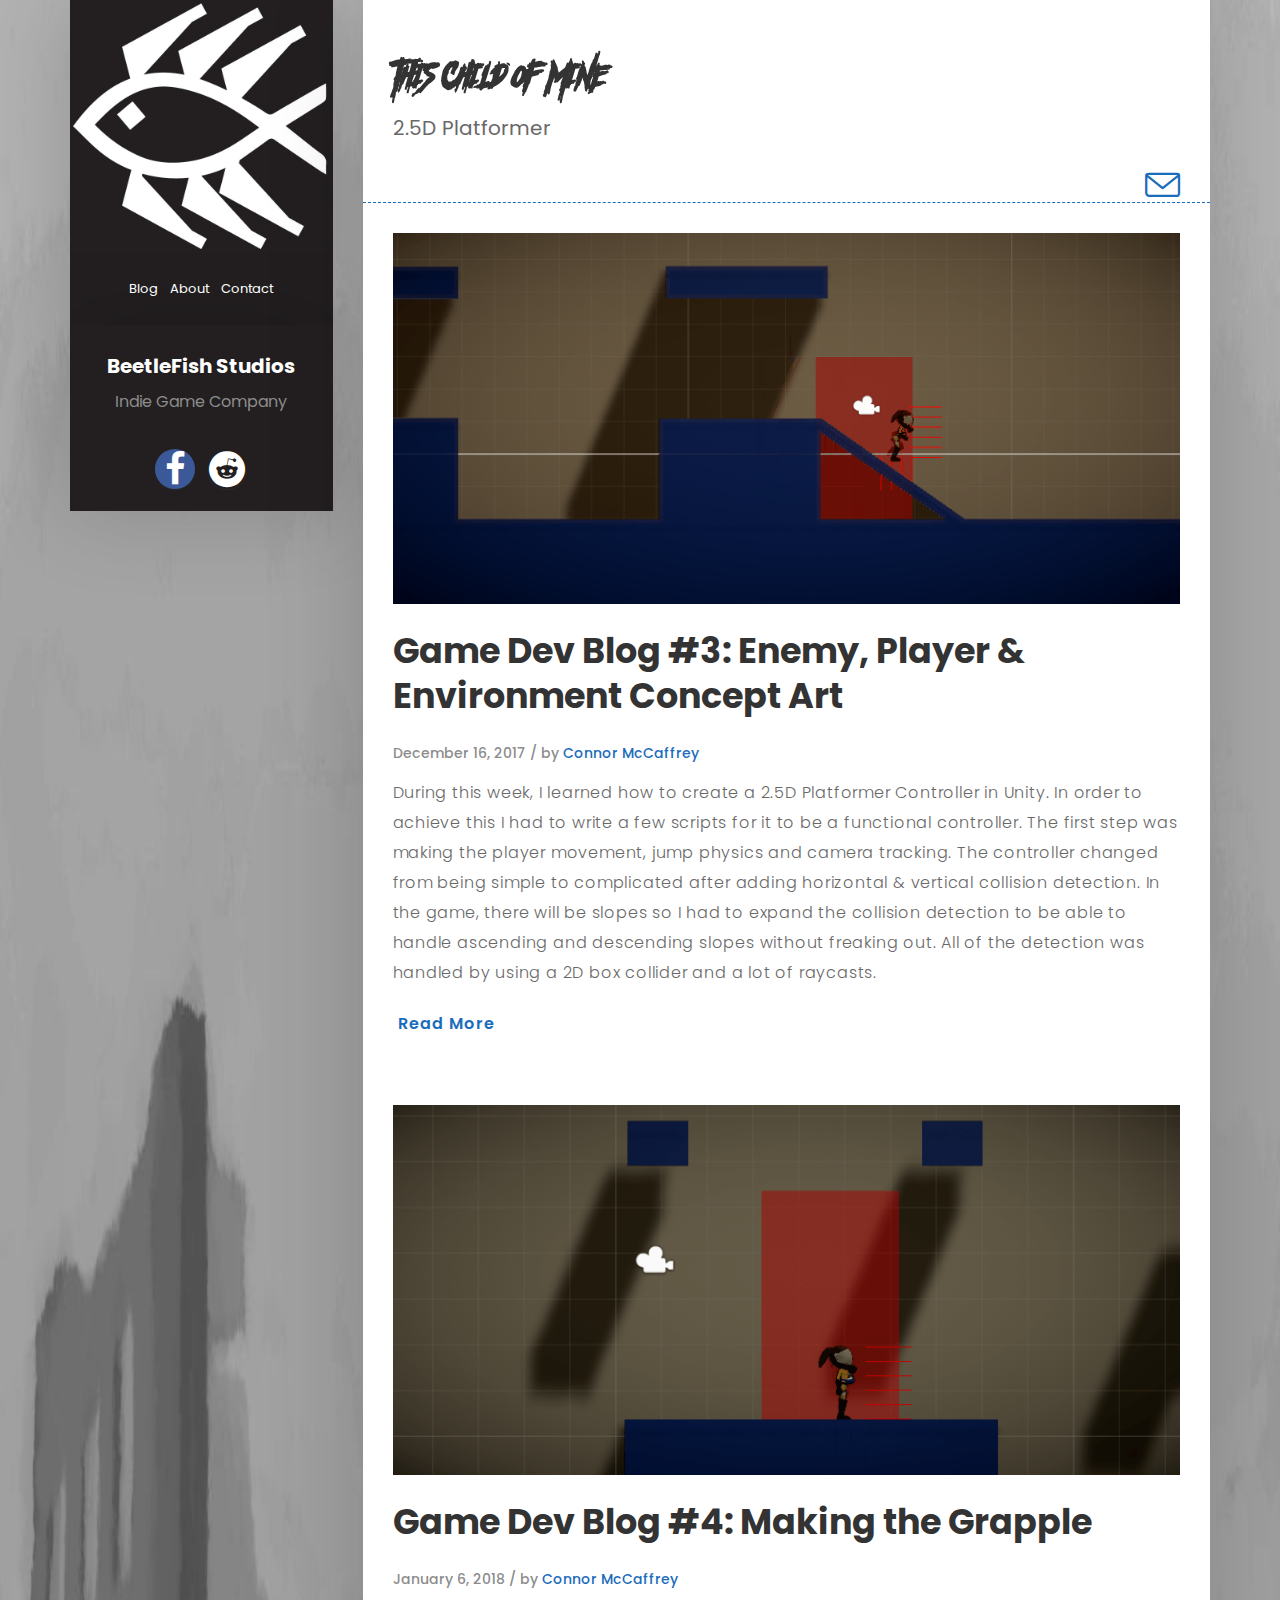
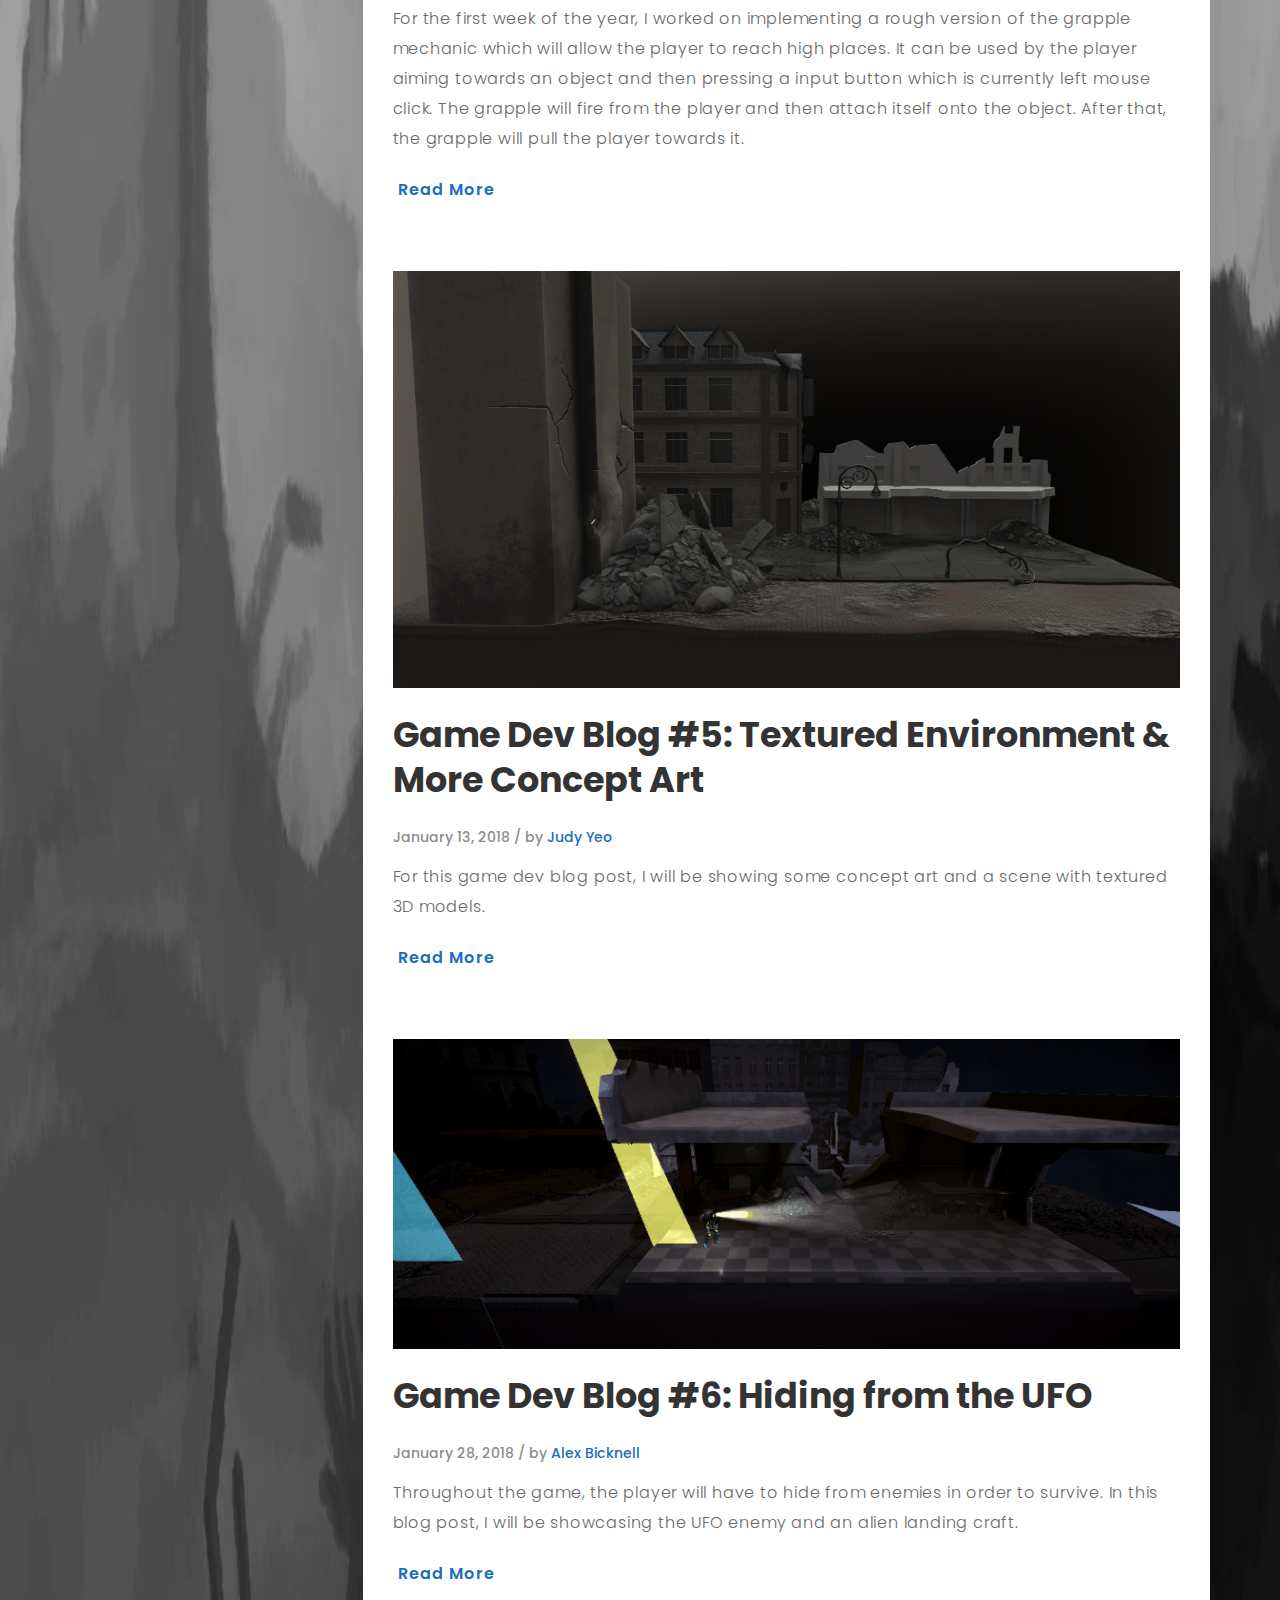
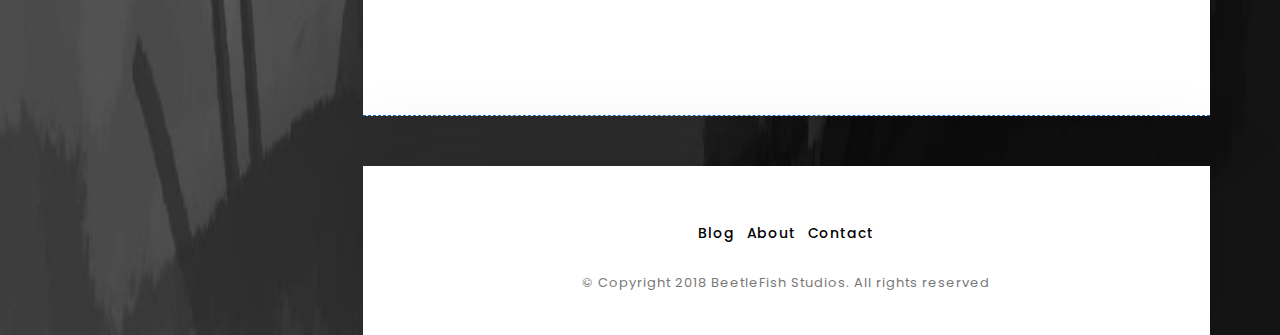
<file: index.html>
﻿<!DOCTYPE html>
<html lang="en" style= "background-color: black;">

  <head>
    
    <!-- Meta Tag -->
    <meta charset="UTF-8">
    <meta name="viewport" content="width=device-width, initial-scale=1.0">
    <meta http-equiv="X-UA-Compatible" content="IE=edge">
    
    <!-- SEO -->
    <meta name="description" content="150 words">
    <meta name="author" content="uipasta">
    <meta name="url" content="http://www.yourdomainname.com">
    <meta name="copyright" content="company name">
    <meta name="robots" content="index,follow">
    
    
    <title>BeetleFish Studios</title>
    
    <!-- Favicon -->
    <link rel="shortcut icon" href="images/favicon/favicon.ico">
    <link rel="apple-touch-icon" sizes="144x144" type="image/x-icon" href="images/favicon/apple-touch-icon.png">
    
    <!-- All CSS Plugins -->
    <link rel="stylesheet" type="text/css" href="css/plugin.css">
    
    <!-- Main CSS Stylesheet -->
    <link rel="stylesheet" type="text/css" href="css/style.css">
    
    <!-- Google Web Fonts  -->
    <link rel="stylesheet" href="https://fonts.googleapis.com/css?family=Poppins:400,300,500,600,700">
    
    
    <!-- HTML5 shiv and Respond.js support IE8 or Older for HTML5 elements and media queries -->
    <!--[if lt IE 9]>
	   <script src="https://oss.maxcdn.com/html5shiv/3.7.3/html5shiv.min.js"></script>
	   <script src="https://oss.maxcdn.com/respond/1.4.2/respond.min.js"></script>
    <![endif]-->
    

  </head>

 <body>

	
     
	 <!-- Preloader Start -->
   <!-- <div class="preloader">
	   <div class="rounder"></div>
      </div>
      <!-- Preloader End -->
      
      
    
    
    <div id="main">
        <div class="container">
            <div class="row">                           
                 <!-- About Me (Left Sidebar) Start -->
                 <div class="col-md-3">
                   <div class="about-fixed">
                    
                    <div class="my-pic">
                        <img src="images/pictures/logo white.jpg" alt="">
                         <div id="menu" class="">
                           <ul class="menu-link">
                               <li><a href="index.html">Blog</a></li>
                               <li><a href="about.html">About</a></li>
                               <li><a href="contact.html">Contact</a></li>
                            </ul>
                         </div>
                        </div>
                                                               
                      <div class="my-detail">
                    	
                        <div class="white-spacing">
                            <h1>BeetleFish Studios</h1>
                            <span>Indie Game Company</span>
                        </div> 
                       
                       <ul class="social-icon">
                         <li><a href="https://www.facebook.com/BeetleFishStudios/" target="_blank" class="facebook"><i class="fa fa-facebook"></i></a></li>
                         <li><a href="https://www.reddit.com/user/beetlefishstudios" target="_blank" class="reddit"><i class="fa fa-reddit"></i></a></li>
                        </ul>

                    </div>
                  </div>
                </div>
                <!-- About Me (Left Sidebar) End -->
                
                
                
                
                 
                 <!-- Blog Post (Right Sidebar) Start -->
                 <div class="col-md-9">
                    <div class="col-md-12 page-body">
                    	<div class="row">
                    		
                            
                            <div class="sub-title">
                           		<h2>This Child of Mine</h2>
								<p style="font-size: 20px; color: #696868;">2.5D Platformer</p>
                                <a href="contact.html"><i class="icon-envelope"></i></a>
                             </div>
							 							                                                       
                            <div class="col-md-12 content-page">
                            	                                                                                                                                                                                                                    
				            <!-- Blog Post Start -->
								<div class="col-md-12 blog-post">
                                	<div class="post-image">
                                    	<img src="images/blog-banners/blog-banner-3.gif" alt="">                                       
                                    </div> 
                                    <div class="post-title">
                                      <a href="blog_post_3.html"><h1>Game Dev Blog #3: Enemy, Player & Environment Concept Art</h1></a>
                                    </div>  
                                    <div class="post-info">
                                    	<span>December 16, 2017 / by <a href="about.html" target="_blank">Connor McCaffrey</a></span>
                                    </div>  
									
                                    <p>During this week, I learned how to create a 2.5D Platformer Controller in Unity. In order to achieve this I had to write a few scripts for it to be a functional controller. The first step was making the player movement, jump physics and camera tracking. The controller changed from being simple to complicated after adding horizontal & vertical collision detection. In the game, there will be slopes so I had to expand the collision detection to be able to handle ascending and descending slopes without freaking out. All of the detection was handled by using a 2D box collider and a lot of raycasts.</p>        
									
                                    <a href="blog_post_3.html" class="button button-style button-anim fa fa-long-arrow-right"><span>Read More</span></a>
                                </div>
                                <!-- Blog Post End -->
								
							<!-- Blog Post Start -->
								<div class="col-md-12 blog-post">
                                	<div class="post-image">
                                    	<img src="images/blog-banners/blog-banner-4.gif" alt="">                                       
                                    </div> 
                                    <div class="post-title">
                                      <a href="blog_post_4.html"><h1>Game Dev Blog #4: Making the Grapple</h1></a>
                                    </div>  
                                    <div class="post-info">
                                    	<span>January 6, 2018 / by <a href="about.html" target="_blank">Connor McCaffrey</a></span>
                                    </div>  
                                    <p>For the first week of the year, I worked on implementing a rough version of the grapple mechanic which will allow the player to reach high places. It can be used by the player aiming towards an object and then pressing a input button which is currently left mouse click. The grapple will fire from the player and then attach itself onto the object. After that, the grapple will pull the player towards it.</p>                          			
                                    <a href="blog_post_4.html" class="button button-style button-anim fa fa-long-arrow-right"><span>Read More</span></a>
                                </div>
                                
								<!-- Blog Post End -->
								
							<!-- Blog Post Start -->
								<div class="col-md-12 blog-post">
                                	<div class="post-image">
                                    	<img src="images/blog-banners/blog-banner-5.png" alt="">                                       
                                    </div> 
                                    <div class="post-title">
                                      <a href="blog_post_5.html"><h1>Game Dev Blog #5: Textured Environment & More Concept Art</h1></a>
                                    </div>  
                                    <div class="post-info">
                                    	<span>January 13, 2018 / by <a href="about.html" target="_blank">Judy Yeo</a></span>
                                    </div>  
                                    <p>For this game dev blog post, I will be showing some concept art and a scene with textured 3D models.</p>                          			
                                    <a href="blog_post_5.html" class="button button-style button-anim fa fa-long-arrow-right"><span>Read More</span></a>
                                </div>
								
                                <!-- Blog Post End -->
								
								<!-- Blog Post Start -->
								<div class="col-md-12 blog-post">
                                	<div class="post-image">
                                    	<img src="images/blog-banners/blog-banner-6.gif" alt="">                                       
                                    </div> 
                                    <div class="post-title">
                                      <a href="blog_post_6.html"><h1>Game Dev Blog #6: Hiding from the UFO</h1></a>
                                    </div>  
                                    <div class="post-info">
                                    	<span>January 28, 2018 / by <a href="about.html" target="_blank">Alex Bicknell</a></span>
                                    </div>  
                                    <p>Throughout the game, the player will have to hide from enemies in order to survive. In this blog post, I will be showcasing the UFO enemy and an alien landing craft.</p>                          			
                                    <a href="blog_post_6.html" class="button button-style button-anim fa fa-long-arrow-right"><span>Read More</span></a>
                                </div>
								
									<!-- Blog Post End -->
								
							</div>
						</div> 
					</div>
                     
						<!-- Footer Start -->
                       <div class="col-md-12 page-body margin-top-50 footer">
                          <footer>
                          <ul class="menu-link2">
                               <li><a href="index.html">Blog</a></li>
                               <li><a href="about.html">About</a></li>
                               <li><a href="contact.html">Contact</a></li>
                            </ul>
                            
                          <p>© Copyright 2018 BeetleFish Studios. All rights reserved</p>
				                           
                         </footer>
                       </div>
                                        
                  <!-- Blog Post (Right Sidebar) End -->
                
            </div>
         </div>
      </div>           
    
    <!-- All Javascript Plugins  -->
    <script type="text/javascript" src="js/jquery.min.js"></script>
    <script type="text/javascript" src="js/plugin.js"></script>
    
    <!-- Main Javascript File  -->
    <script type="text/javascript" src="js/scripts.js"></script>

    
   </body>
 </html>
</file>
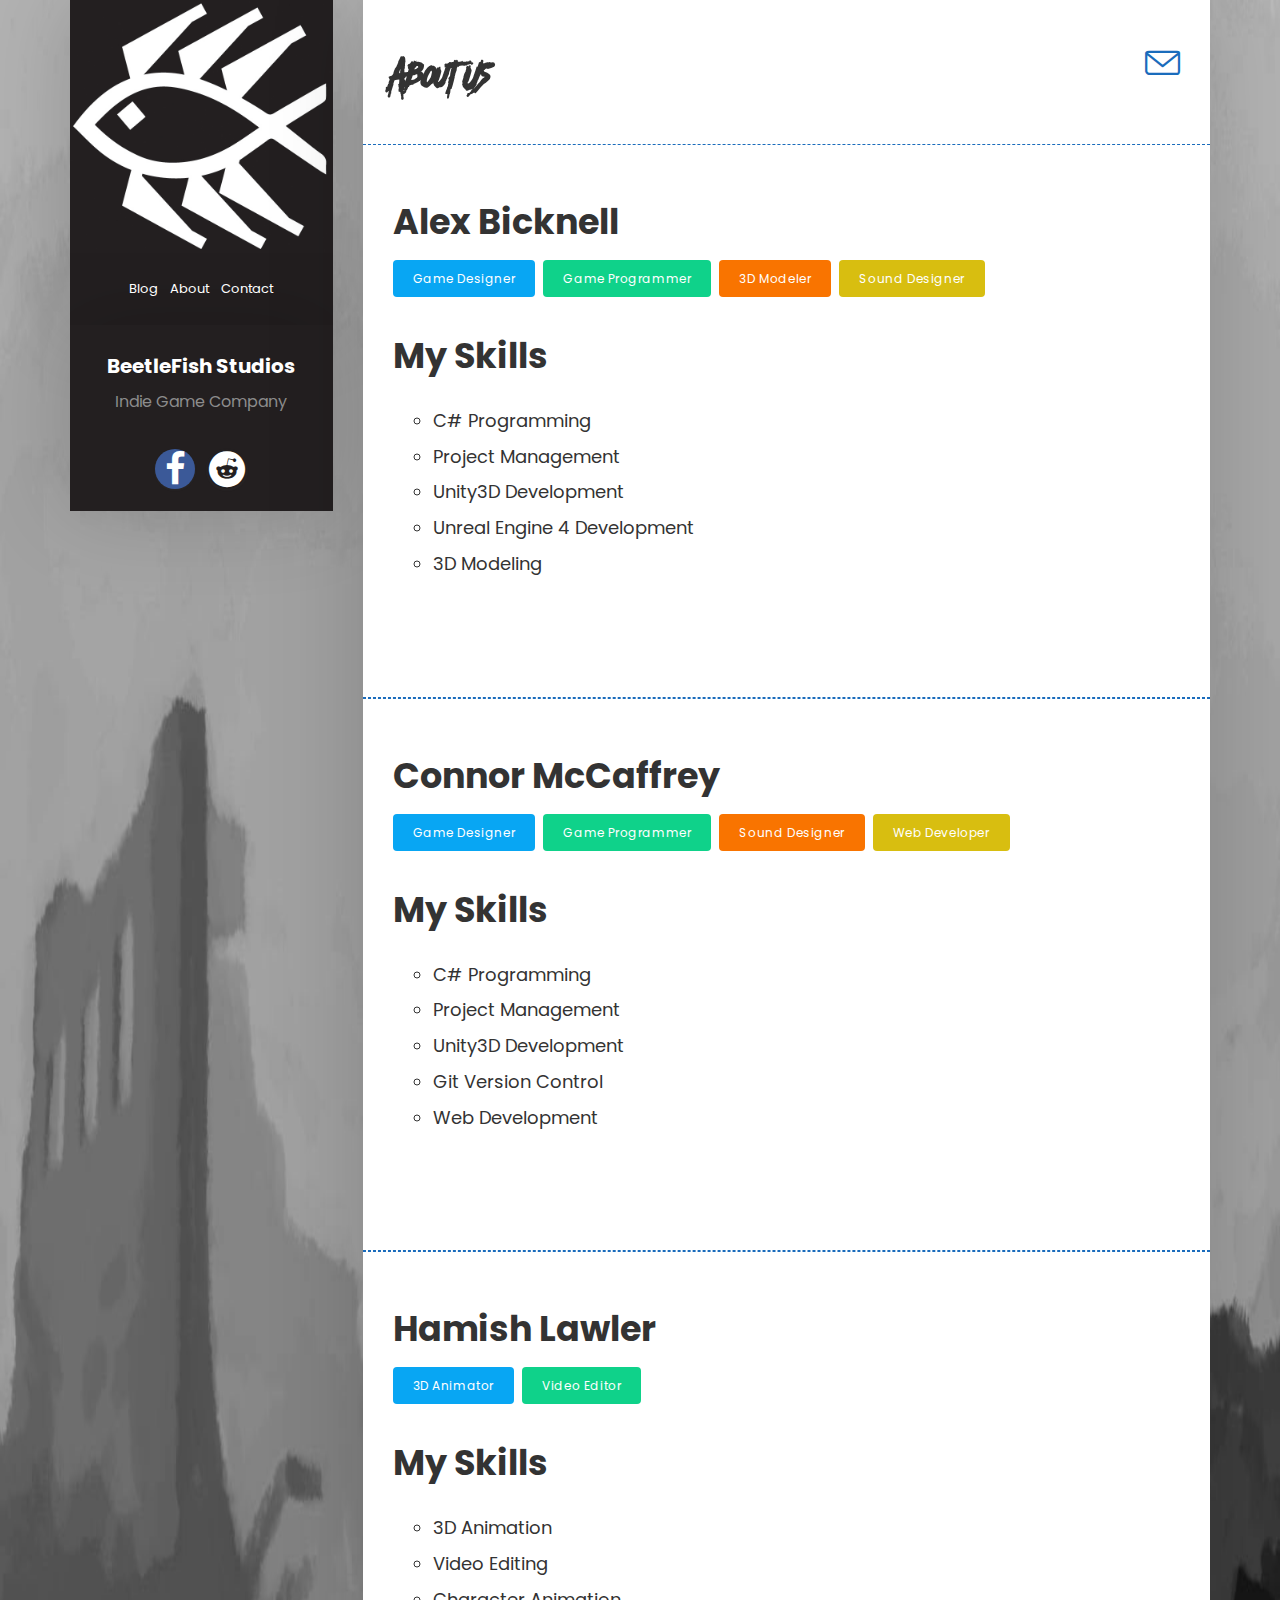
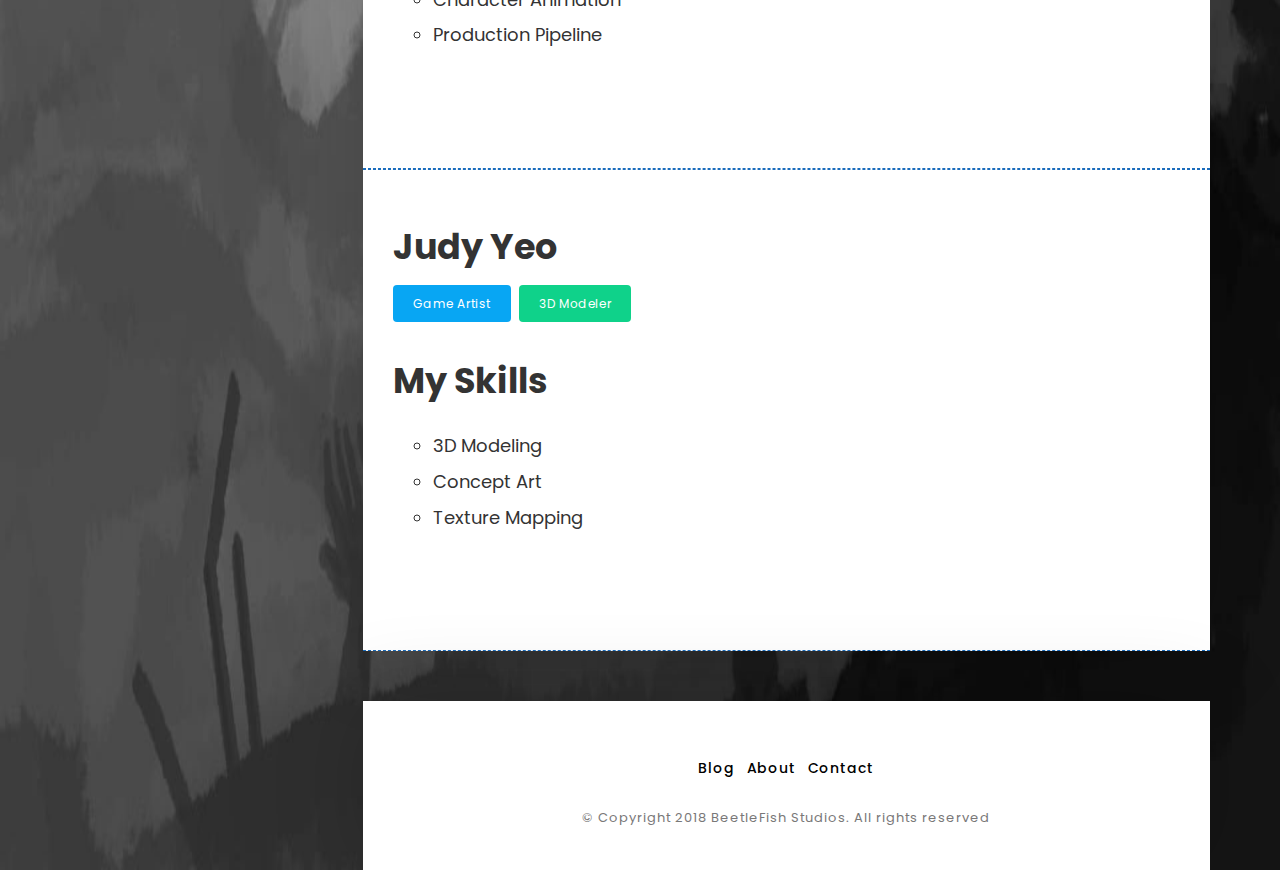
<file: about.html>
﻿<!DOCTYPE html>
<html lang="en">

  <head>
    
    <!-- Meta Tag -->
    <meta charset="UTF-8">
    <meta name="viewport" content="width=device-width, initial-scale=1.0">
    <meta http-equiv="X-UA-Compatible" content="IE=edge">
    
    <!-- SEO -->
    <meta name="description" content="150 words">
    <meta name="author" content="uipasta">
    <meta name="url" content="http://www.yourdomainname.com">
    <meta name="copyright" content="company name">
    <meta name="robots" content="index,follow">
    
    
    <title>BeetleFish Studios</title>
    
    <!-- Favicon -->
    <link rel="shortcut icon" href="images/favicon/favicon.ico">
    <link rel="apple-touch-icon" sizes="144x144" type="image/x-icon" href="images/favicon/apple-touch-icon.png">
    
    <!-- All CSS Plugins -->
    <link rel="stylesheet" type="text/css" href="css/plugin.css">
    
    <!-- Main CSS Stylesheet -->
    <link rel="stylesheet" type="text/css" href="css/style.css">
    
    <!-- Google Web Fonts  -->
    <link rel="stylesheet" href="https://fonts.googleapis.com/css?family=Poppins:400,300,500,600,700">
    
    
    <!-- HTML5 shiv and Respond.js support IE8 or Older for HTML5 elements and media queries -->
    <!--[if lt IE 9]>
	   <script src="https://oss.maxcdn.com/html5shiv/3.7.3/html5shiv.min.js"></script>
	   <script src="https://oss.maxcdn.com/respond/1.4.2/respond.min.js"></script>
    <![endif]-->
    

  </head>

 <body>

	
     
	 <!-- Preloader Start -->
   <!--  <div class="preloader">
	   <div class="rounder"></div>
      </div>
      <!-- Preloader End -->
      
      
    
    
    <div id="main">
        <div class="container">
            <div class="row">
            	
               
                 
                 <!-- About Me (Left Sidebar) Start -->
                 <div class="col-md-3">
                   <div class="about-fixed">
                    
                    <div class="my-pic">
                        <img src="images/pictures/logo white.jpg" alt="">
                         <div id="menu" class="">
                           <ul class="menu-link">
                               <li><a href="index.html">Blog</a></li>
                               <li><a href="about.html">About</a></li>
                               <li><a href="contact.html">Contact</a></li>
                            </ul>
                         </div>
                        </div>
                      
                      
                      
                      <div class="my-detail">
                    	
                        <div class="white-spacing">
                            <h1>BeetleFish Studios</h1>
                            <span>Indie Game Company</span>
                        </div> 
                       
                       <ul class="social-icon">
                         <li><a href="https://www.facebook.com/BeetleFishStudios/" target="_blank" class="facebook"><i class="fa fa-facebook"></i></a></li>
                         <li><a href="https://www.reddit.com/user/beetlefishstudios" target="_blank" class="reddit"><i class="fa fa-reddit"></i></a></li>
                        </ul>

                    </div>
                  </div>
                </div>
                <!-- About Me (Left Sidebar) End -->
                
                
                
                
                 
                 <!-- About Me (Right Sidebar) Start -->
                 <div class="col-md-9">
                    <div class="col-md-12 page-body">
                    	<div class="row">
                    		
                            
                            <div class="sub-title">
                           		<h2>About Us</h2>
                                <a href="contact.html"><i class="icon-envelope"></i></a>
                             </div>
                            
                            
                            <div class="col-md-12 content-page">
                              <div class="col-md-12 blog-post">
                            	
                                
                                <!-- My Intro Start -->
                                <div class="post-title margin-bottom-30">
                                    <h1>Alex Bicknell<span class="main-color"></span></h1>
                                    
                                    <ul class="knowledge">
							          <li class="bg-color-6">Game Designer</li>
                                      <li class="bg-color-4">Game Programmer</li>
                                      <li class="bg-color-5">3D Modeler</li>
                                      <li class="bg-color-3">Sound Designer</li>
                                    </ul>
                                     
                                   </div>
                                   <!-- My Intro End -->                                                                 
                                                                   
                                  <!-- My Service Start -->
                                  <div class="post-title">
                                    <h1>My <span class="main-color">Skills</span></h1> 
                                   </div>
                                   
                                  <div class="list list-style-2 margin-top-30">
                                    <ul>
                                      <li>C# Programming</li>
                                      <li>Project Management</li>
                                      <li>Unity3D Development</li>
									  <li>Unreal Engine 4 Development</li>
								      <li>3D Modeling</li>
                                     </ul>
                                   </div>
                                   <!-- My Service End --> 
                                  
                                </div>                                                              
                             </div>
							 
							<div class="col-md-12 content-page">
                              <div class="col-md-12 blog-post">
                            	
                                
                                <!-- My Intro Start -->
                                <div class="post-title margin-bottom-30">
                                    <h1>Connor McCaffrey<span class="main-color"></span></h1>
                                    
                                    <ul class="knowledge">
							          <li class="bg-color-6">Game Designer</li>
                                      <li class="bg-color-4">Game Programmer</li>
                                      <li class="bg-color-5">Sound Designer</li>
                                      <li class="bg-color-3">Web Developer</li>
                                    </ul>
                                     
                                   </div>
                                   <!-- My Intro End -->                                                                 
                                                                   
                                  <!-- My Service Start -->
                                  <div class="post-title">
                                    <h1>My <span class="main-color">Skills</span></h1> 
                                   </div>
                                   
                                  <div class="list list-style-2 margin-top-30">
                                    <ul>
                                      <li>C# Programming</li>
                                      <li>Project Management</li>
                                      <li>Unity3D Development</li>
								      <li>Git Version Control</li>
                                      <li>Web Development</li>
                                     </ul>
                                   </div>
                                   <!-- My Service End --> 
                                  
                                </div>  
                                
                                 <!-- <div class="col-md-12 text-center">
                                    <a href="contact.html" data-toggle="tooltip" data-placement="top" title="Check out my portfolio!" class="load-more-button">Portfolio</a>
                                   </div>   -->                                
                             </div>
							
							<div class="col-md-12 content-page">
                              <div class="col-md-12 blog-post">
                            	
                                
                                <!-- My Intro Start -->
                                <div class="post-title margin-bottom-30">
                                    <h1>Hamish Lawler<span class="main-color"></span></h1>
                                    
                                    <ul class="knowledge">
							          <li class="bg-color-6">3D Animator</li>
                                      <li class="bg-color-4">Video Editor</li>
                                    </ul>
                                     
                                   </div>
                                   <!-- My Intro End -->                                                                 
                                                                   
                                  <!-- My Service Start -->
                                  <div class="post-title">
                                    <h1>My <span class="main-color">Skills</span></h1> 
                                   </div>
                                   
                                  <div class="list list-style-2 margin-top-30">
                                    <ul>
                                      <li>3D Animation</li>
                                      <li>Video Editing</li>
                                      <li>Character Animation</li>
								      <li>Production Pipeline</li>
                                     </ul>
                                   </div>
                                   <!-- My Service End --> 
                                  
                                </div>  
                                
                                 <!-- <div class="col-md-12 text-center">
                                    <a href="contact.html" data-toggle="tooltip" data-placement="top" title="Check out my portfolio!" class="load-more-button">Portfolio</a>
                                   </div>   -->                                 
                             </div>
							 
							 
							 <div class="col-md-12 content-page">
                              <div class="col-md-12 blog-post">
                            	
                                
                                <!-- My Intro Start -->
                                <div class="post-title margin-bottom-30">
                                    <h1>Judy Yeo<span class="main-color"></span></h1>
                                    
                                    <ul class="knowledge">
							          <li class="bg-color-6">Game Artist</li>
									  <li class="bg-color-4">3D Modeler</li>
                                    </ul>
                                     
                                   </div>
                                   <!-- My Intro End -->                                                                 
                                                                   
                                  <!-- My Service Start -->
                                  <div class="post-title">
                                    <h1>My <span class="main-color">Skills</span></h1> 
                                   </div>
                                   
                                  <div class="list list-style-2 margin-top-30">
                                    <ul>
									  <li>3D Modeling</li>
                                      <li>Concept Art</li>
                                      <li>Texture Mapping</li>
                                     </ul>
                                   </div>
                                   <!-- My Service End --> 
                                  
                                </div>  
                                
                                 <!-- <div class="col-md-12 text-center">
                                    <a href="contact.html" data-toggle="tooltip" data-placement="top" title="Check out my portfolio!" class="load-more-button">Portfolio</a>
                                   </div>   -->                            
                             </div>
                              
                         </div>           
                    </div>
                                      
						<!-- Footer Start -->
                       <div class="col-md-12 page-body margin-top-50 footer">
                          <footer>
                          <ul class="menu-link2">
                               <li><a href="index.html">Blog</a></li>
                               <li><a href="about.html">About</a></li>
                               <li><a href="contact.html">Contact</a></li>
                            </ul>
                            
                          <p>© Copyright 2018 BeetleFish Studios. All rights reserved</p>
				                           
                         </footer>
                       </div>
                       <!-- Footer End -->
                  <!-- About Me (Right Sidebar) End -->
                
            </div>
         </div>
      </div>  
	</div>
    
    <!-- All Javascript Plugins  -->
    <script type="text/javascript" src="js/jquery.min.js"></script>
    <script type="text/javascript" src="js/plugin.js"></script>
    
    <!-- Main Javascript File  -->
    <script type="text/javascript" src="js/scripts.js"></script>

    
   </body>
 </html>
</file>
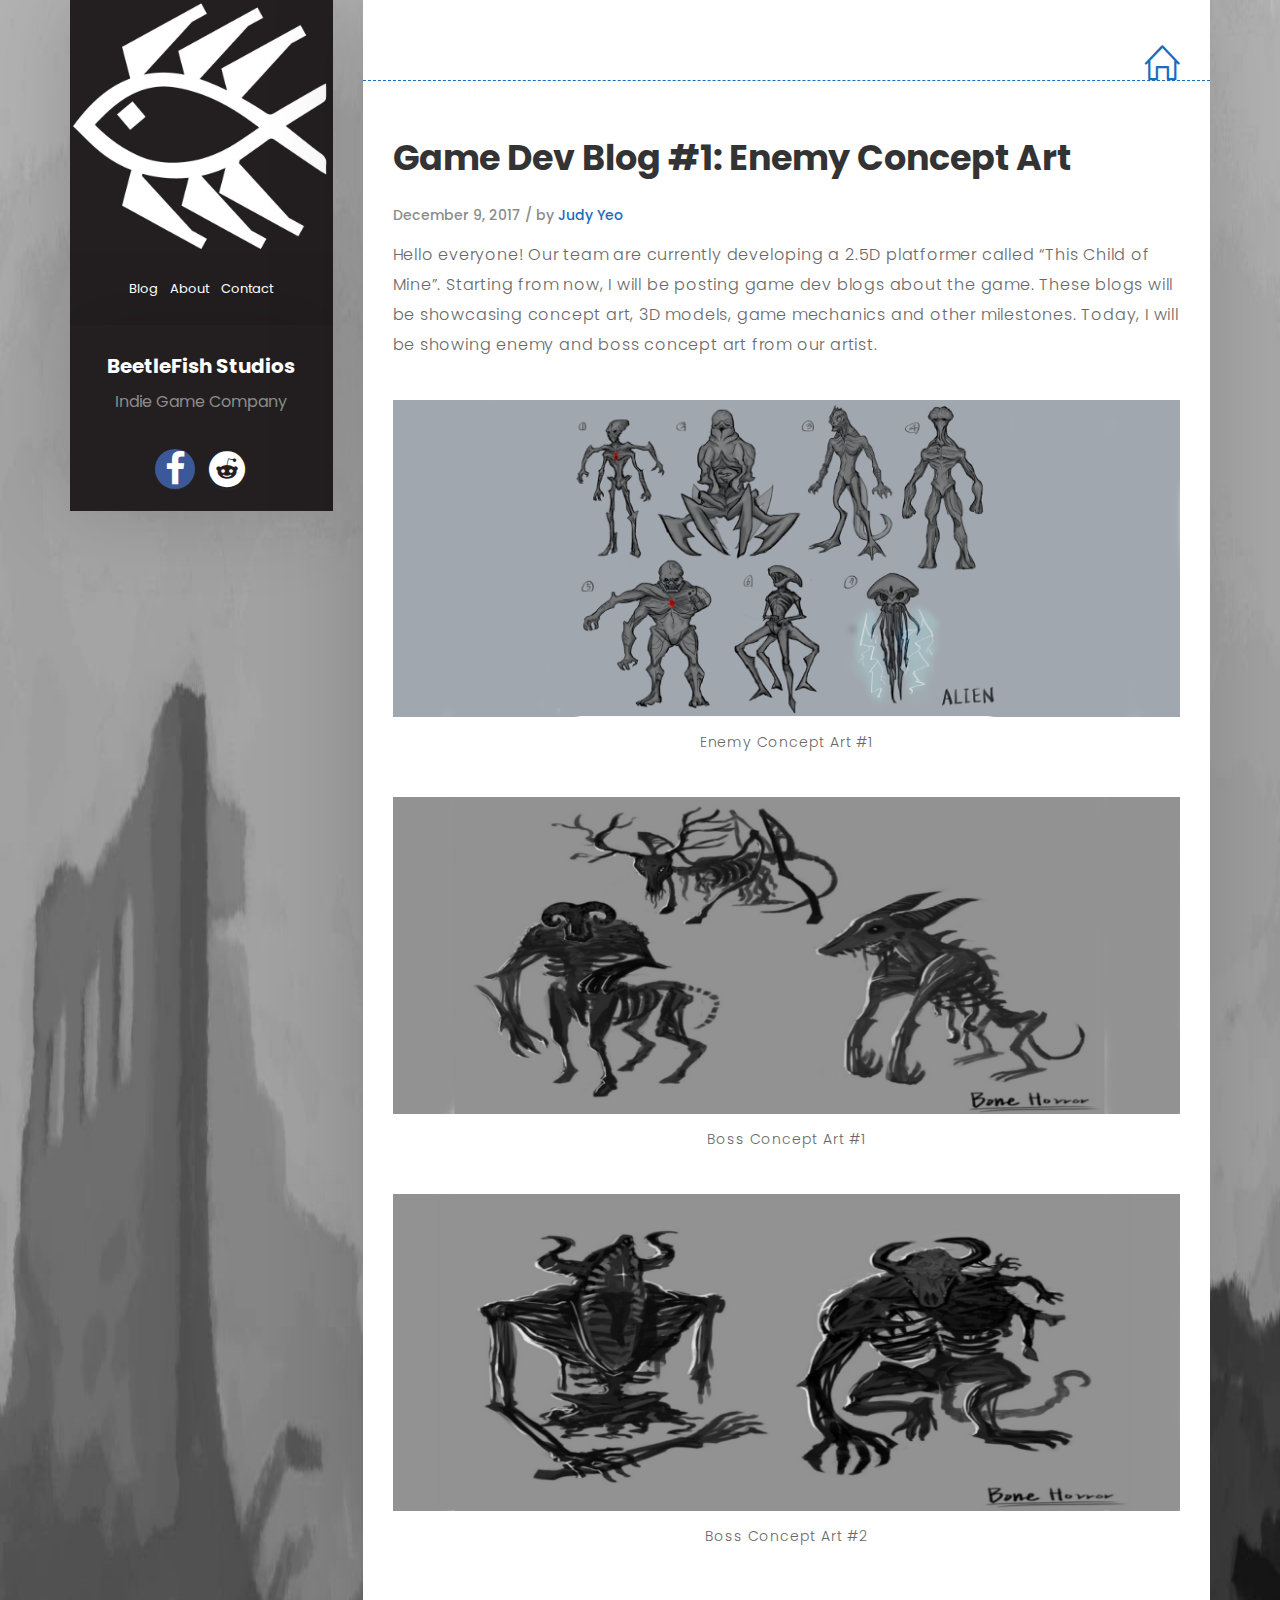
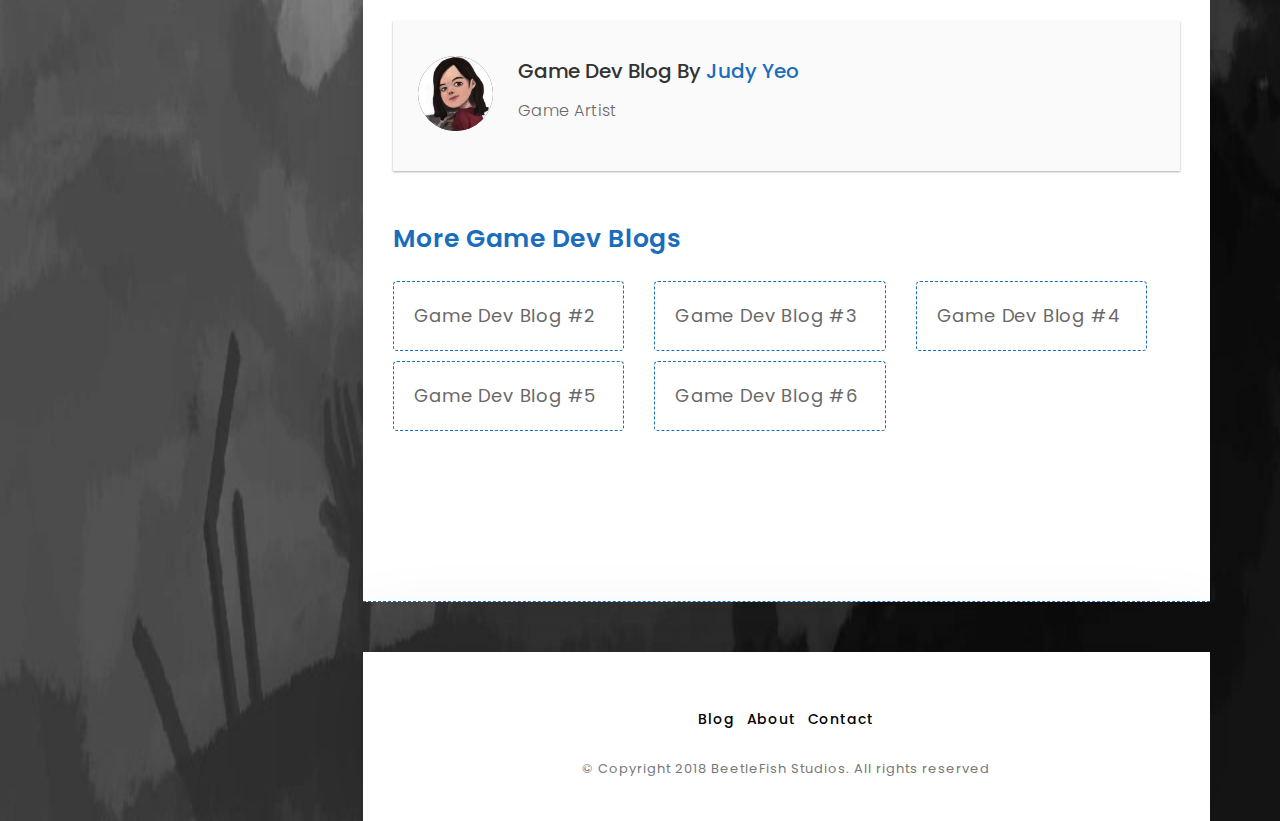
<file: blog_post_1.html>
﻿<!DOCTYPE html>
<html lang="en">

  <head>
    
    <!-- Meta Tag -->
    <meta charset="UTF-8">
    <meta name="viewport" content="width=device-width, initial-scale=1.0">
    <meta http-equiv="X-UA-Compatible" content="IE=edge">
    
    <!-- SEO -->
    <meta name="description" content="150 words">
    <meta name="author" content="uipasta">
    <meta name="url" content="http://www.yourdomainname.com">
    <meta name="copyright" content="company name">
    <meta name="robots" content="index,follow">
    
    
    <title>BeetleFish Studios</title>
    
    <!-- Favicon -->
    <link rel="shortcut icon" href="images/favicon/favicon.ico">
    <link rel="apple-touch-icon" sizes="144x144" type="image/x-icon" href="images/favicon/apple-touch-icon.png">
    
    <!-- All CSS Plugins -->
    <link rel="stylesheet" type="text/css" href="css/plugin.css">
    
    <!-- Main CSS Stylesheet -->
    <link rel="stylesheet" type="text/css" href="css/style.css">
    
    <!-- Google Web Fonts  -->
    <link rel="stylesheet" href="https://fonts.googleapis.com/css?family=Poppins:400,300,500,600,700">
    
    <!-- Syntax Highlighter  -->
    <link rel="stylesheet" type="text/css" href="css/syntax/shCore.css">
    <link rel="stylesheet" type="text/css" href="css/syntax/shThemeDefault.css">
    
    
    <!-- HTML5 shiv and Respond.js support IE8 or Older for HTML5 elements and media queries -->
    <!--[if lt IE 9]>
	   <script src="https://oss.maxcdn.com/html5shiv/3.7.3/html5shiv.min.js"></script>
	   <script src="https://oss.maxcdn.com/respond/1.4.2/respond.min.js"></script>
    <![endif]-->
    

  </head>

 <body>

	
     
	 <!-- Preloader Start -->
   <!--  <div class="preloader">
	   <div class="rounder"></div>
      </div>
      <!-- Preloader End -->
      
      
    
    
    <div id="main">
        <div class="container">
            <div class="row">
            	
               
                 
                 <!-- About Me (Left Sidebar) Start -->
                 <div class="col-md-3">
                   <div class="about-fixed">
                    
                    <div class="my-pic">
                        <img src="images/pictures/logo white.jpg" alt="">
                         <div id="menu" class="">
                           <ul class="menu-link">
                               <li><a href="index.html">Blog</a></li>
                               <li><a href="about.html">About</a></li>
                               <li><a href="contact.html">Contact</a></li>
                            </ul>
                         </div>
                        </div>
                      
                      
                      
                      <div class="my-detail">
                    	
                        <div class="white-spacing">
                            <h1>BeetleFish Studios</h1>
                            <span>Indie Game Company</span>
                        </div> 
                       
                       <ul class="social-icon">
                         <li><a href="https://www.facebook.com/BeetleFishStudios/" target="_blank" class="facebook"><i class="fa fa-facebook"></i></a></li>
                         <li><a href="https://www.reddit.com/user/beetlefishstudios" target="_blank" class="reddit"><i class="fa fa-reddit"></i></a></li>
                        </ul>

                    </div>
                  </div>
                </div>
                <!-- About Me (Left Sidebar) End -->
                
                
                
                
                 
                 <!-- Blog Post (Right Sidebar) Start -->
                 <div class="col-md-9">
                    <div class="col-md-12 page-body">
                    	<div class="row">
                    		
                            
                            <div class="sub-title">
								<a href="index.html"><i class="icon-home"></i></a>
                             </div>
                            
                            
                            <div class="col-md-12 content-page">
                              <div class="col-md-12 blog-post">
                            	
                                
                                <!-- Post Headline Start -->
                                <div class="post-title">
                                    <h1>Game Dev Blog #1: Enemy Concept Art</h1> 
                                   </div>
                                   <!-- Post Headline End -->
                                    
                                    
                                <!-- Post Detail Start -->
                                <div class="post-info">
                                    <span>December 9, 2017 / by <a href="contact.html" target="_blank">Judy Yeo</a></span>
                                   </div>
                                   <!-- Post Detail End -->
                                                                     
                                    <p>Hello everyone! Our team are currently developing a 2.5D platformer called “This Child of Mine”. Starting from now, I will be posting game dev blogs about the game. These blogs will be showcasing concept art, 3D models, game mechanics and other milestones. Today, I will be showing enemy and boss concept art from our artist.</p>
                                    
                                
                                <!-- Post Image Start -->
                                <div class="post-image margin-top-40 margin-bottom-40">
                                   <img src="images/blogs/blog1/blog_post_1.png" alt="">
                                   <p>Enemy Concept Art #1</p>                                      
                                  </div>
                                  <!-- Post Image End -->
								  
								<!-- Post Image Start -->
                                <div class="post-image margin-top-40 margin-bottom-40">
                                   <img src="images/blogs/blog1/blog_post_2.png" alt="">
                                   <p>Boss Concept Art #1</p>                                      
                                  </div>
                                  <!-- Post Image End -->
								  
								<!-- Post Image Start -->
                                <div class="post-image margin-top-40 margin-bottom-40">
                                   <img src="images/blogs/blog1/blog_post_3.png" alt="">
                                   <p>Boss Concept Art #2</p>                                      
                                  </div>
                                  <!-- Post Image End -->
                                                                                   
                                  <!-- Post Author Bio Box Start -->
                                  <div class="about-author margin-top-70 margin-bottom-50">
                                    
                                    <div class="picture">
                                      <img src="images/authors/author-judy.jpg" class="img-responsive" alt="">
                                     </div>
                                   
                                    <div class="c-padding">
                                       <h3>Game Dev Blog By <a href="index.html" target="_blank" data-toggle="tooltip" data-placement="top">Judy Yeo</a></h3>
                                       <p>Game Artist</p>
                                      </div>
                                    </div>
                                    <!-- Post Author Bio Box End -->
                                                                                                                                            
                                  <!-- More Game Dev Blogs Start -->
                                  <div class="you-may-also-like margin-top-50 margin-bottom-50">
                                    <h3>More Game Dev Blogs</h3>
                                     <div class="row">
                                 
                                    <div class="col-md-4 col-sm-6 col-xs-12">
                                      <a href="blog_post_2.html"><p>Game Dev Blog #2</p></a>
                                     </div>
									 
									<div class="col-md-4 col-sm-6 col-xs-12">
                                      <a href="blog_post_3.html"><p>Game Dev Blog #3</p></a>
                                     </div>
									 
									<div class="col-md-4 col-sm-6 col-xs-12">
                                      <a href="blog_post_4.html"><p>Game Dev Blog #4</p></a>
                                     </div>
									 
									<div class="col-md-4 col-sm-6 col-xs-12">
                                      <a href="blog_post_5.html"><p>Game Dev Blog #5</p></a>
                                     </div>
									 
									<div class="col-md-4 col-sm-6 col-xs-12">
                                      <a href="blog_post_6.html"><p>Game Dev Blog #6</p></a>
                                     </div>
                                    
                                    </div>
                                  </div>
                                  <!-- More Game Dev Blogs End -->
                                    
                                   
             
                                </div>    
                             </div>
                              
                         </div>
                                        
                         </div>
                     
                     
                       
                       <!-- Footer Start -->
                       <div class="col-md-12 page-body margin-top-50 footer">
                          <footer>
                          <ul class="menu-link2">
                               <li><a href="index.html">Blog</a></li>
                               <li><a href="about.html">About</a></li>
                               <li><a href="contact.html">Contact</a></li>
                            </ul>
                            
                          <p>© Copyright 2018 BeetleFish Studios. All rights reserved</p>
						  						 						                         
                         </footer>
                       </div>
                       <!-- Footer End -->
                     
                     
                  </div>
                  <!-- Blog Post (Right Sidebar) End -->
                
            </div>
         </div>
      </div>    
    
    <!-- All Javascript Plugins  -->
    <script type="text/javascript" src="js/jquery.min.js"></script>
    <script type="text/javascript" src="js/plugin.js"></script>
    
    <!-- Main Javascript File  -->
    <script type="text/javascript" src="js/scripts.js"></script>
    
    <!-- Syntax Highlighter Javascript File  -->
    <script type="text/javascript" src="js/syntax/shCore.js"></script>
    <script type="text/javascript" src="js/syntax/shBrushCss.js"></script>
    <script type="text/javascript" src="js/syntax/shBrushJScript.js"></script>
    <script type="text/javascript" src="js/syntax/shBrushPerl.js"></script>
    <script type="text/javascript" src="js/syntax/shBrushPhp.js"></script>
    <script type="text/javascript" src="js/syntax/shBrushPlain.js"></script>
    <script type="text/javascript" src="js/syntax/shBrushPython.js"></script>
    <script type="text/javascript" src="js/syntax/shBrushRuby.js"></script>
    <script type="text/javascript" src="js/syntax/shBrushSql.js"></script>
    <script type="text/javascript" src="js/syntax/shBrushVb.js"></script>
    <script type="text/javascript" src="js/syntax/shBrushXml.js"></script>
    
	<!-- Syntax Highlighter Call Function -->
	<script type="text/javascript">
		SyntaxHighlighter.config.clipboardSwf = 'js/syntax/clipboard.swf';
		SyntaxHighlighter.all();
	</script>

    
   </body>
 </html>
</file>
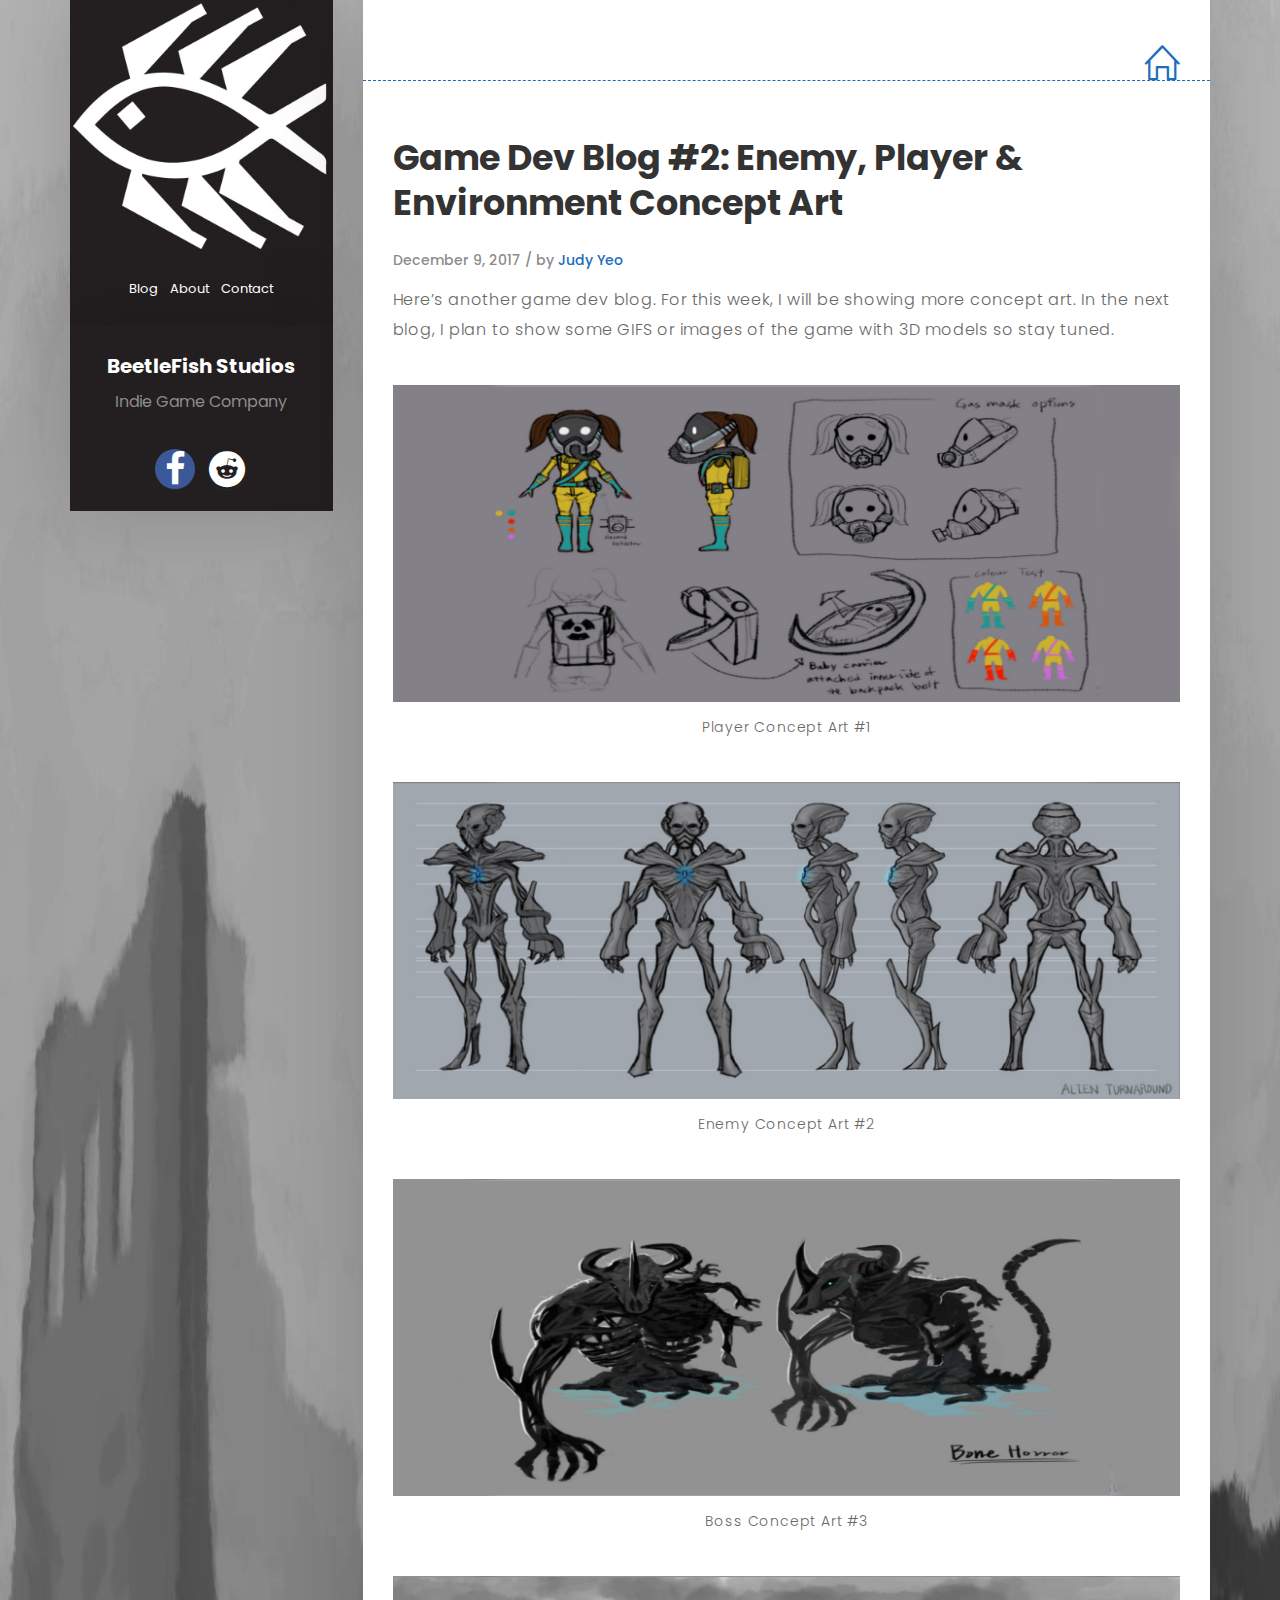
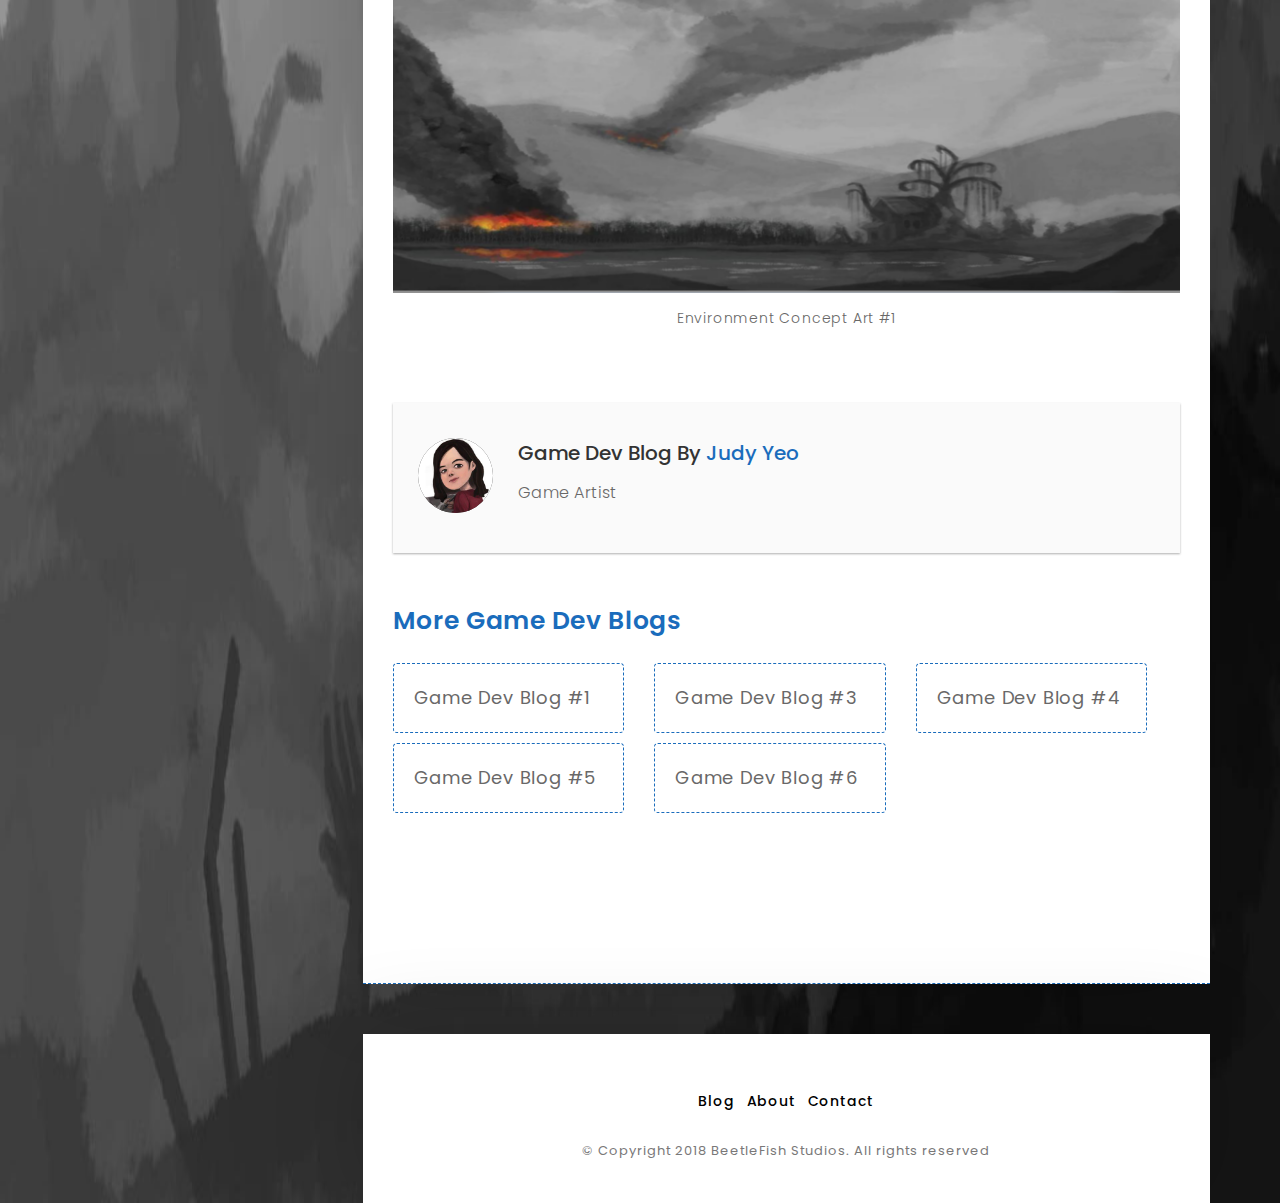
<file: blog_post_2.html>
﻿<!DOCTYPE html>
<html lang="en">

  <head>
    
    <!-- Meta Tag -->
    <meta charset="UTF-8">
    <meta name="viewport" content="width=device-width, initial-scale=1.0">
    <meta http-equiv="X-UA-Compatible" content="IE=edge">
    
    <!-- SEO -->
    <meta name="description" content="150 words">
    <meta name="author" content="uipasta">
    <meta name="url" content="http://www.yourdomainname.com">
    <meta name="copyright" content="company name">
    <meta name="robots" content="index,follow">
    
    
    <title>BeetleFish Studios</title>
    
    <!-- Favicon -->
    <link rel="shortcut icon" href="images/favicon/favicon.ico">
    <link rel="apple-touch-icon" sizes="144x144" type="image/x-icon" href="images/favicon/apple-touch-icon.png">
    
    <!-- All CSS Plugins -->
    <link rel="stylesheet" type="text/css" href="css/plugin.css">
    
    <!-- Main CSS Stylesheet -->
    <link rel="stylesheet" type="text/css" href="css/style.css">
    
    <!-- Google Web Fonts  -->
    <link rel="stylesheet" href="https://fonts.googleapis.com/css?family=Poppins:400,300,500,600,700">
    
    <!-- Syntax Highlighter  -->
    <link rel="stylesheet" type="text/css" href="css/syntax/shCore.css">
    <link rel="stylesheet" type="text/css" href="css/syntax/shThemeDefault.css">
    
    
    <!-- HTML5 shiv and Respond.js support IE8 or Older for HTML5 elements and media queries -->
    <!--[if lt IE 9]>
	   <script src="https://oss.maxcdn.com/html5shiv/3.7.3/html5shiv.min.js"></script>
	   <script src="https://oss.maxcdn.com/respond/1.4.2/respond.min.js"></script>
    <![endif]-->
    

  </head>

 <body>

	
     
	 <!-- Preloader Start -->
   <!--  <div class="preloader">
	   <div class="rounder"></div>
      </div>
      <!-- Preloader End -->
      
      
    
    
    <div id="main">
        <div class="container">
            <div class="row">
            	
               
                 
                 <!-- About Me (Left Sidebar) Start -->
                 <div class="col-md-3">
                   <div class="about-fixed">
                    
                    <div class="my-pic">
                        <img src="images/pictures/logo white.jpg" alt="">
                         <div id="menu" class="">
                           <ul class="menu-link">
                               <li><a href="index.html">Blog</a></li>
                               <li><a href="about.html">About</a></li>
                               <li><a href="contact.html">Contact</a></li>
                            </ul>
                         </div>
                        </div>
                      
                      
                      
                      <div class="my-detail">
                    	
                        <div class="white-spacing">
                            <h1>BeetleFish Studios</h1>
                            <span>Indie Game Company</span>
                        </div> 
                       
                       <ul class="social-icon">
                         <li><a href="https://www.facebook.com/BeetleFishStudios/" target="_blank" class="facebook"><i class="fa fa-facebook"></i></a></li>
                         <li><a href="https://www.reddit.com/user/beetlefishstudios" target="_blank" class="reddit"><i class="fa fa-reddit"></i></a></li>
                        </ul>

                    </div>
                  </div>
                </div>
                <!-- About Me (Left Sidebar) End -->
                
                
                
                
                 
                 <!-- Blog Post (Right Sidebar) Start -->
                 <div class="col-md-9">
                    <div class="col-md-12 page-body">
                    	<div class="row">
                    		
                            
                            <div class="sub-title">
								<a href="index.html"><i class="icon-home"></i></a>
                             </div>
                            
                            
                            <div class="col-md-12 content-page">
                              <div class="col-md-12 blog-post">
                            	
                                
                                <!-- Post Headline Start -->
                                <div class="post-title">
                                    <h1>Game Dev Blog #2: Enemy, Player & Environment Concept Art</h1> 
                                   </div>
                                   <!-- Post Headline End -->
                                    
                                    
                                <!-- Post Detail Start -->
                                <div class="post-info">
                                    <span>December 9, 2017 / by <a href="contact.html" target="_blank">Judy Yeo</a></span>
                                   </div>
                                   <!-- Post Detail End -->
                                                                     
                                    <p>Here’s another game dev blog. For this week, I will be showing more concept art. In the next blog, I plan to show some GIFS or images of the game with 3D models so stay tuned.</p>
                                    
                                
                                <!-- Post Image Start -->
                                <div class="post-image margin-top-40 margin-bottom-40">
                                   <img src="images/blogs/blog2/blog_post_1.png" alt="">
                                   <p>Player Concept Art #1</a></p>                                      
                                  </div>
                                  <!-- Post Image End -->
								  
								<!-- Post Image Start -->
                                <div class="post-image margin-top-40 margin-bottom-40">
                                   <img src="images/blogs/blog2/blog_post_2.png" alt="">
                                   <p>Enemy Concept Art #2</a></p>                                      
                                  </div>
                                  <!-- Post Image End -->
								  
								<!-- Post Image Start -->
                                <div class="post-image margin-top-40 margin-bottom-40">
                                   <img src="images/blogs/blog2/blog_post_3.png" alt="">
                                   <p>Boss Concept Art #3</a></p>                                      
                                  </div>
                                  <!-- Post Image End -->
								  
								<!-- Post Image Start -->
                                <div class="post-image margin-top-40 margin-bottom-40">
                                   <img src="images/blogs/blog2/blog_post_4.png" alt="">
                                   <p>Environment Concept Art #1</a></p>                                      
                                  </div>
                                  <!-- Post Image End -->
								  
                                                                                   
                                  <!-- Post Author Bio Box Start -->
                                  <div class="about-author margin-top-70 margin-bottom-50">
                                    
                                    <div class="picture">
                                      <img src="images/authors/author-judy.jpg" class="img-responsive" alt="">
                                     </div>
                                   
                                    <div class="c-padding">
                                       <h3>Game Dev Blog By <a href="index.html" target="_blank" data-toggle="tooltip" data-placement="top">Judy Yeo</a></h3>
                                       <p>Game Artist</p>
                                      </div>
                                    </div>
                                    <!-- Post Author Bio Box End -->
                                                                                                                                            
                                  <!-- More Game Dev Blogs Start -->
                                  <div class="you-may-also-like margin-top-50 margin-bottom-50">
                                    <h3>More Game Dev Blogs</h3>
                                     <div class="row">
                                 
                                    <div class="col-md-4 col-sm-6 col-xs-12">
                                      <a href="blog_post_1.html"><p>Game Dev Blog #1</p></a>
                                     </div>
									 									 
									<div class="col-md-4 col-sm-6 col-xs-12">
                                      <a href="blog_post_3.html"><p>Game Dev Blog #3</p></a>
                                     </div>
									 
									<div class="col-md-4 col-sm-6 col-xs-12">
                                      <a href="blog_post_4.html"><p>Game Dev Blog #4</p></a>
                                     </div>
									 
									<div class="col-md-4 col-sm-6 col-xs-12">
                                      <a href="blog_post_5.html"><p>Game Dev Blog #5</p></a>
                                     </div>
									 
									<div class="col-md-4 col-sm-6 col-xs-12">
                                      <a href="blog_post_6.html"><p>Game Dev Blog #6</p></a>
                                     </div>
                                    
                                    </div>
                                  </div>
                                  <!-- More Game Dev Blogs End -->
                                    
                                   
             
                                </div>    
                             </div>
                              
                         </div>
                                        
                         </div>
                     
                     
                       
                       <!-- Footer Start -->
                       <div class="col-md-12 page-body margin-top-50 footer">
                          <footer>
                          <ul class="menu-link2">
                               <li><a href="index.html">Blog</a></li>
                               <li><a href="about.html">About</a></li>
                               <li><a href="contact.html">Contact</a></li>
                            </ul>
                            
                          <p>© Copyright 2018 BeetleFish Studios. All rights reserved</p>
						  						 						                         
                         </footer>
                       </div>
                       <!-- Footer End -->
                     
                     
                  </div>
                  <!-- Blog Post (Right Sidebar) End -->
                
            </div>
         </div>
      </div>
    
    
    
    <!-- All Javascript Plugins  -->
    <script type="text/javascript" src="js/jquery.min.js"></script>
    <script type="text/javascript" src="js/plugin.js"></script>
    
    <!-- Main Javascript File  -->
    <script type="text/javascript" src="js/scripts.js"></script>
    
    <!-- Syntax Highlighter Javascript File  -->
    <script type="text/javascript" src="js/syntax/shCore.js"></script>
    <script type="text/javascript" src="js/syntax/shBrushCss.js"></script>
    <script type="text/javascript" src="js/syntax/shBrushJScript.js"></script>
    <script type="text/javascript" src="js/syntax/shBrushPerl.js"></script>
    <script type="text/javascript" src="js/syntax/shBrushPhp.js"></script>
    <script type="text/javascript" src="js/syntax/shBrushPlain.js"></script>
    <script type="text/javascript" src="js/syntax/shBrushPython.js"></script>
    <script type="text/javascript" src="js/syntax/shBrushRuby.js"></script>
    <script type="text/javascript" src="js/syntax/shBrushSql.js"></script>
    <script type="text/javascript" src="js/syntax/shBrushVb.js"></script>
    <script type="text/javascript" src="js/syntax/shBrushXml.js"></script>
    
	<!-- Syntax Highlighter Call Function -->
	<script type="text/javascript">
		SyntaxHighlighter.config.clipboardSwf = 'js/syntax/clipboard.swf';
		SyntaxHighlighter.all();
	</script>

    
   </body>
 </html>
</file>
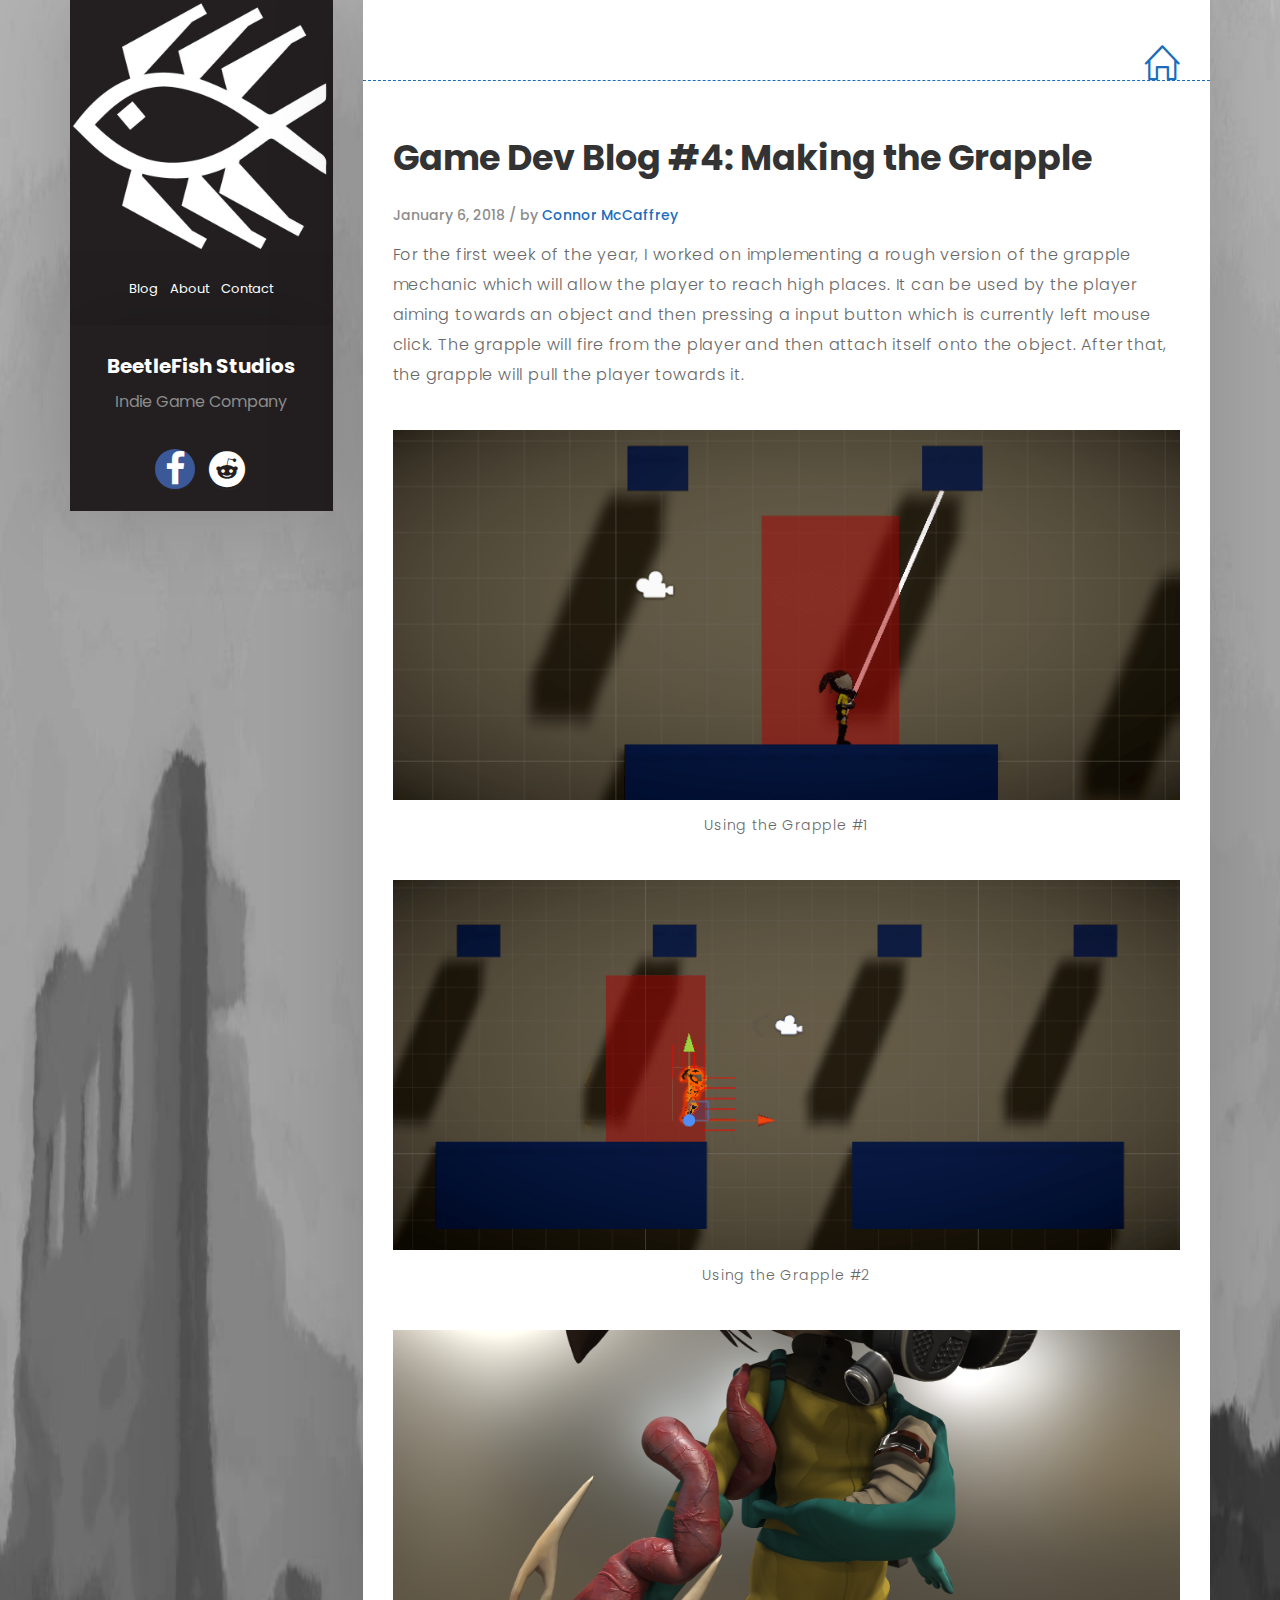
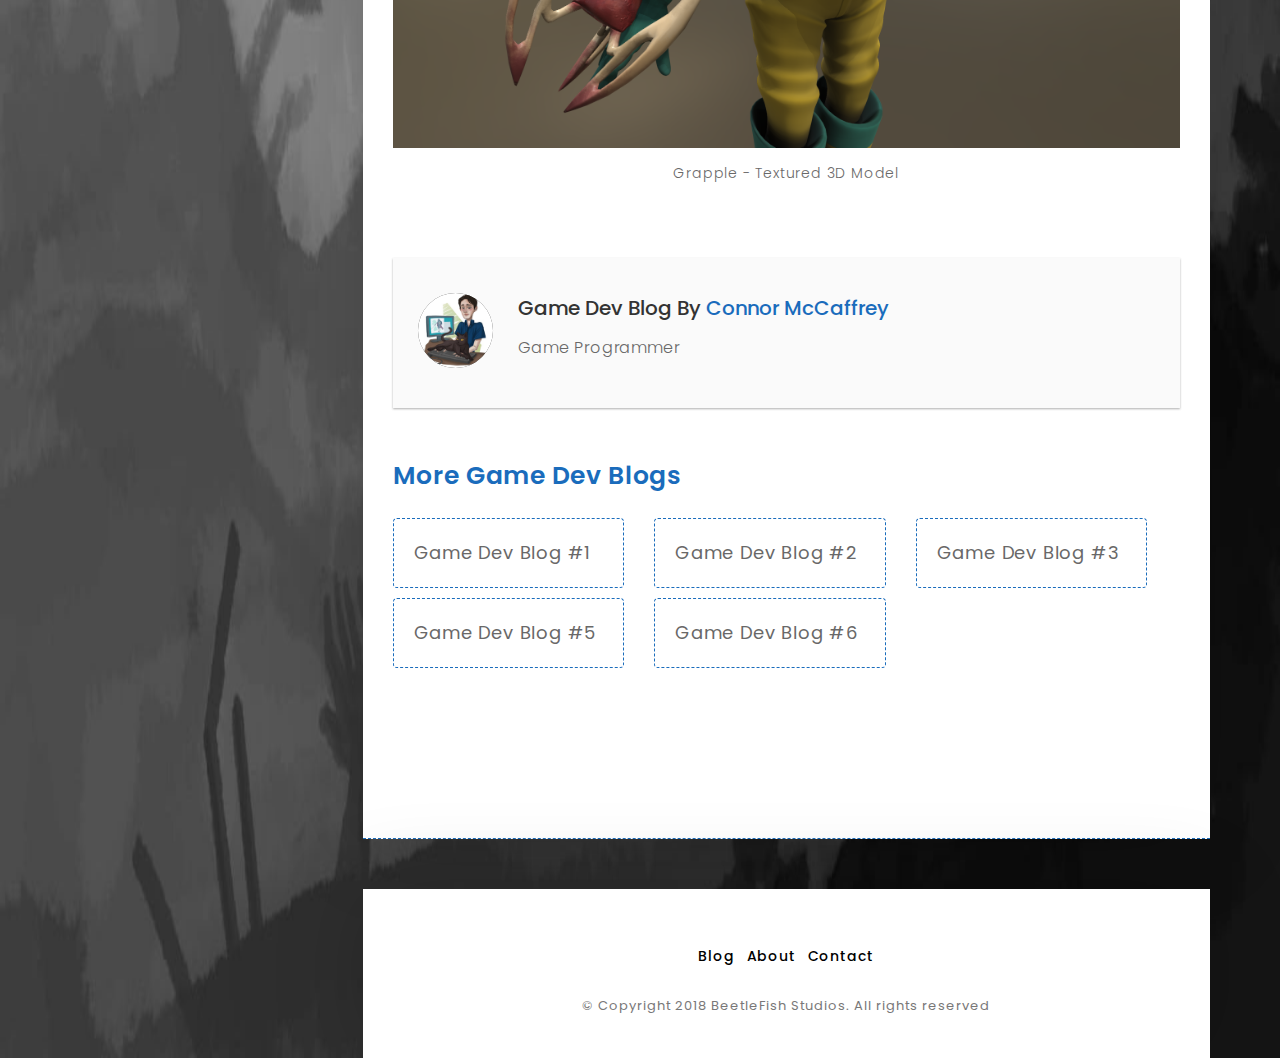
<file: blog_post_4.html>
﻿<!DOCTYPE html>
<html lang="en">

  <head>
    
    <!-- Meta Tag -->
    <meta charset="UTF-8">
    <meta name="viewport" content="width=device-width, initial-scale=1.0">
    <meta http-equiv="X-UA-Compatible" content="IE=edge">
    
    <!-- SEO -->
    <meta name="description" content="150 words">
    <meta name="author" content="uipasta">
    <meta name="url" content="http://www.yourdomainname.com">
    <meta name="copyright" content="company name">
    <meta name="robots" content="index,follow">
    
    
    <title>BeetleFish Studios</title>
    
    <!-- Favicon -->
    <link rel="shortcut icon" href="images/favicon/favicon.ico">
    <link rel="apple-touch-icon" sizes="144x144" type="image/x-icon" href="images/favicon/apple-touch-icon.png">
    
    <!-- All CSS Plugins -->
    <link rel="stylesheet" type="text/css" href="css/plugin.css">
    
    <!-- Main CSS Stylesheet -->
    <link rel="stylesheet" type="text/css" href="css/style.css">
    
    <!-- Google Web Fonts  -->
    <link rel="stylesheet" href="https://fonts.googleapis.com/css?family=Poppins:400,300,500,600,700">
    
    <!-- Syntax Highlighter  -->
    <link rel="stylesheet" type="text/css" href="css/syntax/shCore.css">
    <link rel="stylesheet" type="text/css" href="css/syntax/shThemeDefault.css">
    
    
    <!-- HTML5 shiv and Respond.js support IE8 or Older for HTML5 elements and media queries -->
    <!--[if lt IE 9]>
	   <script src="https://oss.maxcdn.com/html5shiv/3.7.3/html5shiv.min.js"></script>
	   <script src="https://oss.maxcdn.com/respond/1.4.2/respond.min.js"></script>
    <![endif]-->
    

  </head>

 <body>

	
     
	 <!-- Preloader Start -->
   <!--  <div class="preloader">
	   <div class="rounder"></div>
      </div>
      <!-- Preloader End -->
      
      
    
    
    <div id="main">
        <div class="container">
            <div class="row">
            	
               
                 
                 <!-- About Me (Left Sidebar) Start -->
                 <div class="col-md-3">
                   <div class="about-fixed">
                    
                    <div class="my-pic">
                        <img src="images/pictures/logo white.jpg" alt="">
                         <div id="menu" class="">
                           <ul class="menu-link">
                               <li><a href="index.html">Blog</a></li>
                               <li><a href="about.html">About</a></li>
                               <li><a href="contact.html">Contact</a></li>
                            </ul>
                         </div>
                        </div>
                      
                      
                      
                      <div class="my-detail">
                    	
                        <div class="white-spacing">
                            <h1>BeetleFish Studios</h1>
                            <span>Indie Game Company</span>
                        </div> 
                       
                       <ul class="social-icon">
                         <li><a href="https://www.facebook.com/BeetleFishStudios/" target="_blank" class="facebook"><i class="fa fa-facebook"></i></a></li>
                         <li><a href="https://www.reddit.com/user/beetlefishstudios" target="_blank" class="reddit"><i class="fa fa-reddit"></i></a></li>
                        </ul>

                    </div>
                  </div>
                </div>
                <!-- About Me (Left Sidebar) End -->
                
                
                
                
                 
                 <!-- Blog Post (Right Sidebar) Start -->
                 <div class="col-md-9">
                    <div class="col-md-12 page-body">
                    	<div class="row">
                    		
                            
                            <div class="sub-title">
								<a href="index.html"><i class="icon-home"></i></a>
                             </div>
                            
                            
                            <div class="col-md-12 content-page">
                              <div class="col-md-12 blog-post">
                            	
                                
                                <!-- Post Headline Start -->
                                <div class="post-title">
                                    <h1>Game Dev Blog #4: Making the Grapple</h1> 
                                   </div>
                                   <!-- Post Headline End -->
                                    
                                    
                                <!-- Post Detail Start -->
                                <div class="post-info">
                                    <span>January 6, 2018 / by <a href="contact.html" target="_blank">Connor McCaffrey</a></span>
                                   </div>
                                   <!-- Post Detail End -->
                                                                     
                                    <p>For the first week of the year, I worked on implementing a rough version of the grapple mechanic which will allow the player to reach high places. It can be used by the player aiming towards an object and then pressing a input button which is currently left mouse click. The grapple will fire from the player and then attach itself onto the object. After that, the grapple will pull the player towards it.</p>
                                    
                                
                                <!-- Post Image Start -->
                                <div class="post-image margin-top-40 margin-bottom-40">
                                   <img src="images/blogs/blog4/using_grapple_1.gif" alt="">
                                   <p>Using the Grapple #1</a></p>                                      
                                  </div>
                                  <!-- Post Image End -->
								  
								<!-- Post Image Start -->
                                <div class="post-image margin-top-40 margin-bottom-40">
                                   <img src="images/blogs/blog4/using_grapple_2.gif" alt="">
                                   <p>Using the Grapple #2</a></p>                                      
                                  </div>
                                  <!-- Post Image End -->
								  
								<!-- Post Image Start -->
                                <div class="post-image margin-top-40 margin-bottom-40">
                                   <img src="images/blogs/blog4/grapple_3d_model.png" alt="">
                                   <p>Grapple - Textured 3D Model</a></p>                                      
                                  </div>
                                  <!-- Post Image End -->								  								  
                                                                                   
                                  <!-- Post Author Bio Box Start -->
                                  <div class="about-author margin-top-70 margin-bottom-50">
                                    
                                    <div class="picture">
                                      <img src="images/authors/author-connor.jpg" class="img-responsive" alt="">
                                     </div>
                                   
                                    <div class="c-padding">
                                       <h3>Game Dev Blog By <a href="index.html" target="_blank" data-toggle="tooltip" data-placement="top">Connor McCaffrey</a></h3>
                                       <p>Game Programmer</p>
                                      </div>
                                    </div>
                                    <!-- Post Author Bio Box End -->
                                                                                                                                            
                                  <!-- More Game Dev Blogs Start -->
                                  <div class="you-may-also-like margin-top-50 margin-bottom-50">
                                    <h3>More Game Dev Blogs</h3>
                                     <div class="row">
                                 
                                    <div class="col-md-4 col-sm-6 col-xs-12">
                                      <a href="blog_post_1.html"><p>Game Dev Blog #1</p></a>
                                     </div>
									 									 
									<div class="col-md-4 col-sm-6 col-xs-12">
                                      <a href="blog_post_2.html"><p>Game Dev Blog #2</p></a>
                                     </div>									 
									 
									<div class="col-md-4 col-sm-6 col-xs-12">
                                      <a href="blog_post_3.html"><p>Game Dev Blog #3</p></a>
                                     </div>
									 
									<div class="col-md-4 col-sm-6 col-xs-12">
                                      <a href="blog_post_5.html"><p>Game Dev Blog #5</p></a>
                                     </div>
									 
									<div class="col-md-4 col-sm-6 col-xs-12">
                                      <a href="blog_post_6.html"><p>Game Dev Blog #6</p></a>
                                     </div>
                                    
                                    </div>
                                  </div>
                                  <!-- More Game Dev Blogs End -->
                                    
                                   
             
                                </div>    
                             </div>
                              
                         </div>
                                        
                         </div>
                     
                     
                       
                       <!-- Footer Start -->
                       <div class="col-md-12 page-body margin-top-50 footer">
                          <footer>
                          <ul class="menu-link2">
                               <li><a href="index.html">Blog</a></li>
                               <li><a href="about.html">About</a></li>
                               <li><a href="contact.html">Contact</a></li>
                            </ul>
                            
                          <p>© Copyright 2018 BeetleFish Studios. All rights reserved</p>
						  						 						                         
                         </footer>
                       </div>
                       <!-- Footer End -->
                     
                     
                  </div>
                  <!-- Blog Post (Right Sidebar) End -->
                
            </div>
         </div>
      </div>
    
    
    
    <!-- All Javascript Plugins  -->
    <script type="text/javascript" src="js/jquery.min.js"></script>
    <script type="text/javascript" src="js/plugin.js"></script>
    
    <!-- Main Javascript File  -->
    <script type="text/javascript" src="js/scripts.js"></script>
    
    <!-- Syntax Highlighter Javascript File  -->
    <script type="text/javascript" src="js/syntax/shCore.js"></script>
    <script type="text/javascript" src="js/syntax/shBrushCss.js"></script>
    <script type="text/javascript" src="js/syntax/shBrushJScript.js"></script>
    <script type="text/javascript" src="js/syntax/shBrushPerl.js"></script>
    <script type="text/javascript" src="js/syntax/shBrushPhp.js"></script>
    <script type="text/javascript" src="js/syntax/shBrushPlain.js"></script>
    <script type="text/javascript" src="js/syntax/shBrushPython.js"></script>
    <script type="text/javascript" src="js/syntax/shBrushRuby.js"></script>
    <script type="text/javascript" src="js/syntax/shBrushSql.js"></script>
    <script type="text/javascript" src="js/syntax/shBrushVb.js"></script>
    <script type="text/javascript" src="js/syntax/shBrushXml.js"></script>
    
	<!-- Syntax Highlighter Call Function -->
	<script type="text/javascript">
		SyntaxHighlighter.config.clipboardSwf = 'js/syntax/clipboard.swf';
		SyntaxHighlighter.all();
	</script>

    
   </body>
 </html>
</file>
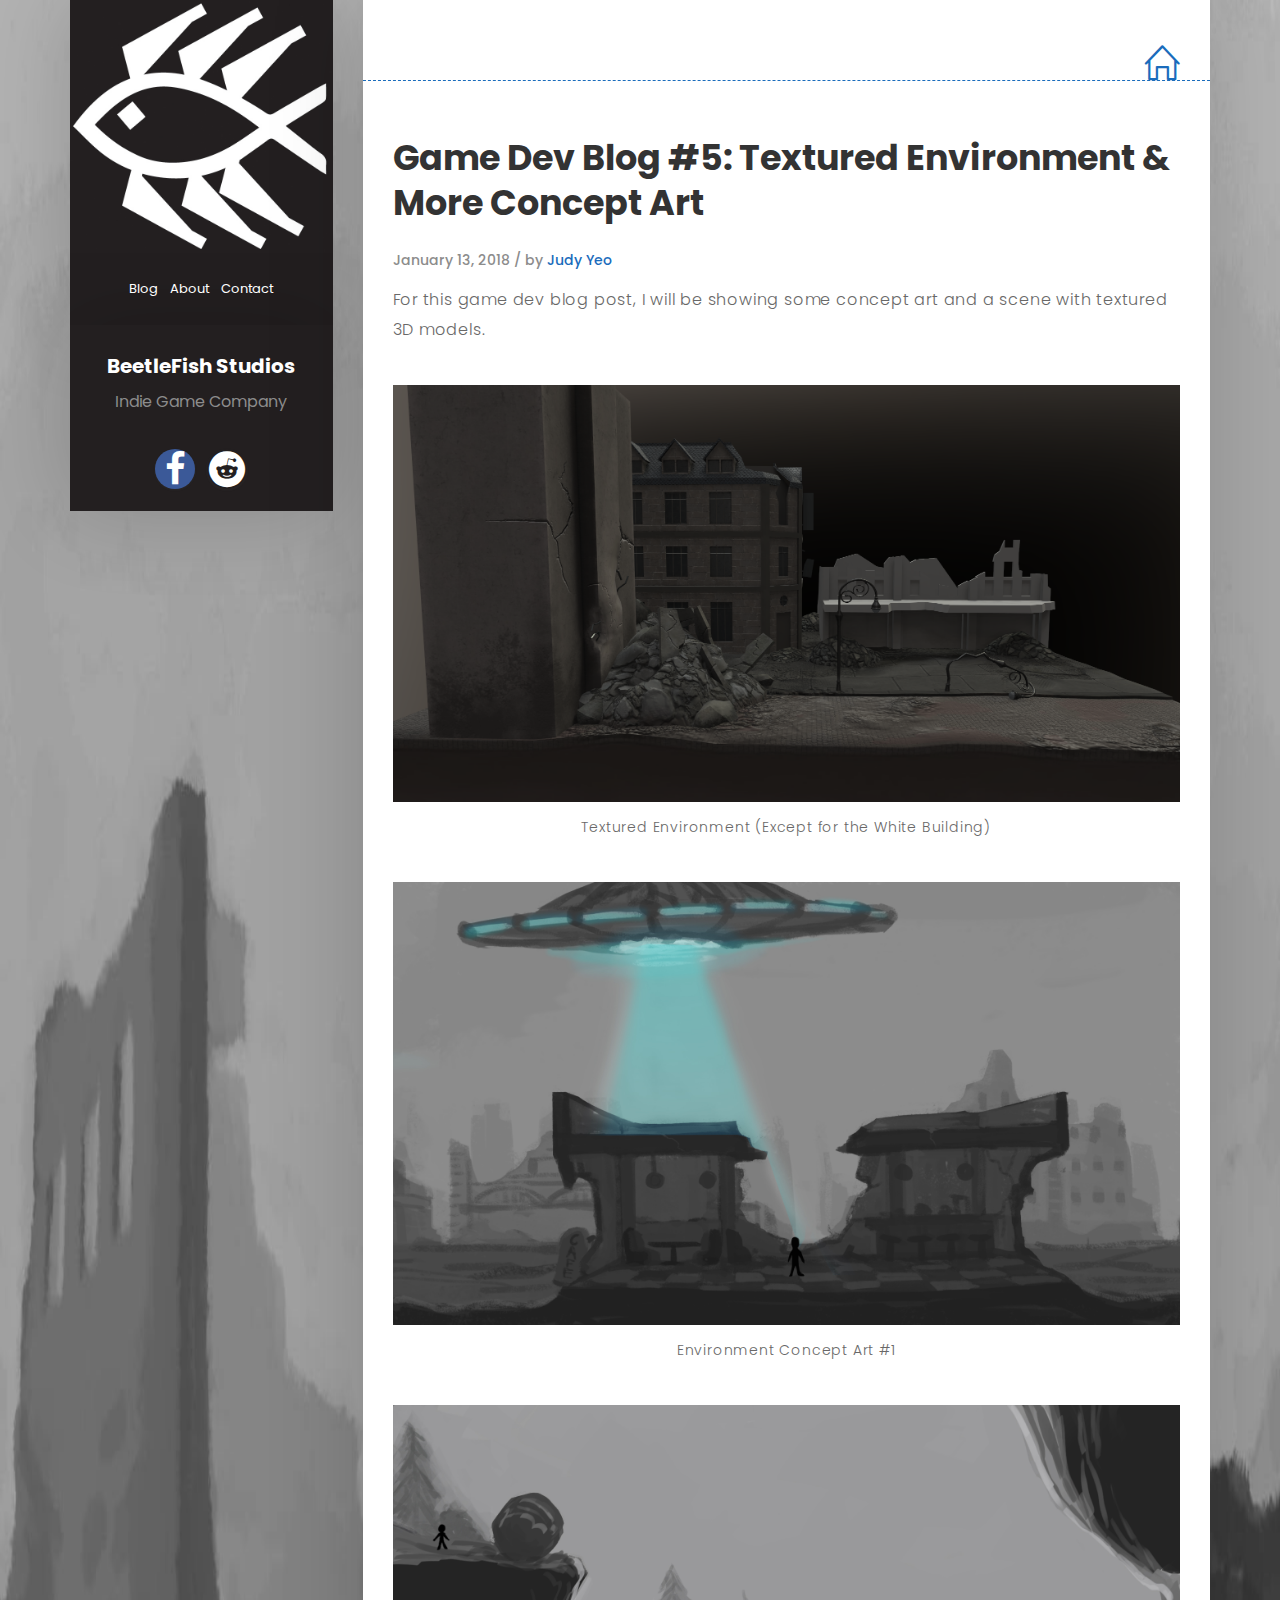
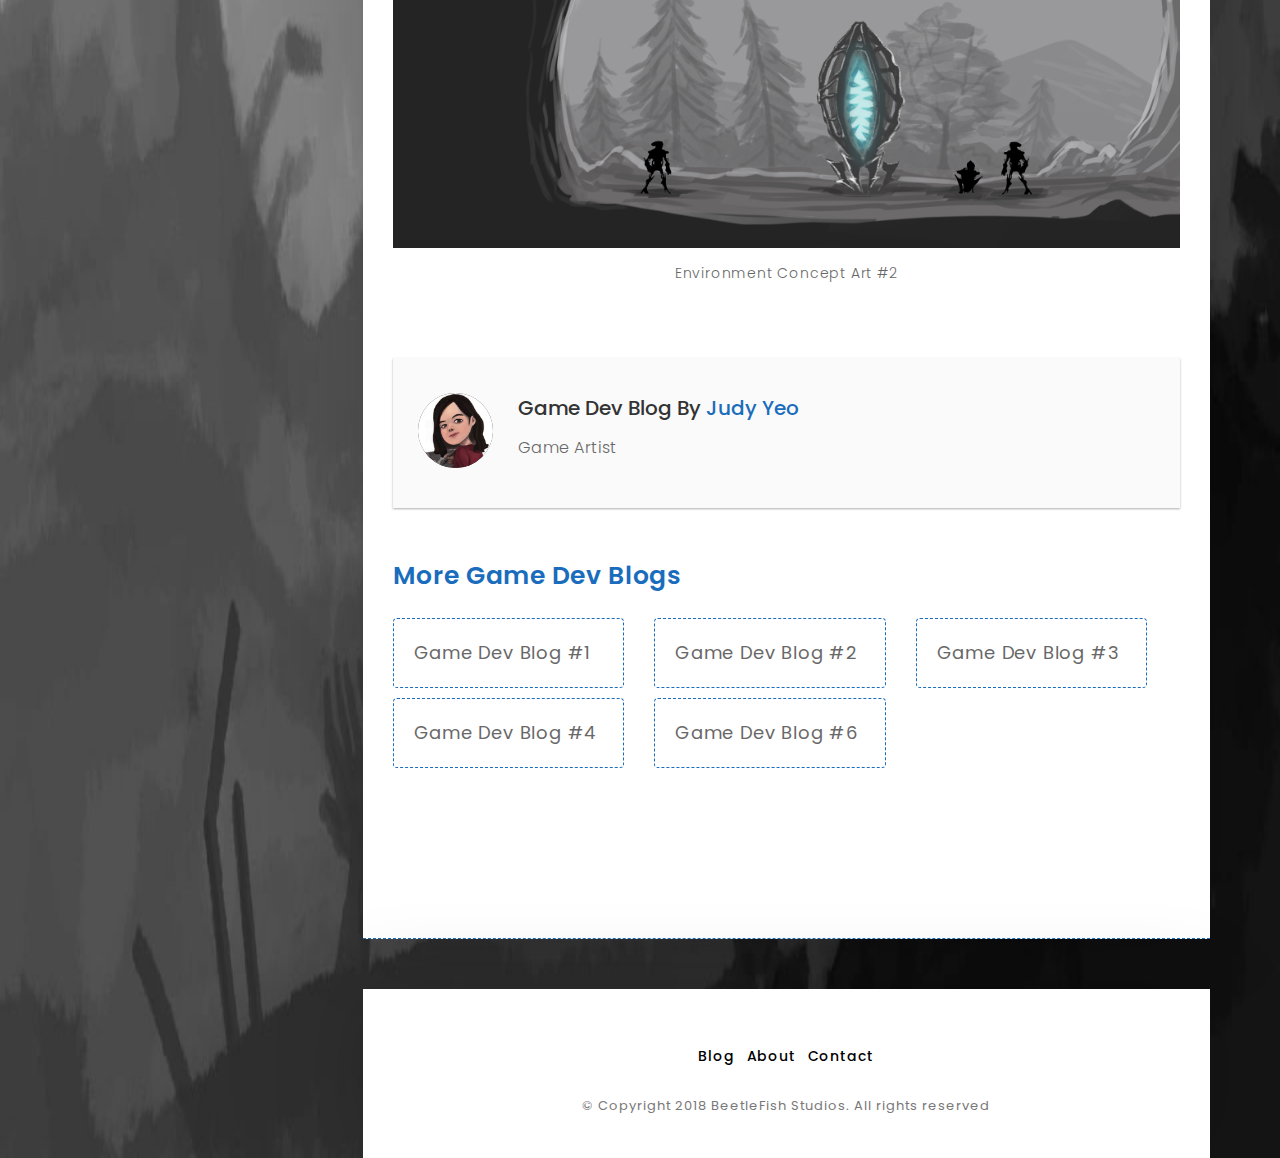
<file: blog_post_5.html>
﻿<!DOCTYPE html>
<html lang="en">

  <head>
    
    <!-- Meta Tag -->
    <meta charset="UTF-8">
    <meta name="viewport" content="width=device-width, initial-scale=1.0">
    <meta http-equiv="X-UA-Compatible" content="IE=edge">
    
    <!-- SEO -->
    <meta name="description" content="150 words">
    <meta name="author" content="uipasta">
    <meta name="url" content="http://www.yourdomainname.com">
    <meta name="copyright" content="company name">
    <meta name="robots" content="index,follow">
    
    
    <title>BeetleFish Studios</title>
    
    <!-- Favicon -->
    <link rel="shortcut icon" href="images/favicon/favicon.ico">
    <link rel="apple-touch-icon" sizes="144x144" type="image/x-icon" href="images/favicon/apple-touch-icon.png">
    
    <!-- All CSS Plugins -->
    <link rel="stylesheet" type="text/css" href="css/plugin.css">
    
    <!-- Main CSS Stylesheet -->
    <link rel="stylesheet" type="text/css" href="css/style.css">
    
    <!-- Google Web Fonts  -->
    <link rel="stylesheet" href="https://fonts.googleapis.com/css?family=Poppins:400,300,500,600,700">
    
    <!-- Syntax Highlighter  -->
    <link rel="stylesheet" type="text/css" href="css/syntax/shCore.css">
    <link rel="stylesheet" type="text/css" href="css/syntax/shThemeDefault.css">
    
    
    <!-- HTML5 shiv and Respond.js support IE8 or Older for HTML5 elements and media queries -->
    <!--[if lt IE 9]>
	   <script src="https://oss.maxcdn.com/html5shiv/3.7.3/html5shiv.min.js"></script>
	   <script src="https://oss.maxcdn.com/respond/1.4.2/respond.min.js"></script>
    <![endif]-->
    

  </head>

 <body>

	
     
	 <!-- Preloader Start -->
   <!--  <div class="preloader">
	   <div class="rounder"></div>
      </div>
      <!-- Preloader End -->
      
      
    
    
    <div id="main">
        <div class="container">
            <div class="row">
            	
               
                 
                 <!-- About Me (Left Sidebar) Start -->
                 <div class="col-md-3">
                   <div class="about-fixed">
                    
                    <div class="my-pic">
                        <img src="images/pictures/logo white.jpg" alt="">
                         <div id="menu" class="">
                           <ul class="menu-link">
                               <li><a href="index.html">Blog</a></li>
                               <li><a href="about.html">About</a></li>
                               <li><a href="contact.html">Contact</a></li>
                            </ul>
                         </div>
                        </div>
                      
                      
                      
                      <div class="my-detail">
                    	
                        <div class="white-spacing">
                            <h1>BeetleFish Studios</h1>
                            <span>Indie Game Company</span>
                        </div> 
                       
                       <ul class="social-icon">
                         <li><a href="https://www.facebook.com/BeetleFishStudios/" target="_blank" class="facebook"><i class="fa fa-facebook"></i></a></li>
                         <li><a href="https://www.reddit.com/user/beetlefishstudios" target="_blank" class="reddit"><i class="fa fa-reddit"></i></a></li>
                        </ul>

                    </div>
                  </div>
                </div>
                <!-- About Me (Left Sidebar) End -->
                
                
                
                
                 
                 <!-- Blog Post (Right Sidebar) Start -->
                 <div class="col-md-9">
                    <div class="col-md-12 page-body">
                    	<div class="row">
                    		
                            
                            <div class="sub-title">
								<a href="index.html"><i class="icon-home"></i></a>
                             </div>
                            
                            
                            <div class="col-md-12 content-page">
                              <div class="col-md-12 blog-post">
                            	
                                
                                <!-- Post Headline Start -->
                                <div class="post-title">
                                    <h1>Game Dev Blog #5: Textured Environment & More Concept Art</h1> 
                                   </div>
                                   <!-- Post Headline End -->
                                    
                                    
                                <!-- Post Detail Start -->
                                <div class="post-info">
                                    <span>January 13, 2018 / by <a href="contact.html" target="_blank">Judy Yeo</a></span>
                                   </div>
                                   <!-- Post Detail End -->
                                       
                                    <p>For this game dev blog post, I will be showing some concept art and a scene with textured 3D models.</p>    									                         
                                
                                <!-- Post Image Start -->
                                <div class="post-image margin-top-40 margin-bottom-40">
                                   <img src="images/blogs/blog5/environment_scene1_textured.png" alt="">
                                   <p>Textured Environment (Except for the White Building)</a></p>                                      
                                  </div>
                                  <!-- Post Image End -->
								  
								<!-- Post Image Start -->
                                <div class="post-image margin-top-40 margin-bottom-40">
                                   <img src="images/blogs/blog5/concept_art1.jpg" alt="">
                                   <p>Environment Concept Art #1</a></p>                                      
                                  </div>
                                  <!-- Post Image End -->
								  
								<!-- Post Image Start -->
                                <div class="post-image margin-top-40 margin-bottom-40">
                                   <img src="images/blogs/blog5/concept_art2.jpg" alt="">
                                   <p>Environment Concept Art #2</a></p>                                        
                                  </div>
                                  <!-- Post Image End -->
								  								                                                                                    
                                  <!-- Post Author Bio Box Start -->
                                  <div class="about-author margin-top-70 margin-bottom-50">
                                    
                                    <div class="picture">
                                      <img src="images/authors/author-judy.jpg" class="img-responsive" alt="">
                                     </div>
                                   
                                    <div class="c-padding">
                                       <h3>Game Dev Blog By <a href="index.html" target="_blank" data-toggle="tooltip" data-placement="top">Judy Yeo</a></h3>
                                       <p>Game Artist</p>
                                      </div>
                                    </div>
                                    <!-- Post Author Bio Box End -->
                                                                                                                                            
                                  <!-- More Game Dev Blogs Start -->
                                  <div class="you-may-also-like margin-top-50 margin-bottom-50">
                                    <h3>More Game Dev Blogs</h3>
                                     <div class="row">
                                 
                                    <div class="col-md-4 col-sm-6 col-xs-12">
                                      <a href="blog_post_1.html"><p>Game Dev Blog #1</p></a>
                                     </div>
									 									 
									<div class="col-md-4 col-sm-6 col-xs-12">
                                      <a href="blog_post_2.html"><p>Game Dev Blog #2</p></a>
                                     </div>									 
									 
									<div class="col-md-4 col-sm-6 col-xs-12">
                                      <a href="blog_post_3.html"><p>Game Dev Blog #3</p></a>
                                     </div>
									 
									<div class="col-md-4 col-sm-6 col-xs-12">
                                      <a href="blog_post_4.html"><p>Game Dev Blog #4</p></a>
                                     </div>
									 
									<div class="col-md-4 col-sm-6 col-xs-12">
                                      <a href="blog_post_6.html"><p>Game Dev Blog #6</p></a>
                                     </div>
                                    
                                    </div>
                                  </div>
                                  <!-- More Game Dev Blogs End -->
                                    
                                   
             
                                </div>    
                             </div>
                              
                         </div>
                                        
                         </div>
                     
                     
                       
                       <!-- Footer Start -->
                       <div class="col-md-12 page-body margin-top-50 footer">
                          <footer>
                          <ul class="menu-link2">
                               <li><a href="index.html">Blog</a></li>
                               <li><a href="about.html">About</a></li>
                               <li><a href="contact.html">Contact</a></li>
                            </ul>
                            
                          <p>© Copyright 2018 BeetleFish Studios. All rights reserved</p>
						  						 						                         
                         </footer>
                       </div>
                       <!-- Footer End -->
                     
                     
                  </div>
                  <!-- Blog Post (Right Sidebar) End -->
                
            </div>
         </div>
      </div>
    
    
    
    <!-- All Javascript Plugins  -->
    <script type="text/javascript" src="js/jquery.min.js"></script>
    <script type="text/javascript" src="js/plugin.js"></script>
    
    <!-- Main Javascript File  -->
    <script type="text/javascript" src="js/scripts.js"></script>
    
    <!-- Syntax Highlighter Javascript File  -->
    <script type="text/javascript" src="js/syntax/shCore.js"></script>
    <script type="text/javascript" src="js/syntax/shBrushCss.js"></script>
    <script type="text/javascript" src="js/syntax/shBrushJScript.js"></script>
    <script type="text/javascript" src="js/syntax/shBrushPerl.js"></script>
    <script type="text/javascript" src="js/syntax/shBrushPhp.js"></script>
    <script type="text/javascript" src="js/syntax/shBrushPlain.js"></script>
    <script type="text/javascript" src="js/syntax/shBrushPython.js"></script>
    <script type="text/javascript" src="js/syntax/shBrushRuby.js"></script>
    <script type="text/javascript" src="js/syntax/shBrushSql.js"></script>
    <script type="text/javascript" src="js/syntax/shBrushVb.js"></script>
    <script type="text/javascript" src="js/syntax/shBrushXml.js"></script>
    
	<!-- Syntax Highlighter Call Function -->
	<script type="text/javascript">
		SyntaxHighlighter.config.clipboardSwf = 'js/syntax/clipboard.swf';
		SyntaxHighlighter.all();
	</script>

    
   </body>
 </html>
</file>
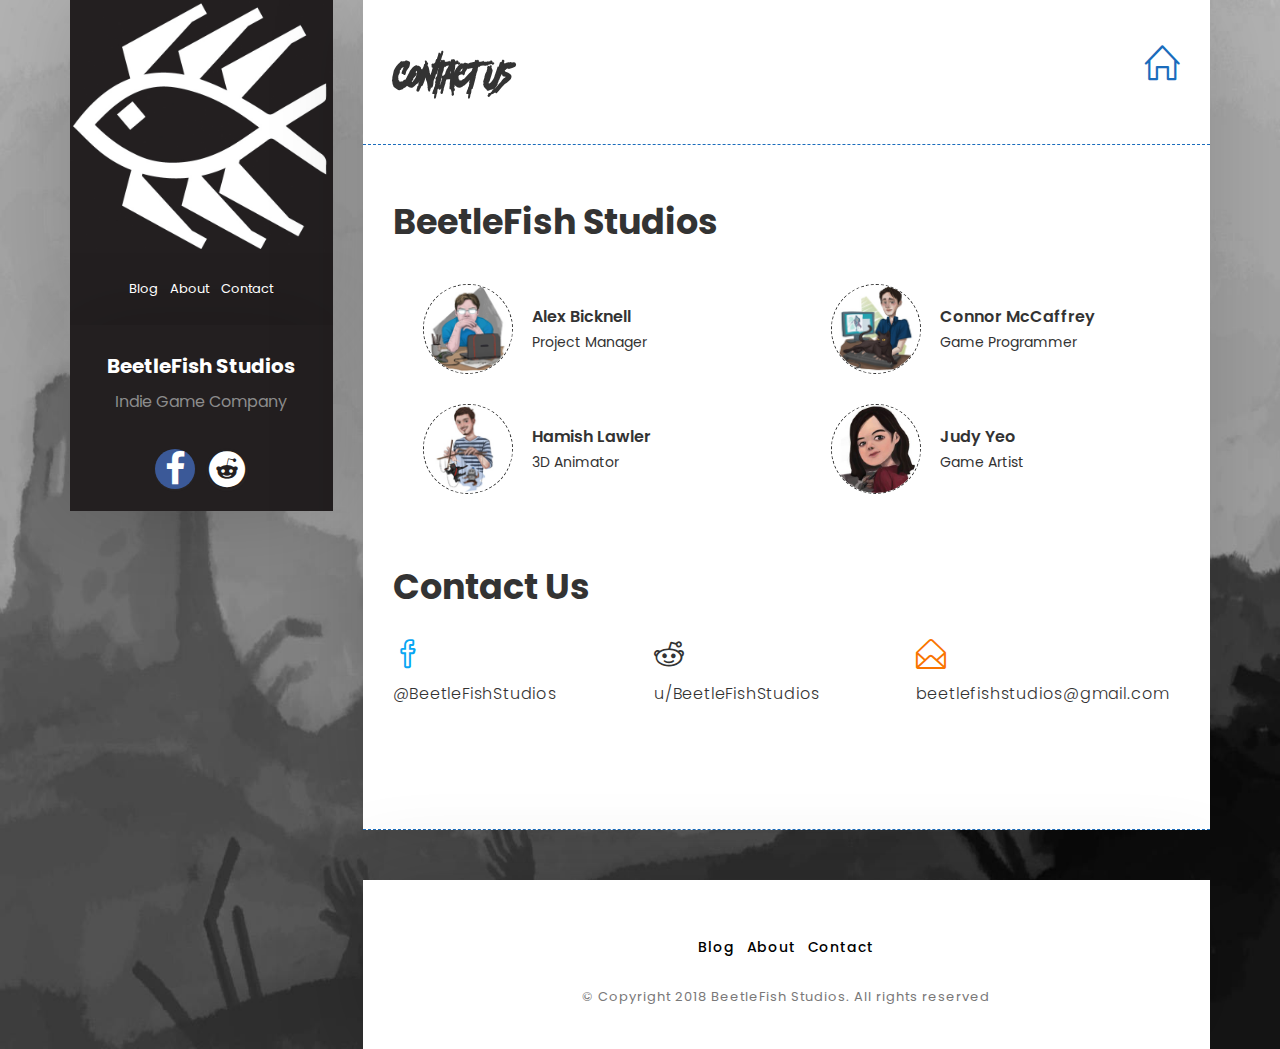
<file: contact.html>
﻿<!DOCTYPE html>
<html lang="en">

  <head>
    
    <!-- Meta Tag -->
    <meta charset="UTF-8">
    <meta name="viewport" content="width=device-width, initial-scale=1.0">
    <meta http-equiv="X-UA-Compatible" content="IE=edge">
    
    <!-- SEO -->
    <meta name="description" content="150 words">
    <meta name="author" content="uipasta">
    <meta name="url" content="http://www.yourdomainname.com">
    <meta name="copyright" content="company name">
    <meta name="robots" content="index,follow">
    
    
    <title>BeetleFish Studios</title>
    
    <!-- Favicon -->
    <link rel="shortcut icon" href="images/favicon/favicon.ico">
    <link rel="apple-touch-icon" sizes="144x144" type="image/x-icon" href="images/favicon/apple-touch-icon.png">
    
    <!-- All CSS Plugins -->
    <link rel="stylesheet" type="text/css" href="css/plugin.css">
    
    <!-- Main CSS Stylesheet -->
    <link rel="stylesheet" type="text/css" href="css/style.css">
    
    <!-- Google Web Fonts  -->
    <link rel="stylesheet" href="https://fonts.googleapis.com/css?family=Poppins:400,300,500,600,700">
    
    
    <!-- HTML5 shiv and Respond.js support IE8 or Older for HTML5 elements and media queries -->
    <!--[if lt IE 9]>
	   <script src="https://oss.maxcdn.com/html5shiv/3.7.3/html5shiv.min.js"></script>
	   <script src="https://oss.maxcdn.com/respond/1.4.2/respond.min.js"></script>
    <![endif]-->
    

  </head>

 <body>

	
     
	 <!-- Preloader Start -->
  <!--   <div class="preloader">
	   <div class="rounder"></div>
      </div>
      <!-- Preloader End -->
      
      
    
    
    <div id="main">
        <div class="container">
            <div class="row">
            	
               
                 
                 <!-- About Me (Left Sidebar) Start -->
                 <div class="col-md-3">
                   <div class="about-fixed">
                    
                    <div class="my-pic">
                        <img src="images/pictures/logo white.jpg" alt="">
                         <div id="menu" class="">
                           <ul class="menu-link">
                               <li><a href="index.html">Blog</a></li>
                               <li><a href="about.html">About</a></li>
                               <li><a href="contact.html">Contact</a></li>
                            </ul>
                         </div>
                        </div>
                      
                      
                      
                      <div class="my-detail">
                    	
                        <div class="white-spacing">
                            <h1>BeetleFish Studios</h1>
                            <span>Indie Game Company</span>
                        </div> 
                       
                       <ul class="social-icon">
                         <li><a href="https://www.facebook.com/BeetleFishStudios/" target="_blank" class="facebook"><i class="fa fa-facebook"></i></a></li>
                         <li><a href="https://www.reddit.com/user/beetlefishstudios" target="_blank" class="reddit"><i class="fa fa-reddit"></i></a></li>
                        </ul>

                    </div>
                  </div>
                </div>
                <!-- About Me (Left Sidebar) End -->
                
                
                
                
                 
                 <!-- Contact (Right Sidebar) Start -->
                 <div class="col-md-9">
                    <div class="col-md-12 page-body">
                    	<div class="row">
                    		
                            
                            <div class="sub-title">
                           		<h2>Contact Us</h2>
                                <a href="index.html"><i class="icon-home"></i></a>
                             </div>
                            
                            
                            <div class="col-md-12 content-page">
                              <div class="col-md-12 blog-post">
                            	
                                
                                
                                <!-- Intro Start -->
                                <div class="post-title margin-bottom-10">
                                   <h1>BeetleFish Studios<span class="main-color"></span></h1>
                                   </div>
                                                                    
                                     <!-- Intro End -->
                                
                                
                                
                                <!-- Testimonials Start -->
                                                                                               
                              <div class="row">
                               
                                <div class="col-md-6 col-sm-6 col-xs-12">
                                 
								  <div class="testimonial-client-info">
								    
                                    <div class="testimonial-client client-thumb">
								      <img src="images/profiles/profile-alex.jpg" alt="">
									</div>
									
                                    <div class="client-text">
									   <div class="client-name">Alex Bicknell</div>
									   <span>Project Manager</span>
									</div>
								  </div>
                                 </div>
                                 
                                <div class="col-md-6 col-sm-6 col-xs-12">
                                 
								  <div class="testimonial-client-info">
								    
                                    <div class="testimonial-client client-thumb">
								      <img src="images/profiles/profile-connor.jpg" alt="">
									</div>
									
                                    <div class="client-text">
									   <div class="client-name">Connor McCaffrey</div>
									   <span>Game Programmer</span>
									</div>
								  </div>
                                 </div>
                                 
                                <div class="col-md-6 col-sm-6 col-xs-12">
                                 
								  <div class="testimonial-client-info">
								    
                                    <div class="testimonial-client client-thumb">
								      <img src="images/profiles/profile-hamish.jpg" alt="">
									</div>
									
                                    <div class="client-text">
									   <div class="client-name">Hamish Lawler</div>
									   <span>3D Animator</span>
									</div>
								  </div>
                                 </div>
								 
								<div class="col-md-6 col-sm-6 col-xs-12">
                                 
								  <div class="testimonial-client-info">
								    
                                    <div class="testimonial-client client-thumb">
								      <img src="images/profiles/profile-judy.jpg" alt="">
									</div>
									
                                    <div class="client-text">
									   <div class="client-name">Judy Yeo</div>
									   <span>Game Artist</span>
									</div>
								  </div>
                                 </div>
                                 
                                </div>
                                <!-- Testimonials  End -->
                                
                                
                               
                               
                               <!-- Contact Me Start -->
                               <div class="post-title margin-top-70">
                                  <h1>Contact <span class="main-color">Us</span></h1>
                                 </div>
                                   
                                   
                                 <div class="row">							  
                                     							  
                                   <div class="col-md-4 col-sm-4">
                                         <div class="contact-us-detail">
                                             <i class="icon-social-facebook color-6"></i>
                                             <p><a href="https://www.facebook.com/BeetleFishStudios/">@BeetleFishStudios</a></p>
                                         </div>
                                     </div>

                                   <div class="col-md-4 col-sm-4">
                                         <div class="contact-us-detail">
                                             <i class="icon-social-reddit color-7"></i>
                                             <p><a href="https://www.reddit.com/user/beetlefishstudios">u/BeetleFishStudios</a></p>
                                         </div>
                                     </div>

                                  <div class="col-md-4 col-sm-4">
                                         <div class="contact-us-detail">
                                             <i class="icon-envelope-open color-5"></i>
                                             <p><a href="">beetlefishstudios@gmail.com</a></p>
                                         </div>
                                     </div>                                                 
                                </div>        
                             <!-- Contact Me End -->
                                
                         
                         </div>
                        </div>
                       </div>
                         
                           
                           
                    </div>
                     
                     
                       
                       <!-- Footer Start -->
                       <div class="col-md-12 page-body margin-top-50 footer">
                          <footer>
                          <ul class="menu-link2">
                               <li><a href="index.html">Blog</a></li>
                               <li><a href="about.html">About</a></li>
                               <li><a href="contact.html">Contact</a></li>
                            </ul>
                            
                          <p>© Copyright 2018 BeetleFish Studios. All rights reserved</p>
						  						                           
                         </footer>
                       </div>
                       <!-- Footer End -->
                     
                     
                    </div>
                  <!-- Contact (Right Sidebar) End -->
                
            </div>
        </div>
    </div>
    
    <!-- Back to Top Start -->
    <!-- <a href="#" class="scroll-to-top"><i class="fa fa-long-arrow-up"></i></a> -->
    <!-- Back to Top End -->
    
    
    <!-- All Javascript Plugins  -->
    <script type="text/javascript" src="js/jquery.min.js"></script>
    <script type="text/javascript" src="js/plugin.js"></script>
    
    <!-- Main Javascript File  -->
    <script type="text/javascript" src="js/scripts.js"></script>

    
   </body>
 </html>
</file>
<file: css/style.css>
/*
   
    Template Name : DevBlog - Personal Blog Template
    Author : UiPasta Team
    Website : http://www.uipasta.com/
    Support : http://www.uipasta.com/support/
	
	
*/



/*
   
   Table Of Content
   
   1. Global Style
   2. Preloader
   3. Menu
   4. About Me (Left Sidebar)
   5. About Me Page
   6. My Portfolio
   7. Owl Carousel Navigation
   8. Contact Me
   9. Testimonials
  10. Blog Post & Single Blog Page
  11. Video Tutorials
  12. Blockquote
  13. List
  14. Image Popup
  15. End Box (Popup When Scroll Down)
  16. About Author Box
  17. You May Also Like
  18. Comment
  19. Load More Button
  20. Subscribe Form
  21. Footer
  22. Socials Icons
  23. Syntax Highlighter
  24. Scroll To Top
  25. Responsive
  26. Useful Classes ( Such as : Margin, Padding, colors  "This classes will be helpful for you during designing/development time.")
  27. UiPasta Credit
 

*/



/* Global Style */

@font-face {
    font-family: Another America; src: url('fonts/Another America.otf');
}


body {
    font-family: "Poppins", sans-serif;
    background: #fafafa !important;
}
	
html {
    position: relative;
    min-height: 100%;
}

::selection {
    background-color: #1a6cbc;
    color: #ffffff;
}

::-moz-selection {
    background-color: #1a6cbc;
    color: #ffffff;
}

a {
    text-decoration: none !important;
    color: #1a6cbc;
}

a:hover,
a:focus,
a:active {
    text-decoration: none;
    outline: none;
    color: #333333;
}

b {
    font-weight: 600;
    color: #333333;
}

p {
    font-size: 14px;
    font-family: "Poppins", sans-serif;
}

button {
    background-color: transparent;
}

*:focus {
    outline: 0;
}

#main {
    margin: 0px 0;
    background-image: url("background/Background.jpg");
    background-size:100% 100%;
    background-repeat: no-repeat;

}

.main-color {
    color: ##1a6cbc;
}

.page-body {
    background: #ffffff;
    box-shadow: -2px -1px 88px 0px rgba(0,0,0,0.17);
}

.sub-title {
    padding: 30px;
}

.sub-title h2 {
    display: inline-block;
    font-size: 350%;
    letter-spacing: 0.5px;
    font-weight: 600;
    font-family: 'Another America';
}

.sub-title i {
    float: right;
    font-size: 35px;
    margin-top: 15px;
}

.content-page {
    padding-top: 30px;
    padding-bottom: 60px;
    border-top: 1px dashed #1a6cbc;
    border-bottom: 1px dashed #1a6cbc;
}

.grabbing {
    cursor: url(../images/owl-carousel/grabbing.png) 8 8, move;
}

.button {
    border: none;
    font-family: inherit;
    font-size: 16px;
    color: inherit;
    background: none;
    cursor: pointer;
    padding: 10px 60px;
    padding-left: 0px;
    display: inline-block;
    margin: 8px 30px;
    margin-left: 5px;
    letter-spacing: 1px;
    font-weight: 600;
    outline: none;
    position: relative;
   -webkit-transition: all 0.3s;
   -moz-transition: all 0.3s;
    transition: all 0.3s;
}

.button:after {
    content: '';
    position: absolute;
    z-index: -1;
   -webkit-transition: all 0.3s;
   -moz-transition: all 0.3s;
    transition: all 0.3s;
}


.button:before {
    font-family: 'FontAwesome';
    speak: none;
    font-style: normal;
    font-weight: normal;
    font-variant: normal;
    text-transform: none;
    line-height: 1;
    position: relative;
   -webkit-font-smoothing: antialiased;
}

.button-style {
    color: #1a6cbc;
    overflow: hidden;
}

.button-style:before {
    position: absolute;
    font-size: 27px;
    line-height: 38px;
    color: #1a6cbc;
   -webkit-transition: all 0.3s;
   -moz-transition: all 0.3s;
    transition: all 0.3s;
}

.button-style:active:before {
    color: #1a6cbc;
}

.button-anim:before {
    left: 60%;
    opacity: 0;
    top: 0;
}

.button-anim:hover:before {
    left: 75%;
    opacity: 1;
}



/* Preloader */

.preloader {
    background: #ffffff;
    bottom: 0;
    left: 0;
    position: fixed;
    right: 0;
    top: 0;
    z-index: 99999;
}

.rounder {
    width: 60px;
    height: 60px;
    position: absolute;
    top: 50%;
    left: 50%;
    margin: -26px 0 0 -26px;
    font-size: 10px;
    border-right: 5px solid #333333;
    border-left: 5px solid #1abc9c;
    border-radius: 50%;
    -webkit-animation: spinner 700ms infinite linear;
    animation: spinner 700ms infinite linear;
    z-index: 10000;
}

@-webkit-keyframes spinner {
    0% {
        -webkit-transform: rotate(0deg);
        transform: rotate(0deg);
    }
    100% {
        -webkit-transform: rotate(360deg);
        transform: rotate(360deg);
    }
}

@keyframes spinner {
    0% {
        -webkit-transform: rotate(0deg);
        transform: rotate(0deg);
    }
    100% {
        -webkit-transform: rotate(360deg);
        transform: rotate(360deg);
    }
}



/* Menu */

.menu {
    position: absolute;
    right: 0px;
    top: 0px;
    font-size: 20px;
    color: #fff;
    background: #1a6cbc;
    padding: 12px;
}

.menu-link {
    list-style: none;
    padding: 25px;
    margin: 0;
    text-align: center;
    background-color: #231f20; 
}

.menu-link:before,
.menu-link:after {
    content: " ";
    display: table;
}

.menu-link:after {
    clear: both;
}

.menu-link li {
    display: inline-block;
    margin: 2px 4px;
}

.menu-link li a {
    display: block;
    color: white;
    text-align: center;
    font-size: 13px;
    transition: all 0.3s ease-in-out;
}

.menu-link li a:hover {
    color: #8c8c8c;
}

.menu-link2 {
    list-style: none;
    padding: 25px;
    margin: 0;
    text-align: center;
    background-color: white; 
}

.menu-link2:before,
.menu-link2:after {
    content: " ";
    display: table;
}

.menu-link2:after {
    clear: both;
}

.menu-link2 li {
    display: inline-block;
    margin: 2px 4px;
}

.menu-link2 li a {
    display: block;
    color: white;
    text-align: center;
    font-size: 13px;
    transition: all 0.3s ease-in-out;
}

.menu-link2 li a:hover {
    color: #8c8c8c;
}

/* About Me (Left Sidebar) */	

.about-fixed {
    position: fixed;
    width: 15.8%;
}

.my-pic {
    width: 100%;
    box-shadow: -2px -1px 88px 0px rgba(0,0,0,0.17);
}

.my-pic img {
    width: 100%;
}

.my-detail {
    text-align: center;
    margin-bottom: 30px;
    background: #ffffff;
    box-shadow: -2px -1px 88px 0px rgba(0,0,0,0.17);
}

.my-detail .white-spacing {
    padding: 10px 0;
    background-color: #231f20;
}

.my-detail h1 {
    font-size: 20px;
    font-weight: 700;
    color: white;
}

.my-detail span {
    color: #8c8c8c;
    font-weight: 400;
    line-height: 30px;
    font-size: 16px;
}



/* About Me Page */

.knowledge {
    list-style: none;
    padding: 2px;
    margin: 0;
    padding-left: 0px;
}

.knowledge:before,
.knowledge:after {
    content: " ";
    display: table;
}

.knowledge:after {
    clear: both;
}

.knowledge li {
    display: inline-block;
    color: #ffffff;
    margin: 4px 4px;
    padding: 10px 20px;
    font-size: 12px;
    letter-spacing: 0.6px;
    margin-left: 0px;
    border-radius: 4px;
    cursor: default;
}



/* My Portfolio */

div.portfolio {
    display: none;
    margin-bottom: 50px;
}

.portfolio img {
    width: 100%;
}

.custom-pad-1 {
    padding-right: 0px;
}

.custom-pad-2 {
    padding-left: 0px;
}

.table {
    margin-bottom: 0px;
}

.table > tbody > tr > td {
    padding: 15px;
    line-height: 25px;
    letter-spacing: 0.6px;
    border: 1px solid #e4e4e4;
}

.table tr > td {
    padding: 11px 13px;
}

tr:nth-child(1) > td {
    border-top:0px;
}

tr > td:nth-child(1){
    background-color: #ffffff;
    font-weight: 500;
    font-size: 13px;
    color: #888888;
    width: 140px;
}

tr > td:nth-child(2) {
    font-weight: 400;
}



/* Owl Carousel Navigation */

.owl-navi {
    color: #333333;
}

.owl-theme .owl-controls .owl-buttons div {
    display: inline-block;
    zoom: 1;
    margin: 5px;
    margin-top: -32px;
    padding: 7px 13px;
    background-color: transparent;
    opacity: 1;
}

.owl-theme .owl-controls {
    margin-top: 0px;
}

.owl-prev, .owl-next {
    position: absolute;
    top: 50%;
    padding: 5px;
    margin: 0;
    z-index: 100;
    cursor: pointer;
}

.owl-prev {
    left: 2px;
}

.owl-next {
    right: 2px;
}



/* Contact Me */

.contact-us-detail {
    margin-top: 10px;
}

.contact-us-detail i {
    font-size: 30px;
    line-height: 50px;
}

.contact-us-detail a {
    color: #333333;
}

.contact-us-detail a:hover {
    color: #333333;
}

.form-group {
    margin-bottom: 25px;
}

.form-control {
	border: 2px solid transparent;
	height: 50px;
	border-radius: 2px; -webkit-border-radius: 2px; -moz-border-radius: 2px; -ms-border-radius: 2px; -o-border-radius: 2px;
	-webkit-box-shadow: 0 1px 4px 0 rgba(0, 0, 0, 0.14);
	   -moz-box-shadow: 0 1px 4px 0 rgba(0, 0, 0, 0.14);
	    -ms-box-shadow: 0 1px 4px 0 rgba(0, 0, 0, 0.14);
		 -o-box-shadow: 0 1px 4px 0 rgba(0, 0, 0, 0.14);
			box-shadow: 0 1px 4px 0 rgba(0, 0, 0, 0.14);
	-webkit-transition:all 150ms ease-in-out 0s;
	   -moz-transition:all 150ms ease-in-out 0s;
	    -ms-transition:all 150ms ease-in-out 0s;
	     -o-transition:all 150ms ease-in-out 0s;
		    transition:all 150ms ease-in-out 0s;
}
.form-control:focus {
	border-color: #171717;
	-webkit-box-shadow: none;
	   -moz-box-shadow: none;
	    -ms-box-shadow: none;
		 -o-box-shadow: none;
			box-shadow: none;
}

.form-control:focus {
    border-color: #1abc9c;
    border-width: 2px;
}



/* Testimonials */

.testimonial-content {
    background: #333333;
    padding: 20px 30px;
    position: relative;
    margin-top: 40px;
}

.testimonial-content:after {
    content: "";
    bottom: -15px;
    left: 60px;
    position: absolute;
    width: 0;
    height: 0;
    border-top: 15px solid #333333;
    border-left: 10px solid transparent;
    border-right: 10px solid transparent;
}

.testimonial-content p {
    color: #ffffff !important;
    font-size: 13px !important;
}

.testimonial-client img {
    border: 1px dashed #333333;
    border-radius: 50%;
    width: 90px;
}

.client-thumb, .client-text {
    display: inline-block;
    vertical-align: middle;
}

.client-thumb {
    margin-right: 15px;
}

.testimonial-client-info {
    padding-left: 30px;
    margin-top: 30px;
}

.client-name {
    font-size: 16px;
    font-weight: 600;
    margin-bottom: 3px;
}



/* Blog Post & Single Blog Page */

div.blog-post {
    display: none;
    margin-bottom: 50px;
}

.blog-post .post-image img {
    width: 100%;
}

.blog-post .post-image p {
    text-align: center;
    font-size: 14px;
    margin-top: 10px;
}

.blog-post .post-image a {
    font-weight: 600;
}

.blog-post .post-title h1 {
    color: #333333;
    font-size: 35px;
    line-height: 45px;
    font-weight: 700;
    margin-top: 24px;
}

.blog-post .post-title h2 {
    font-size: 25px;
    line-height: 35px;
    font-weight: 600;
    letter-spacing: 0.5px;
}

.blog-post .post-info {
    font-size: 14px;
    line-height: 30px;
    font-weight: 500;
    padding: 10px 0;
    color: #8c8c8c;
}

.blog-post p {
    font-size: 16px;
    line-height: 30px;
    color: #696868;
    font-weight: 300;
    letter-spacing: 0.8px;
    font-family: "Poppins", sans-serif;
}



/* Video Tutorial */

.video-box {
    background: #333333;
    width: 70%;
    margin: 0 auto;
    height: 100%;
    box-shadow: 0px 7px 13px 0px rgba(2, 2, 2, 0.56);
}

.video-tutorial {
    position: relative;
}

.video-tutorial .video-popup:after {
    content: '\e071';
    font-family: 'simple-line-icons';
    display: block;
    color: #1abc9c;
    font-size: 65px;
    font-weight: 600;
    z-index: 1;
    position: absolute;
    top: 50%;
    left: 50%;
    -webkit-transform: translate(-50%, -50%);
    -moz-transform: translate(-50%, -50%);
    transform: translate(-50%, -50%);
    opacity: .9;
    -webkit-transition: all 0.3s ease-in-out;
    -moz-transition: all 0.3s ease-in-out;
    transition: all 0.3s ease-in-out;
}

.video-tutorial:hover .video-popup:after {
    font-size: 85px;
    opacity: .8;
}

.video-tutorial img {
    width: 100%;
    height: 100%;
    object-fit: cover;
    opacity: .5;
    user-drag: none;
   -webkit-user-drag: none;
   -webkit-user-select: none;
   -moz-user-select: none;
}

.video-box p {
    text-align: center;
    font-size: 14px;
    color: #ffffff;
    margin-top: 10px;
    padding: 0px 15px;
}



/* Blockquote */

.post-quote {
    background: #1abc9c;
    color: #f6f8f8;
    width: 70%;
    border-radius: 50px;
    margin: 0 auto;
    text-align: center;
}

.post-quote blockquote {
    margin: 0;
    padding: 40px;
    font-style: italic;
    font-size: 15px;
    line-height: 30px;
    border: 0;
}

.post-quote blockquote:after {
    content: '\f10e';
    font-family: 'fontawesome';
    display: inline-block;
    float: right;
    color: #333333;
    font-size: 35px;
    position: relative;
    right: 0px;
    top: -15px;
    font-style: normal;
    opacity: .2;
}

blockquote {
    font-style: italic;
    border-left: 5px solid #1abc9c;
}



/* List */

.list ul {
    margin-top: 15px;
}

.list li {
    font-size: 18px;
    color: #333333;
    font-weight: 400;
    margin-bottom: 10px;
}

.list-style li {
    list-style-type: decimal;
}

.list-style-2 li {
    list-style-type: circle;
}



/* Image Popup */

.image-popup {
    cursor: cell;
}



/* End Box (Popup When Scroll Down) */

.endpage-box {
    position: fixed;
    bottom: 10px;
    right: 0px;
    left: 61px;
    background: #ffffff;
    width: 263px;
    padding: 25px;
    box-shadow: -2px -1px 88px 0px rgba(0,0,0,0.17);
   -webkit-box-shadow: -2px -1px 88px 0px rgba(0,0,0,0.17);
    
}

.endpage-box h4 {
    color: #333333;
    font-weight: 600;
}

.endpage-box a {
    color: #333333;
}

.endpage-box a:hover {
    color: #1abc9c;
}

#endpage-box {
    display: none !important;
}



/* About Author Box */

.about-author {
    background: #fafafa;
    width: 100%;
    padding: 35px 25px;
    box-shadow: 0px 1px 2px 0px rgba(78, 78, 78, 0.45);
}

.about-author .picture {
    float: left;
    height: 75px;
    width: 75px;
    overflow: hidden;
    border-radius: 100%;
    background-color: #333333;
}

.about-author .c-padding {
    padding: 0px 0px 0px 100px;
}

.about-author h3 {
    font-size: 20px;
    line-height: 30px;
    margin: 0px 0px 10px 0px;
}



/* You May Also Like */

.you-may-also-like {
}

.you-may-also-like h3 {
    font-size: 25px;
    line-height: 35px;
    font-weight: 600;
    color: #1a6cbc;
    margin-bottom: 25px;
    letter-spacing: 0.5px;
}

.you-may-also-like p {
    font-size: 18px;
    line-height: 28px;
    padding: 20px;
    border-radius: 4px;
    border: 1px dashed #1a6cbc;
    font-weight: 400;
}
	



/* Comment */

.comment {
}

.comment h3 {
    font-size: 25px;
    line-height: 35px;
    font-weight: 600;
    color: #1abc9c;
    margin-bottom: 35px;
    letter-spacing: 0.5px;
}



/* Load More Button */

.load-more-button {
    width: 90px;
    height: 90px;
    border-radius: 50%;
    border: 2px dashed #1abc9c;
    line-height: 90px;
    display: block;
    font-size: 16px;
    letter-spacing: 1.5px;
    margin: 0 auto;
    font-weight: 500;
    transition: all 0.3s ease-in-out;
}

.load-more-button:hover {
    background-color: #1abc9c;
    color: #ffffff;
    box-shadow: 0px 7px 9px #696969;
}

.end {
    width: 90px;
    height: 90px;
    border-radius: 50%;
    border: 2px dashed #1abc9c;
    line-height: 90px;
    display: block;
    font-size: 16px;
    letter-spacing: 1.5px;
    margin: 0 auto;
    font-weight: 500;
}



/* Subscribe Form */

#mc-form {
	text-align: center;
	padding: 50px;
}

.mc-label {
	font-weight: 400;
}

.subscribe-form {
	margin-bottom: 15px;
	position: relative;
}

.subscribe-form .text-input {
	padding: 20px;
	border-radius: 50px;
	border: solid 7px #1abc9c;
	background: #333333;
	color: #ffffff;
	width: 100%;
	font-size: 15px;
	outline: none;
}

.subscribe-form .text-input::-webkit-input-placeholder {
	color: #ffffff;
	opacity: 1;
}

.subscribe-form .text-input:-moz-placeholder {
	color: #ffffff;
	opacity: 1;
}

.subscribe-form .text-input::-moz-placeholder {
	color: #ffffff;
	opacity: 1;
}

.subscribe-form .text-input:-ms-input-placeholder {
	color: #ffffff;
	opacity: 1;
}

.subscribe-form .text-input:focus::-webkit-input-placeholder {
	opacity: .5;
}

.subscribe-form .text-input:focus:-moz-input-placeholder {
	opacity: .5;
}

.subscribe-form .text-input:focus::-moz-input-placeholder {
	opacity: .5;
}

.subscribe-form .text-input:focus:-ms-input-placeholder {
	opacity: .5;
}

.subscribe-form .submit-btn {
	position: absolute;
	font-size: 16px;
	letter-spacing: 0.7px;
	color: #FFF;
	background: #1abc9c;
	border: none;
	top: 5px;
	right: 5px;
	bottom: 5px;
	border-radius: 50px;
	width: 150px;
	text-align: center;
	outline: none;
}

.subscribe-form .submit-btn:active {
	opacity: .8;
}



/* Footer */

.footer {
    /* background: url(../images/bg/pattern-bg.png); */
    background-repeat: repeat;
    text-align: center;
    padding: 30px 0;
    margin-top: 10px;
}

.footer p {
    color: #797878;
    font-size: 13px;
    line-height: 25px;
    padding: 0px 15px;
    letter-spacing: 1px;
}

.footer li a {
    font-size: 14px;
    font-weight: 500;
    letter-spacing: 0.8px;
	color: black;
}



/* Social Icons */

.social-icon {
  list-style: none;
  padding: 20px;
  margin: 0;
  text-align: center;
  background-color: #231f20;
}

.social-icon:before,
.social-icon:after {
  content: " ";
  display: table;
}

.social-icon:after {
  clear: both;
}

.social-icon li {
  display: inline-block;
  margin: 2px 4px;
}

.social-icon li a {
  display: block;
  width: 40px;
  height: 40px;
  line-height: 42px;
  color: #fff;
  text-align: center;
  border: 0 none;
  border-radius: 50%;
  font-size: 36px;
  box-shadow: 0px 1px 2px 0px rgba(90, 91, 95, 0.15);
  transition: all 0.3s ease-in-out;
}

.social-icon li a:hover {
   box-shadow: 0px 8px 15px 0px rgba(90, 91, 95, 0.33);
}

.facebook {
   background-color: #3b5998;
}

.twitter {
   background-color: #1da1f2;
}

.google-plus {
   background-color: #dd4b39;
}

.instagram {
   background-color: #464545;
}

.linkedin {
   background-color: #0077b5;
}

.pinterest {
   background-color: #bd081c;
}

.youtube {
   background-color: #cd201f;
}

.vimeo {
   background-color: #1ab7ea;
}

.dribbble {
   background-color: #ea4c89;
}

.behance {
   background-color: #1769ff;
}

.flickr {
   background-color: #ff0084;
}

.tumblr {
   background-color: #35465c;
}

.foursquare {
   background-color: #f94877;
}

.github {
   background-color: #333333;
}

.skype {
   background-color: #00aff0;
}



/* Syntax Highlighter */

.syntaxhighlighter {
    overflow: hidden;
}

.syntaxhighlighter .toolbar .item.printSource {
    display: none !important;
}



/* Scroll To Top */

.scroll-to-top {
    display: none;
    font-size: 40px;
    color: #1abc9c;
    position: fixed;
    right: 20px;
    bottom: 50px;
    z-index: 999;
    transition: all 0.3s ease-in-out;
}

.scroll-to-top:hover,
.scroll-to-top:focus {
    color: #333333;
}



/* Responsive */

@media only screen and (max-width: 1199px) {
    .endpage-box {
       display: none !important;
    }
}


@media only screen and (min-width: 992px) and (max-width: 1199px) {
	
    #menu .menu-link li {
       margin: 2px 3px;
    }
	
    .my-detail h1 {
       font-size: 18px;
       font-weight: 600;
    }
	
    .my-detail span {
       font-size: 15px;
       line-height: 29px;
    }
	
    .social-icon li a {
       width: 30px;
       height: 30px;
       line-height: 33px;
       font-size: 30px;
    }
	
    .social-icon li {
       margin: 2px 2px;
    }
	
    .post-quote {
       width: 90%;
    }
	
    .subscribe-form .text-input {
       font-size: 14px;
    }
	
    .subscribe-form .submit-btn {
       font-size: 14px;
       width: 100px;
    }
}


@media only screen and (max-width: 1300px) {

	.menu-link li a {
    display: block;
    color: white;
    text-align: center;
    font-size: 13px;
    transition: all 0.3s ease-in-out;
	}
	
    .about-fixed {
       position: inherit;
       width: auto;
    }
	
    .post-quote {
       width: 90%;
    }
}



@media only screen and (max-width: 767px) {
     
    .video-tutorial {
       width: 100%;
    }
	
    .custom-pad-1 {
       padding-right: 15px;
    }

    .custom-pad-2 {
       padding-left: 15px;
    }
}


@media only screen and (max-width: 570px) {
	
    .subscribe-form .text-input {
       font-size: 12px;
    }
	
    .subscribe-form .submit-btn {
       font-size: 13px;
       width: 90px;
    }
}


@media only screen and (max-width:479px) {
	
    #main {
       margin: 0px 0;
     }
	
    .sub-title {
       border-bottom: 1px dashed #cccccc;
       padding: 30px;
       display: inline-block;
       text-align: left;
       width: 100%;
     }
}


@media only screen and (max-width:435px) {
	
    b {
       font-weight: 500;
    }
	
    .my-detail h1 {
       font-size: 18px;
       font-weight: 600;
    }
	
    .my-detail span {
       font-size: 15px;
       line-height: 29px;
    }
	
    .blog-post .post-title h1 {
       font-size: 22px;
       line-height: 32px;
       font-weight: 600;
    }

    .blog-post .post-title h2 {
       font-size: 18px;
       line-height: 28px;
       font-weight: 500;
    }

    .blog-post .post-info {
       font-size: 13px;
       line-height: 29px;
       font-weight: 400;
    }

    .blog-post p {
       font-size: 14px;
       line-height: 28px;
       font-weight: 400;
    }
	
    .sub-title h2 {
       font-size: 20px;
       font-weight: 600;
    }

    .sub-title i {
       font-size: 25px;
       margin-top: 15px;
    }
	
    .blog-post .post-image p {
       font-size: 12px;
    }
	
    .video-box {
       width: 100%;
    }
	
    .video-tutorial .video-popup:after {
       font-size: 30px;
    }
	
    .video-tutorial:hover .video-popup:after {
       font-size: 45px;
    }
	
    .video-box p {
       font-size: 12px;
       line-height: 24px;
    }
	
    .post-quote {
       width: 100%;
    }
	
    .post-quote blockquote {
       padding: 40px 15px;
    }
	
    .list li {
       font-size: 14px;
    }
	
    .about-author .picture {
       float: none;
    }
	
    .about-author .c-padding {
       padding: 30px 0px;
    }
	
    .you-may-also-like h3 {
       font-size: 18px;
       line-height: 28px;
    }
	
    .comment h3 {
       font-size: 18px;
       line-height: 28px;
    }
	
    .social-icon li a {
       width: 30px;
       height: 30px;
       line-height: 32px;
       font-size: 26px;
    }
	
    .load-more-button {
       width: 70px;
       height: 70px;
       line-height: 70px;
       font-size: 12px;
    }
	
    .end {
       width: 70px;
       height: 70px;
       line-height: 70px;
       font-size: 12px;
    }
	
    .button {
       font-size: 13px;
       padding: 10px 0px;
       font-weight: 500;
    }
	
    .button-style:before {
       display: none;
    }
	
    #mc-form {
       padding: 50px 0px;
    }
	
    .subscribe-form .text-input {
       font-size: 11px;
    }
	
    .subscribe-form .submit-btn {
       font-size: 12px;
       width: 80px;
       position: inherit;
       padding: 12px;
       margin-bottom: 5px;
    }
	
    footer .menu-link a {
       margin: 4px 3px;
    }
	
    .scroll-to-top {
       font-size: 25px;
    }
}



/* Useful Classes */


/* Spacing ( with Margin and Padding ) */

/* Margin */

.margin-0 {
	margin: 0px !important;
}

/* Margin Top */

.margin-top-0 {
	margin-top: 0px !important;
}

.margin-top-10 {
	margin-top: 10px !important;
}

.margin-top-20 {
	margin-top: 20px !important;
}

.margin-top-30 {
	margin-top: 30px !important;
}

.margin-top-40 {
	margin-top: 40px !important;
}

.margin-top-50 {
	margin-top: 50px !important;
}

.margin-top-60 {
	margin-top: 60px !important;
}

.margin-top-70 {
	margin-top: 70px !important;
}

.margin-top-80 {
	margin-top: 80px !important;
}

.margin-top-90 {
	margin-top: 90px !important;
}

.margin-top-100 {
	margin-top: 100px !important;
}

.margin-top-120 {
	margin-top: 120px !important;
}

.margin-top-150 {
	margin-top: 150px !important;
}

.margin-top-200 {
	margin-top: 200px !important;
}


/* Margin Bottom */

.margin-bottom-0 {
	margin-bottom: 0px !important;
}

.margin-bottom-10 {
	margin-bottom: 10px !important;
}

.margin-bottom-20 {
	margin-bottom: 20px !important;
}

.margin-bottom-30 {
	margin-bottom: 30px !important;
}

.margin-bottom-40 {
	margin-bottom: 40px !important;
}

.margin-bottom-50 {
	margin-bottom: 50px !important;
}

.margin-bottom-60 {
	margin-bottom: 60px !important;
}

.margin-bottom-70 {
	margin-bottom: 70px !important;
}

.margin-bottom-80 {
	margin-bottom: 80px !important;
}

.margin-bottom-90 {
	margin-bottom: 90px !important;
}

.margin-bottom-100 {
	margin-bottom: 100px !important;
}

.margin-bottom-120 {
	margin-bottom: 120px !important;
}

.margin-bottom-150 {
	margin-bottom: 150px !important;
}

.margin-bottom-200 {
	margin-bottom: 200px !important;
}



/* Padding */

.padding-0 {
	padding: 0px !important;
}


/* Padding Top */

.padding-top-0 {
	padding-top: 0px !important;
}

.padding-top-10 {
	padding-top: 10px !important;
}

.padding-top-20 {
	padding-top: 20px !important;
}

.padding-top-30 {
	padding-top: 30px !important;
}

.padding-top-40 {
	padding-top: 40px !important;
}

.padding-top-50 {
	padding-top: 50px !important;
}

.padding-top-60 {
	padding-top: 60px !important;
}

.padding-top-70 {
	padding-top: 70px !important;
}

.padding-top-80 {
	padding-top: 80px !important;
}

.padding-top-90 {
	padding-top: 90px !important;
}

.padding-top-100 {
	padding-top: 100px !important;
}

.padding-top-120 {
	padding-top: 120px !important;
}

.padding-top-150 {
	padding-top: 150px !important;
}

.padding-top-200 {
	padding-top: 200px !important;
}


/* Padding Bottom */

.padding-bottom-0 {
	padding-bottom: 0px !important;
}

.padding-bottom-10 {
	padding-bottom: 10px !important;
}

.padding-bottom-20 {
	padding-bottom: 20px !important;
}

.padding-bottom-30 {
	padding-bottom: 30px !important;
}

.padding-bottom-40 {
	padding-bottom: 40px !important;
}

.padding-bottom-50 {
	padding-bottom: 50px !important;
}

.padding-bottom-60 {
	padding-bottom: 60px !important;
}

.padding-bottom-70 {
	padding-bottom: 70px !important;
}

.padding-bottom-80 {
	padding-bottom: 80px !important;
}

.padding-bottom-90 {
	padding-bottom: 90px !important;
}

.padding-bottom-100 {
	padding-bottom: 100px !important;
}

.padding-bottom-120 {
	padding-bottom: 120px !important;
}

.padding-bottom-150 {
	padding-bottom: 150px !important;
}

.padding-bottom-200 {
	padding-bottom: 200px !important;
}



/* Colors */

.color-1 {
	color: #f306a0;
}

.color-2 {
	color: #d60bfb;
}

.color-3 {
	color: #d8be10;
}

.color-4 {
	color: #0fd28a;
}

.color-5 {
	color: #f97400;
}

.color-6 {
	color: #08a6f3;
}



/* Background Color */

.bg-color-1 {
	background-color: #f306a0;
}

.bg-color-2 {
	background-color: #d60bfb;
}

.bg-color-3 {
	background-color: #d8be10;
}

.bg-color-4 {
	background-color: #0fd28a;
}

.bg-color-5 {
	background-color: #f97400;
}

.bg-color-6 {
	background-color: #08a6f3;
}



/* Tooltip Styles */

.tooltip-inner {
    padding: 10px 12px;
    min-width: 150px;
    width: 100%;
}

.tooltip.top {
    margin-top: -2px;
    font-size: 14px;
    font-family: "Poppins", sans-serif;
}

.tooltip.bottom {
    margin-top:15px;
    bottom: auto;
    left: auto;
    right: auto;
}

.tooltip.left {
    margin-right: 15px;
}

.tooltip.right {
    margin-left: 15px;
}

.tooltip-color .tooltip-inner {
    color: #fff;
}



/* UiPasta Credit */

.uipasta-credit {
    color: #333333;
    text-align: center;
    margin-top: 20px;
}

.uipasta-credit a {
    color: #1abc9c;
    font-weight: 600;
}

.uipasta-credit a:hover {
    color: #333333;
}
</file>
<file: css/syntax/shCore.css>
/**
 * SyntaxHighlighter
 * http://alexgorbatchev.com/
 *
 * SyntaxHighlighter is donationware. If you are using it, please donate.
 * http://alexgorbatchev.com/wiki/SyntaxHighlighter:Donate
 *
 * @version
 * 2.1.382 (June 24 2010)
 * 
 * @copyright
 * Copyright (C) 2004-2009 Alex Gorbatchev.
 *
 * @license
 * This file is part of SyntaxHighlighter.
 * 
 * SyntaxHighlighter is free software: you can redistribute it and/or modify
 * it under the terms of the GNU Lesser General Public License as published by
 * the Free Software Foundation, either version 3 of the License, or
 * (at your option) any later version.
 * 
 * SyntaxHighlighter is distributed in the hope that it will be useful,
 * but WITHOUT ANY WARRANTY; without even the implied warranty of
 * MERCHANTABILITY or FITNESS FOR A PARTICULAR PURPOSE.  See the
 * GNU General Public License for more details.
 * 
 * You should have received a copy of the GNU General Public License
 * along with SyntaxHighlighter.  If not, see <http://www.gnu.org/copyleft/lesser.html>.
 */
.syntaxhighlighter,
.syntaxhighlighter div,
.syntaxhighlighter code,
.syntaxhighlighter table,
.syntaxhighlighter table td,
.syntaxhighlighter table tr,
.syntaxhighlighter table tbody
{
	margin: 0 !important;
	padding: 0 !important;
	border: 0 !important;
	outline: 0 !important;
	background: none !important;
	text-align: left !important;
	float: none !important;
	vertical-align: baseline !important;
	position: static !important;
	left: auto !important;
	top: auto !important;
	right: auto !important;
	bottom: auto !important;
	height: auto !important;
	width: auto !important;
	line-height: 1.1em !important;
	font-family: "Consolas", "Bitstream Vera Sans Mono", "Courier New", Courier, monospace !important;
	font-weight: normal !important;
	font-style: normal !important;
	font-size: 1em !important;
	min-height: inherit !important; /* For IE8, FF & WebKit */
	min-height: auto !important; /* For IE7 */
}

.syntaxhighlighter
{
	width: 99% !important; /* 99% fixes IE8 horizontal scrollbar */
	margin: 1em 0 1em 0 !important;
	padding: 1px !important; /* adds a little border on top and bottom */
	position: relative !important;
}

.syntaxhighlighter .bold 
{
	font-weight: bold !important;
}

.syntaxhighlighter .italic 
{
	font-style: italic !important;
}

.syntaxhighlighter .line
{
}

.syntaxhighlighter .no-wrap .line .content
{
	white-space: pre !important;
}

.syntaxhighlighter .line table 
{
	border-collapse: collapse !important;
}

.syntaxhighlighter .line td
{
	vertical-align: top !important;
}

.syntaxhighlighter .line .number
{
	width: 3em !important;
}

.syntaxhighlighter .line .number code
{
	width: 2.7em !important;
	padding-right: .3em !important;
	text-align: right !important;
	display: block !important;
}

.syntaxhighlighter .line .content
{
	padding-left: .5em !important;
}

.syntaxhighlighter .line .spaces
{
}

/* Disable border and margin on the lines when no gutter option is set */
.syntaxhighlighter.nogutter .line .content
{
	border-left: none !important;
}

.syntaxhighlighter .bar
{
	display: none !important;
}

.syntaxhighlighter .bar.show 
{
	display: block !important;
}

.syntaxhighlighter.collapsed .bar
{
	display: block !important;
}

/* Adjust some properties when collapsed */

.syntaxhighlighter.collapsed .lines
{
	display: none !important;
}

.syntaxhighlighter .lines.no-wrap
{
	overflow: auto !important;
	overflow-y: hidden !important;
}

/* Styles for the toolbar */

.syntaxhighlighter .toolbar
{
	position: absolute !important;
	right: 0px !important;
	top: 0px !important;
	font-size: 1px !important;
	padding: 8px 8px 8px 0 !important; /* in px because images don't scale with ems */
}

.syntaxhighlighter.collapsed .toolbar
{
	font-size: 80% !important;
	padding: .2em 0 .5em .5em !important;
	position: static !important;
}

.syntaxhighlighter .toolbar a.item,
.syntaxhighlighter .toolbar .item
{
	display: block !important;
	float: left !important;
	margin-left: 8px !important;
	background-repeat: no-repeat !important;
	overflow: hidden !important;
	text-indent: -5000px !important;
}

.syntaxhighlighter.collapsed .toolbar .item
{
	display: none !important;
}

.syntaxhighlighter.collapsed .toolbar .item.expandSource
{
	background-image: url(magnifier.png) !important;
	display: inline !important;
	text-indent: 0 !important;
	width: auto !important;
	float: none !important;
	height: 16px !important;
	padding-left: 20px !important;
}

.syntaxhighlighter .toolbar .item.viewSource
{
	background-image: url(page_white_code.png) !important;
}

.syntaxhighlighter .toolbar .item.printSource
{
	background-image: url(printer.png) !important;
}

.syntaxhighlighter .toolbar .item.copyToClipboard
{
	text-indent: 0 !important;
	background: none !important;
	overflow: visible !important;
}

.syntaxhighlighter .toolbar .item.about
{
	background-image: url(help.png) !important;
}

/** 
 * Print view.
 * Colors are based on the default theme without background.
 */

.syntaxhighlighter.printing,
.syntaxhighlighter.printing .line.alt1 .content,
.syntaxhighlighter.printing .line.alt2 .content,
.syntaxhighlighter.printing .line.highlighted .number,
.syntaxhighlighter.printing .line.highlighted.alt1 .content,
.syntaxhighlighter.printing .line.highlighted.alt2 .content,
{
	background: none !important;
}

/* Gutter line numbers */
.syntaxhighlighter.printing .line .number
{
	color: #bbb !important;
}

/* Add border to the lines */
.syntaxhighlighter.printing .line .content
{
	color: #000 !important;
}

/* Toolbar when visible */
.syntaxhighlighter.printing .toolbar
{
	display: none !important;
}

.syntaxhighlighter.printing a
{
	text-decoration: none !important;
}

.syntaxhighlighter.printing .plain,
.syntaxhighlighter.printing .plain a
{ 
	color: #000 !important;
}

.syntaxhighlighter.printing .comments,
.syntaxhighlighter.printing .comments a
{ 
	color: #008200 !important;
}

.syntaxhighlighter.printing .string,
.syntaxhighlighter.printing .string a
{
	color: blue !important; 
}

.syntaxhighlighter.printing .keyword
{ 
	color: #069 !important; 
	font-weight: bold !important; 
}

.syntaxhighlighter.printing .preprocessor 
{ 
	color: gray !important; 
}

.syntaxhighlighter.printing .variable 
{ 
	color: #a70 !important; 
}

.syntaxhighlighter.printing .value
{ 
	color: #090 !important; 
}

.syntaxhighlighter.printing .functions
{ 
	color: #ff1493 !important; 
}

.syntaxhighlighter.printing .constants
{ 
	color: #0066CC !important; 
}

.syntaxhighlighter.printing .script
{
	font-weight: bold !important;
}

.syntaxhighlighter.printing .color1,
.syntaxhighlighter.printing .color1 a
{ 
	color: #808080 !important; 
}

.syntaxhighlighter.printing .color2,
.syntaxhighlighter.printing .color2 a
{ 
	color: #ff1493 !important; 
}

.syntaxhighlighter.printing .color3,
.syntaxhighlighter.printing .color3 a
{ 
	color: red !important; 
}
</file>
<file: css/syntax/shThemeDefault.css>
/**
 * SyntaxHighlighter
 * http://alexgorbatchev.com/
 *
 * SyntaxHighlighter is donationware. If you are using it, please donate.
 * http://alexgorbatchev.com/wiki/SyntaxHighlighter:Donate
 *
 * @version
 * 2.1.382 (June 24 2010)
 * 
 * @copyright
 * Copyright (C) 2004-2009 Alex Gorbatchev.
 *
 * @license
 * This file is part of SyntaxHighlighter.
 * 
 * SyntaxHighlighter is free software: you can redistribute it and/or modify
 * it under the terms of the GNU Lesser General Public License as published by
 * the Free Software Foundation, either version 3 of the License, or
 * (at your option) any later version.
 * 
 * SyntaxHighlighter is distributed in the hope that it will be useful,
 * but WITHOUT ANY WARRANTY; without even the implied warranty of
 * MERCHANTABILITY or FITNESS FOR A PARTICULAR PURPOSE.  See the
 * GNU General Public License for more details.
 * 
 * You should have received a copy of the GNU General Public License
 * along with SyntaxHighlighter.  If not, see <http://www.gnu.org/copyleft/lesser.html>.
 */
/************************************
 * Default Syntax Highlighter theme.
 * 
 * Interface elements.
 ************************************/

.syntaxhighlighter
{
	background-color: #fff !important;
}

/* Highlighed line number */
.syntaxhighlighter .line.highlighted .number
{
	color: black !important;
}

/* Highlighed line */
.syntaxhighlighter .line.highlighted.alt1,
.syntaxhighlighter .line.highlighted.alt2
{
	background-color: #e0e0e0 !important;
}

/* Gutter line numbers */
.syntaxhighlighter .line .number
{
	color: #afafaf !important;
}

/* Add border to the lines */
.syntaxhighlighter .line .content
{
	border-left: 3px solid #6CE26C !important;
	color: #000 !important;
}

.syntaxhighlighter.printing .line .content 
{
	border: 0 !important;
}

/* First line */
.syntaxhighlighter .line.alt1
{
	background-color: #fff !important;
}

/* Second line */
.syntaxhighlighter .line.alt2
{
	background-color: #F8F8F8 !important;
}

.syntaxhighlighter .toolbar
{
	background-color: #F8F8F8 !important;
	border: #E7E5DC solid 1px !important;
}

.syntaxhighlighter .toolbar a
{
	color: #a0a0a0 !important;
}

.syntaxhighlighter .toolbar a:hover
{
	color: red !important;
}

/************************************
 * Actual syntax highlighter colors.
 ************************************/
.syntaxhighlighter .plain,
.syntaxhighlighter .plain a
{ 
	color: #000 !important;
}

.syntaxhighlighter .comments,
.syntaxhighlighter .comments a
{ 
	color: #008200 !important;
}

.syntaxhighlighter .string,
.syntaxhighlighter .string a
{
	color: blue !important; 
}

.syntaxhighlighter .keyword
{ 
	color: #069 !important; 
	font-weight: bold !important; 
}

.syntaxhighlighter .preprocessor 
{ 
	color: gray !important; 
}

.syntaxhighlighter .variable 
{ 
	color: #a70 !important; 
}

.syntaxhighlighter .value
{ 
	color: #090 !important; 
}

.syntaxhighlighter .functions
{ 
	color: #ff1493 !important; 
}

.syntaxhighlighter .constants
{ 
	color: #0066CC !important; 
}

.syntaxhighlighter .script
{ 
	background-color: yellow !important;
}

.syntaxhighlighter .color1,
.syntaxhighlighter .color1 a
{ 
	color: #808080 !important; 
}

.syntaxhighlighter .color2,
.syntaxhighlighter .color2 a
{ 
	color: #ff1493 !important; 
}

.syntaxhighlighter .color3,
.syntaxhighlighter .color3 a
{ 
	color: red !important; 
}
</file>
<file: css/plugin.css>
/* Table Of Content 

  1. Bootstrap
  2. Magnific Popup
  3. End Box
  4. Owl Carousel
  5. Font Awesome
  6. Simple Line Icons

*/



/*!
 * Bootstrap v3.3.7 (http://getbootstrap.com)
 * Copyright 2011-2016 Twitter, Inc.
 * Licensed under MIT (https://github.com/twbs/bootstrap/blob/master/LICENSE)
 *//*! normalize.css v3.0.3 | MIT License | github.com/necolas/normalize.css */html{font-family:sans-serif;-webkit-text-size-adjust:100%;-ms-text-size-adjust:100%}body{margin:0}article,aside,details,figcaption,figure,footer,header,hgroup,main,menu,nav,section,summary{display:block}audio,canvas,progress,video{display:inline-block;vertical-align:baseline}audio:not([controls]){display:none;height:0}[hidden],template{display:none}a{background-color:transparent}a:active,a:hover{outline:0}abbr[title]{border-bottom:1px dotted}b,strong{font-weight:700}dfn{font-style:italic}h1{margin:.67em 0;font-size:2em}mark{color:#000;background:#ff0}small{font-size:80%}sub,sup{position:relative;font-size:75%;line-height:0;vertical-align:baseline}sup{top:-.5em}sub{bottom:-.25em}img{border:0}svg:not(:root){overflow:hidden}figure{margin:1em 40px}hr{height:0;-webkit-box-sizing:content-box;-moz-box-sizing:content-box;box-sizing:content-box}pre{overflow:auto}code,kbd,pre,samp{font-family:monospace,monospace;font-size:1em}button,input,optgroup,select,textarea{margin:0;font:inherit;color:inherit}button{overflow:visible}button,select{text-transform:none}button,html input[type=button],input[type=reset],input[type=submit]{-webkit-appearance:button;cursor:pointer}button[disabled],html input[disabled]{cursor:default}button::-moz-focus-inner,input::-moz-focus-inner{padding:0;border:0}input{line-height:normal}input[type=checkbox],input[type=radio]{-webkit-box-sizing:border-box;-moz-box-sizing:border-box;box-sizing:border-box;padding:0}input[type=number]::-webkit-inner-spin-button,input[type=number]::-webkit-outer-spin-button{height:auto}input[type=search]{-webkit-box-sizing:content-box;-moz-box-sizing:content-box;box-sizing:content-box;-webkit-appearance:textfield}input[type=search]::-webkit-search-cancel-button,input[type=search]::-webkit-search-decoration{-webkit-appearance:none}fieldset{padding:.35em .625em .75em;margin:0 2px;border:1px solid silver}legend{padding:0;border:0}textarea{overflow:auto}optgroup{font-weight:700}table{border-spacing:0;border-collapse:collapse}td,th{padding:0}/*! Source: https://github.com/h5bp/html5-boilerplate/blob/master/src/css/main.css */@media print{*,:after,:before{color:#000!important;text-shadow:none!important;background:0 0!important;-webkit-box-shadow:none!important;box-shadow:none!important}a,a:visited{text-decoration:underline}a[href]:after{content:" (" attr(href) ")"}abbr[title]:after{content:" (" attr(title) ")"}a[href^="javascript:"]:after,a[href^="#"]:after{content:""}blockquote,pre{border:1px solid #999;page-break-inside:avoid}thead{display:table-header-group}img,tr{page-break-inside:avoid}img{max-width:100%!important}h2,h3,p{orphans:3;widows:3}h2,h3{page-break-after:avoid}.navbar{display:none}.btn>.caret,.dropup>.btn>.caret{border-top-color:#000!important}.label{border:1px solid #000}.table{border-collapse:collapse!important}.table td,.table th{background-color:#fff!important}.table-bordered td,.table-bordered th{border:1px solid #ddd!important}}@font-face{font-family:'Glyphicons Halflings';src:url(../fonts/glyphicons-halflings-regular.eot);src:url(../fonts/glyphicons-halflings-regular.eot?#iefix) format('embedded-opentype'),url(../fonts/glyphicons-halflings-regular.woff2) format('woff2'),url(../fonts/glyphicons-halflings-regular.woff) format('woff'),url(../fonts/glyphicons-halflings-regular.ttf) format('truetype'),url(../fonts/glyphicons-halflings-regular.svg#glyphicons_halflingsregular) format('svg')}.glyphicon{position:relative;top:1px;display:inline-block;font-family:'Glyphicons Halflings';font-style:normal;font-weight:400;line-height:1;-webkit-font-smoothing:antialiased;-moz-osx-font-smoothing:grayscale}.glyphicon-asterisk:before{content:"\002a"}.glyphicon-plus:before{content:"\002b"}.glyphicon-eur:before,.glyphicon-euro:before{content:"\20ac"}.glyphicon-minus:before{content:"\2212"}.glyphicon-cloud:before{content:"\2601"}.glyphicon-envelope:before{content:"\2709"}.glyphicon-pencil:before{content:"\270f"}.glyphicon-glass:before{content:"\e001"}.glyphicon-music:before{content:"\e002"}.glyphicon-search:before{content:"\e003"}.glyphicon-heart:before{content:"\e005"}.glyphicon-star:before{content:"\e006"}.glyphicon-star-empty:before{content:"\e007"}.glyphicon-user:before{content:"\e008"}.glyphicon-film:before{content:"\e009"}.glyphicon-th-large:before{content:"\e010"}.glyphicon-th:before{content:"\e011"}.glyphicon-th-list:before{content:"\e012"}.glyphicon-ok:before{content:"\e013"}.glyphicon-remove:before{content:"\e014"}.glyphicon-zoom-in:before{content:"\e015"}.glyphicon-zoom-out:before{content:"\e016"}.glyphicon-off:before{content:"\e017"}.glyphicon-signal:before{content:"\e018"}.glyphicon-cog:before{content:"\e019"}.glyphicon-trash:before{content:"\e020"}.glyphicon-home:before{content:"\e021"}.glyphicon-file:before{content:"\e022"}.glyphicon-time:before{content:"\e023"}.glyphicon-road:before{content:"\e024"}.glyphicon-download-alt:before{content:"\e025"}.glyphicon-download:before{content:"\e026"}.glyphicon-upload:before{content:"\e027"}.glyphicon-inbox:before{content:"\e028"}.glyphicon-play-circle:before{content:"\e029"}.glyphicon-repeat:before{content:"\e030"}.glyphicon-refresh:before{content:"\e031"}.glyphicon-list-alt:before{content:"\e032"}.glyphicon-lock:before{content:"\e033"}.glyphicon-flag:before{content:"\e034"}.glyphicon-headphones:before{content:"\e035"}.glyphicon-volume-off:before{content:"\e036"}.glyphicon-volume-down:before{content:"\e037"}.glyphicon-volume-up:before{content:"\e038"}.glyphicon-qrcode:before{content:"\e039"}.glyphicon-barcode:before{content:"\e040"}.glyphicon-tag:before{content:"\e041"}.glyphicon-tags:before{content:"\e042"}.glyphicon-book:before{content:"\e043"}.glyphicon-bookmark:before{content:"\e044"}.glyphicon-print:before{content:"\e045"}.glyphicon-camera:before{content:"\e046"}.glyphicon-font:before{content:"\e047"}.glyphicon-bold:before{content:"\e048"}.glyphicon-italic:before{content:"\e049"}.glyphicon-text-height:before{content:"\e050"}.glyphicon-text-width:before{content:"\e051"}.glyphicon-align-left:before{content:"\e052"}.glyphicon-align-center:before{content:"\e053"}.glyphicon-align-right:before{content:"\e054"}.glyphicon-align-justify:before{content:"\e055"}.glyphicon-list:before{content:"\e056"}.glyphicon-indent-left:before{content:"\e057"}.glyphicon-indent-right:before{content:"\e058"}.glyphicon-facetime-video:before{content:"\e059"}.glyphicon-picture:before{content:"\e060"}.glyphicon-map-marker:before{content:"\e062"}.glyphicon-adjust:before{content:"\e063"}.glyphicon-tint:before{content:"\e064"}.glyphicon-edit:before{content:"\e065"}.glyphicon-share:before{content:"\e066"}.glyphicon-check:before{content:"\e067"}.glyphicon-move:before{content:"\e068"}.glyphicon-step-backward:before{content:"\e069"}.glyphicon-fast-backward:before{content:"\e070"}.glyphicon-backward:before{content:"\e071"}.glyphicon-play:before{content:"\e072"}.glyphicon-pause:before{content:"\e073"}.glyphicon-stop:before{content:"\e074"}.glyphicon-forward:before{content:"\e075"}.glyphicon-fast-forward:before{content:"\e076"}.glyphicon-step-forward:before{content:"\e077"}.glyphicon-eject:before{content:"\e078"}.glyphicon-chevron-left:before{content:"\e079"}.glyphicon-chevron-right:before{content:"\e080"}.glyphicon-plus-sign:before{content:"\e081"}.glyphicon-minus-sign:before{content:"\e082"}.glyphicon-remove-sign:before{content:"\e083"}.glyphicon-ok-sign:before{content:"\e084"}.glyphicon-question-sign:before{content:"\e085"}.glyphicon-info-sign:before{content:"\e086"}.glyphicon-screenshot:before{content:"\e087"}.glyphicon-remove-circle:before{content:"\e088"}.glyphicon-ok-circle:before{content:"\e089"}.glyphicon-ban-circle:before{content:"\e090"}.glyphicon-arrow-left:before{content:"\e091"}.glyphicon-arrow-right:before{content:"\e092"}.glyphicon-arrow-up:before{content:"\e093"}.glyphicon-arrow-down:before{content:"\e094"}.glyphicon-share-alt:before{content:"\e095"}.glyphicon-resize-full:before{content:"\e096"}.glyphicon-resize-small:before{content:"\e097"}.glyphicon-exclamation-sign:before{content:"\e101"}.glyphicon-gift:before{content:"\e102"}.glyphicon-leaf:before{content:"\e103"}.glyphicon-fire:before{content:"\e104"}.glyphicon-eye-open:before{content:"\e105"}.glyphicon-eye-close:before{content:"\e106"}.glyphicon-warning-sign:before{content:"\e107"}.glyphicon-plane:before{content:"\e108"}.glyphicon-calendar:before{content:"\e109"}.glyphicon-random:before{content:"\e110"}.glyphicon-comment:before{content:"\e111"}.glyphicon-magnet:before{content:"\e112"}.glyphicon-chevron-up:before{content:"\e113"}.glyphicon-chevron-down:before{content:"\e114"}.glyphicon-retweet:before{content:"\e115"}.glyphicon-shopping-cart:before{content:"\e116"}.glyphicon-folder-close:before{content:"\e117"}.glyphicon-folder-open:before{content:"\e118"}.glyphicon-resize-vertical:before{content:"\e119"}.glyphicon-resize-horizontal:before{content:"\e120"}.glyphicon-hdd:before{content:"\e121"}.glyphicon-bullhorn:before{content:"\e122"}.glyphicon-bell:before{content:"\e123"}.glyphicon-certificate:before{content:"\e124"}.glyphicon-thumbs-up:before{content:"\e125"}.glyphicon-thumbs-down:before{content:"\e126"}.glyphicon-hand-right:before{content:"\e127"}.glyphicon-hand-left:before{content:"\e128"}.glyphicon-hand-up:before{content:"\e129"}.glyphicon-hand-down:before{content:"\e130"}.glyphicon-circle-arrow-right:before{content:"\e131"}.glyphicon-circle-arrow-left:before{content:"\e132"}.glyphicon-circle-arrow-up:before{content:"\e133"}.glyphicon-circle-arrow-down:before{content:"\e134"}.glyphicon-globe:before{content:"\e135"}.glyphicon-wrench:before{content:"\e136"}.glyphicon-tasks:before{content:"\e137"}.glyphicon-filter:before{content:"\e138"}.glyphicon-briefcase:before{content:"\e139"}.glyphicon-fullscreen:before{content:"\e140"}.glyphicon-dashboard:before{content:"\e141"}.glyphicon-paperclip:before{content:"\e142"}.glyphicon-heart-empty:before{content:"\e143"}.glyphicon-link:before{content:"\e144"}.glyphicon-phone:before{content:"\e145"}.glyphicon-pushpin:before{content:"\e146"}.glyphicon-usd:before{content:"\e148"}.glyphicon-gbp:before{content:"\e149"}.glyphicon-sort:before{content:"\e150"}.glyphicon-sort-by-alphabet:before{content:"\e151"}.glyphicon-sort-by-alphabet-alt:before{content:"\e152"}.glyphicon-sort-by-order:before{content:"\e153"}.glyphicon-sort-by-order-alt:before{content:"\e154"}.glyphicon-sort-by-attributes:before{content:"\e155"}.glyphicon-sort-by-attributes-alt:before{content:"\e156"}.glyphicon-unchecked:before{content:"\e157"}.glyphicon-expand:before{content:"\e158"}.glyphicon-collapse-down:before{content:"\e159"}.glyphicon-collapse-up:before{content:"\e160"}.glyphicon-log-in:before{content:"\e161"}.glyphicon-flash:before{content:"\e162"}.glyphicon-log-out:before{content:"\e163"}.glyphicon-new-window:before{content:"\e164"}.glyphicon-record:before{content:"\e165"}.glyphicon-save:before{content:"\e166"}.glyphicon-open:before{content:"\e167"}.glyphicon-saved:before{content:"\e168"}.glyphicon-import:before{content:"\e169"}.glyphicon-export:before{content:"\e170"}.glyphicon-send:before{content:"\e171"}.glyphicon-floppy-disk:before{content:"\e172"}.glyphicon-floppy-saved:before{content:"\e173"}.glyphicon-floppy-remove:before{content:"\e174"}.glyphicon-floppy-save:before{content:"\e175"}.glyphicon-floppy-open:before{content:"\e176"}.glyphicon-credit-card:before{content:"\e177"}.glyphicon-transfer:before{content:"\e178"}.glyphicon-cutlery:before{content:"\e179"}.glyphicon-header:before{content:"\e180"}.glyphicon-compressed:before{content:"\e181"}.glyphicon-earphone:before{content:"\e182"}.glyphicon-phone-alt:before{content:"\e183"}.glyphicon-tower:before{content:"\e184"}.glyphicon-stats:before{content:"\e185"}.glyphicon-sd-video:before{content:"\e186"}.glyphicon-hd-video:before{content:"\e187"}.glyphicon-subtitles:before{content:"\e188"}.glyphicon-sound-stereo:before{content:"\e189"}.glyphicon-sound-dolby:before{content:"\e190"}.glyphicon-sound-5-1:before{content:"\e191"}.glyphicon-sound-6-1:before{content:"\e192"}.glyphicon-sound-7-1:before{content:"\e193"}.glyphicon-copyright-mark:before{content:"\e194"}.glyphicon-registration-mark:before{content:"\e195"}.glyphicon-cloud-download:before{content:"\e197"}.glyphicon-cloud-upload:before{content:"\e198"}.glyphicon-tree-conifer:before{content:"\e199"}.glyphicon-tree-deciduous:before{content:"\e200"}.glyphicon-cd:before{content:"\e201"}.glyphicon-save-file:before{content:"\e202"}.glyphicon-open-file:before{content:"\e203"}.glyphicon-level-up:before{content:"\e204"}.glyphicon-copy:before{content:"\e205"}.glyphicon-paste:before{content:"\e206"}.glyphicon-alert:before{content:"\e209"}.glyphicon-equalizer:before{content:"\e210"}.glyphicon-king:before{content:"\e211"}.glyphicon-queen:before{content:"\e212"}.glyphicon-pawn:before{content:"\e213"}.glyphicon-bishop:before{content:"\e214"}.glyphicon-knight:before{content:"\e215"}.glyphicon-baby-formula:before{content:"\e216"}.glyphicon-tent:before{content:"\26fa"}.glyphicon-blackboard:before{content:"\e218"}.glyphicon-bed:before{content:"\e219"}.glyphicon-apple:before{content:"\f8ff"}.glyphicon-erase:before{content:"\e221"}.glyphicon-hourglass:before{content:"\231b"}.glyphicon-lamp:before{content:"\e223"}.glyphicon-duplicate:before{content:"\e224"}.glyphicon-piggy-bank:before{content:"\e225"}.glyphicon-scissors:before{content:"\e226"}.glyphicon-bitcoin:before{content:"\e227"}.glyphicon-btc:before{content:"\e227"}.glyphicon-xbt:before{content:"\e227"}.glyphicon-yen:before{content:"\00a5"}.glyphicon-jpy:before{content:"\00a5"}.glyphicon-ruble:before{content:"\20bd"}.glyphicon-rub:before{content:"\20bd"}.glyphicon-scale:before{content:"\e230"}.glyphicon-ice-lolly:before{content:"\e231"}.glyphicon-ice-lolly-tasted:before{content:"\e232"}.glyphicon-education:before{content:"\e233"}.glyphicon-option-horizontal:before{content:"\e234"}.glyphicon-option-vertical:before{content:"\e235"}.glyphicon-menu-hamburger:before{content:"\e236"}.glyphicon-modal-window:before{content:"\e237"}.glyphicon-oil:before{content:"\e238"}.glyphicon-grain:before{content:"\e239"}.glyphicon-sunglasses:before{content:"\e240"}.glyphicon-text-size:before{content:"\e241"}.glyphicon-text-color:before{content:"\e242"}.glyphicon-text-background:before{content:"\e243"}.glyphicon-object-align-top:before{content:"\e244"}.glyphicon-object-align-bottom:before{content:"\e245"}.glyphicon-object-align-horizontal:before{content:"\e246"}.glyphicon-object-align-left:before{content:"\e247"}.glyphicon-object-align-vertical:before{content:"\e248"}.glyphicon-object-align-right:before{content:"\e249"}.glyphicon-triangle-right:before{content:"\e250"}.glyphicon-triangle-left:before{content:"\e251"}.glyphicon-triangle-bottom:before{content:"\e252"}.glyphicon-triangle-top:before{content:"\e253"}.glyphicon-console:before{content:"\e254"}.glyphicon-superscript:before{content:"\e255"}.glyphicon-subscript:before{content:"\e256"}.glyphicon-menu-left:before{content:"\e257"}.glyphicon-menu-right:before{content:"\e258"}.glyphicon-menu-down:before{content:"\e259"}.glyphicon-menu-up:before{content:"\e260"}*{-webkit-box-sizing:border-box;-moz-box-sizing:border-box;box-sizing:border-box}:after,:before{-webkit-box-sizing:border-box;-moz-box-sizing:border-box;box-sizing:border-box}html{font-size:10px;-webkit-tap-highlight-color:rgba(0,0,0,0)}body{font-family:"Helvetica Neue",Helvetica,Arial,sans-serif;font-size:14px;line-height:1.42857143;color:#333;background-color:#fff}button,input,select,textarea{font-family:inherit;font-size:inherit;line-height:inherit}a{color:#337ab7;text-decoration:none}a:focus,a:hover{color:#23527c;text-decoration:underline}a:focus{outline:5px auto -webkit-focus-ring-color;outline-offset:-2px}figure{margin:0}img{vertical-align:middle}.carousel-inner>.item>a>img,.carousel-inner>.item>img,.img-responsive,.thumbnail a>img,.thumbnail>img{display:block;max-width:100%;height:auto}.img-rounded{border-radius:6px}.img-thumbnail{display:inline-block;max-width:100%;height:auto;padding:4px;line-height:1.42857143;background-color:#fff;border:1px solid #ddd;border-radius:4px;-webkit-transition:all .2s ease-in-out;-o-transition:all .2s ease-in-out;transition:all .2s ease-in-out}.img-circle{border-radius:50%}hr{margin-top:20px;margin-bottom:20px;border:0;border-top:1px solid #eee}.sr-only{position:absolute;width:1px;height:1px;padding:0;margin:-1px;overflow:hidden;clip:rect(0,0,0,0);border:0}.sr-only-focusable:active,.sr-only-focusable:focus{position:static;width:auto;height:auto;margin:0;overflow:visible;clip:auto}[role=button]{cursor:pointer}.h1,.h2,.h3,.h4,.h5,.h6,h1,h2,h3,h4,h5,h6{font-family:inherit;font-weight:500;line-height:1.1;color:inherit}.h1 .small,.h1 small,.h2 .small,.h2 small,.h3 .small,.h3 small,.h4 .small,.h4 small,.h5 .small,.h5 small,.h6 .small,.h6 small,h1 .small,h1 small,h2 .small,h2 small,h3 .small,h3 small,h4 .small,h4 small,h5 .small,h5 small,h6 .small,h6 small{font-weight:400;line-height:1;color:#777}.h1,.h2,.h3,h1,h2,h3{margin-top:20px;margin-bottom:10px}.h1 .small,.h1 small,.h2 .small,.h2 small,.h3 .small,.h3 small,h1 .small,h1 small,h2 .small,h2 small,h3 .small,h3 small{font-size:65%}.h4,.h5,.h6,h4,h5,h6{margin-top:10px;margin-bottom:10px}.h4 .small,.h4 small,.h5 .small,.h5 small,.h6 .small,.h6 small,h4 .small,h4 small,h5 .small,h5 small,h6 .small,h6 small{font-size:75%}.h1,h1{font-size:36px}.h2,h2{font-size:30px}.h3,h3{font-size:24px}.h4,h4{font-size:18px}.h5,h5{font-size:14px}.h6,h6{font-size:12px}p{margin:0 0 10px}.lead{margin-bottom:20px;font-size:16px;font-weight:300;line-height:1.4}@media (min-width:768px){.lead{font-size:21px}}.small,small{font-size:85%}.mark,mark{padding:.2em;background-color:#fcf8e3}.text-left{text-align:left}.text-right{text-align:right}.text-center{text-align:center}.text-justify{text-align:justify}.text-nowrap{white-space:nowrap}.text-lowercase{text-transform:lowercase}.text-uppercase{text-transform:uppercase}.text-capitalize{text-transform:capitalize}.text-muted{color:#777}.text-primary{color:#337ab7}a.text-primary:focus,a.text-primary:hover{color:#286090}.text-success{color:#3c763d}a.text-success:focus,a.text-success:hover{color:#2b542c}.text-info{color:#31708f}a.text-info:focus,a.text-info:hover{color:#245269}.text-warning{color:#8a6d3b}a.text-warning:focus,a.text-warning:hover{color:#66512c}.text-danger{color:#a94442}a.text-danger:focus,a.text-danger:hover{color:#843534}.bg-primary{color:#fff;background-color:#337ab7}a.bg-primary:focus,a.bg-primary:hover{background-color:#286090}.bg-success{background-color:#dff0d8}a.bg-success:focus,a.bg-success:hover{background-color:#c1e2b3}.bg-info{background-color:#d9edf7}a.bg-info:focus,a.bg-info:hover{background-color:#afd9ee}.bg-warning{background-color:#fcf8e3}a.bg-warning:focus,a.bg-warning:hover{background-color:#f7ecb5}.bg-danger{background-color:#f2dede}a.bg-danger:focus,a.bg-danger:hover{background-color:#e4b9b9}.page-header{padding-bottom:9px;margin:40px 0 20px;border-bottom:1px solid #eee}ol,ul{margin-top:0;margin-bottom:10px}ol ol,ol ul,ul ol,ul ul{margin-bottom:0}.list-unstyled{padding-left:0;list-style:none}.list-inline{padding-left:0;margin-left:-5px;list-style:none}.list-inline>li{display:inline-block;padding-right:5px;padding-left:5px}dl{margin-top:0;margin-bottom:20px}dd,dt{line-height:1.42857143}dt{font-weight:700}dd{margin-left:0}@media (min-width:768px){.dl-horizontal dt{float:left;width:160px;overflow:hidden;clear:left;text-align:right;text-overflow:ellipsis;white-space:nowrap}.dl-horizontal dd{margin-left:180px}}abbr[data-original-title],abbr[title]{cursor:help;border-bottom:1px dotted #777}.initialism{font-size:90%;text-transform:uppercase}blockquote{padding:10px 20px;margin:0 0 20px;font-size:17.5px;border-left:5px solid #eee}blockquote ol:last-child,blockquote p:last-child,blockquote ul:last-child{margin-bottom:0}blockquote .small,blockquote footer,blockquote small{display:block;font-size:80%;line-height:1.42857143;color:#777}blockquote .small:before,blockquote footer:before,blockquote small:before{content:'\2014 \00A0'}.blockquote-reverse,blockquote.pull-right{padding-right:15px;padding-left:0;text-align:right;border-right:5px solid #eee;border-left:0}.blockquote-reverse .small:before,.blockquote-reverse footer:before,.blockquote-reverse small:before,blockquote.pull-right .small:before,blockquote.pull-right footer:before,blockquote.pull-right small:before{content:''}.blockquote-reverse .small:after,.blockquote-reverse footer:after,.blockquote-reverse small:after,blockquote.pull-right .small:after,blockquote.pull-right footer:after,blockquote.pull-right small:after{content:'\00A0 \2014'}address{margin-bottom:20px;font-style:normal;line-height:1.42857143}code,kbd,pre,samp{font-family:Menlo,Monaco,Consolas,"Courier New",monospace}code{padding:2px 4px;font-size:90%;color:#c7254e;background-color:#f9f2f4;border-radius:4px}kbd{padding:2px 4px;font-size:90%;color:#fff;background-color:#333;border-radius:3px;-webkit-box-shadow:inset 0 -1px 0 rgba(0,0,0,.25);box-shadow:inset 0 -1px 0 rgba(0,0,0,.25)}kbd kbd{padding:0;font-size:100%;font-weight:700;-webkit-box-shadow:none;box-shadow:none}pre{display:block;padding:9.5px;margin:0 0 10px;font-size:13px;line-height:1.42857143;color:#333;word-break:break-all;word-wrap:break-word;background-color:#f5f5f5;border:1px solid #ccc;border-radius:4px}pre code{padding:0;font-size:inherit;color:inherit;white-space:pre-wrap;background-color:transparent;border-radius:0}.pre-scrollable{max-height:340px;overflow-y:scroll}.container{padding-right:15px;padding-left:15px;margin-right:auto;margin-left:auto}@media (min-width:768px){.container{width:750px}}@media (min-width:992px){.container{width:970px}}@media (min-width:1200px){.container{width:1170px}}.container-fluid{padding-right:15px;padding-left:15px;margin-right:auto;margin-left:auto}.row{margin-right:-15px;margin-left:-15px}.col-lg-1,.col-lg-10,.col-lg-11,.col-lg-12,.col-lg-2,.col-lg-3,.col-lg-4,.col-lg-5,.col-lg-6,.col-lg-7,.col-lg-8,.col-lg-9,.col-md-1,.col-md-10,.col-md-11,.col-md-12,.col-md-2,.col-md-3,.col-md-4,.col-md-5,.col-md-6,.col-md-7,.col-md-8,.col-md-9,.col-sm-1,.col-sm-10,.col-sm-11,.col-sm-12,.col-sm-2,.col-sm-3,.col-sm-4,.col-sm-5,.col-sm-6,.col-sm-7,.col-sm-8,.col-sm-9,.col-xs-1,.col-xs-10,.col-xs-11,.col-xs-12,.col-xs-2,.col-xs-3,.col-xs-4,.col-xs-5,.col-xs-6,.col-xs-7,.col-xs-8,.col-xs-9{position:relative;min-height:1px;padding-right:15px;padding-left:15px}.col-xs-1,.col-xs-10,.col-xs-11,.col-xs-12,.col-xs-2,.col-xs-3,.col-xs-4,.col-xs-5,.col-xs-6,.col-xs-7,.col-xs-8,.col-xs-9{float:left}.col-xs-12{width:100%}.col-xs-11{width:91.66666667%}.col-xs-10{width:83.33333333%}.col-xs-9{width:75%}.col-xs-8{width:66.66666667%}.col-xs-7{width:58.33333333%}.col-xs-6{width:50%}.col-xs-5{width:41.66666667%}.col-xs-4{width:33.33333333%}.col-xs-3{width:25%}.col-xs-2{width:16.66666667%}.col-xs-1{width:8.33333333%}.col-xs-pull-12{right:100%}.col-xs-pull-11{right:91.66666667%}.col-xs-pull-10{right:83.33333333%}.col-xs-pull-9{right:75%}.col-xs-pull-8{right:66.66666667%}.col-xs-pull-7{right:58.33333333%}.col-xs-pull-6{right:50%}.col-xs-pull-5{right:41.66666667%}.col-xs-pull-4{right:33.33333333%}.col-xs-pull-3{right:25%}.col-xs-pull-2{right:16.66666667%}.col-xs-pull-1{right:8.33333333%}.col-xs-pull-0{right:auto}.col-xs-push-12{left:100%}.col-xs-push-11{left:91.66666667%}.col-xs-push-10{left:83.33333333%}.col-xs-push-9{left:75%}.col-xs-push-8{left:66.66666667%}.col-xs-push-7{left:58.33333333%}.col-xs-push-6{left:50%}.col-xs-push-5{left:41.66666667%}.col-xs-push-4{left:33.33333333%}.col-xs-push-3{left:25%}.col-xs-push-2{left:16.66666667%}.col-xs-push-1{left:8.33333333%}.col-xs-push-0{left:auto}.col-xs-offset-12{margin-left:100%}.col-xs-offset-11{margin-left:91.66666667%}.col-xs-offset-10{margin-left:83.33333333%}.col-xs-offset-9{margin-left:75%}.col-xs-offset-8{margin-left:66.66666667%}.col-xs-offset-7{margin-left:58.33333333%}.col-xs-offset-6{margin-left:50%}.col-xs-offset-5{margin-left:41.66666667%}.col-xs-offset-4{margin-left:33.33333333%}.col-xs-offset-3{margin-left:25%}.col-xs-offset-2{margin-left:16.66666667%}.col-xs-offset-1{margin-left:8.33333333%}.col-xs-offset-0{margin-left:0}@media (min-width:768px){.col-sm-1,.col-sm-10,.col-sm-11,.col-sm-12,.col-sm-2,.col-sm-3,.col-sm-4,.col-sm-5,.col-sm-6,.col-sm-7,.col-sm-8,.col-sm-9{float:left}.col-sm-12{width:100%}.col-sm-11{width:91.66666667%}.col-sm-10{width:83.33333333%}.col-sm-9{width:75%}.col-sm-8{width:66.66666667%}.col-sm-7{width:58.33333333%}.col-sm-6{width:50%}.col-sm-5{width:41.66666667%}.col-sm-4{width:33.33333333%}.col-sm-3{width:25%}.col-sm-2{width:16.66666667%}.col-sm-1{width:8.33333333%}.col-sm-pull-12{right:100%}.col-sm-pull-11{right:91.66666667%}.col-sm-pull-10{right:83.33333333%}.col-sm-pull-9{right:75%}.col-sm-pull-8{right:66.66666667%}.col-sm-pull-7{right:58.33333333%}.col-sm-pull-6{right:50%}.col-sm-pull-5{right:41.66666667%}.col-sm-pull-4{right:33.33333333%}.col-sm-pull-3{right:25%}.col-sm-pull-2{right:16.66666667%}.col-sm-pull-1{right:8.33333333%}.col-sm-pull-0{right:auto}.col-sm-push-12{left:100%}.col-sm-push-11{left:91.66666667%}.col-sm-push-10{left:83.33333333%}.col-sm-push-9{left:75%}.col-sm-push-8{left:66.66666667%}.col-sm-push-7{left:58.33333333%}.col-sm-push-6{left:50%}.col-sm-push-5{left:41.66666667%}.col-sm-push-4{left:33.33333333%}.col-sm-push-3{left:25%}.col-sm-push-2{left:16.66666667%}.col-sm-push-1{left:8.33333333%}.col-sm-push-0{left:auto}.col-sm-offset-12{margin-left:100%}.col-sm-offset-11{margin-left:91.66666667%}.col-sm-offset-10{margin-left:83.33333333%}.col-sm-offset-9{margin-left:75%}.col-sm-offset-8{margin-left:66.66666667%}.col-sm-offset-7{margin-left:58.33333333%}.col-sm-offset-6{margin-left:50%}.col-sm-offset-5{margin-left:41.66666667%}.col-sm-offset-4{margin-left:33.33333333%}.col-sm-offset-3{margin-left:25%}.col-sm-offset-2{margin-left:16.66666667%}.col-sm-offset-1{margin-left:8.33333333%}.col-sm-offset-0{margin-left:0}}@media (min-width:992px){.col-md-1,.col-md-10,.col-md-11,.col-md-12,.col-md-2,.col-md-3,.col-md-4,.col-md-5,.col-md-6,.col-md-7,.col-md-8,.col-md-9{float:left}.col-md-12{width:100%}.col-md-11{width:91.66666667%}.col-md-10{width:83.33333333%}.col-md-9{width:75%}.col-md-8{width:66.66666667%}.col-md-7{width:58.33333333%}.col-md-6{width:50%}.col-md-5{width:41.66666667%}.col-md-4{width:32%}.col-md-3{width:25%}.col-md-2{width:16.66666667%}.col-md-1{width:8.33333333%}.col-md-pull-12{right:100%}.col-md-pull-11{right:91.66666667%}.col-md-pull-10{right:83.33333333%}.col-md-pull-9{right:75%}.col-md-pull-8{right:66.66666667%}.col-md-pull-7{right:58.33333333%}.col-md-pull-6{right:50%}.col-md-pull-5{right:41.66666667%}.col-md-pull-4{right:33.33333333%}.col-md-pull-3{right:25%}.col-md-pull-2{right:16.66666667%}.col-md-pull-1{right:8.33333333%}.col-md-pull-0{right:auto}.col-md-push-12{left:100%}.col-md-push-11{left:91.66666667%}.col-md-push-10{left:83.33333333%}.col-md-push-9{left:75%}.col-md-push-8{left:66.66666667%}.col-md-push-7{left:58.33333333%}.col-md-push-6{left:50%}.col-md-push-5{left:41.66666667%}.col-md-push-4{left:33.33333333%}.col-md-push-3{left:25%}.col-md-push-2{left:16.66666667%}.col-md-push-1{left:8.33333333%}.col-md-push-0{left:auto}.col-md-offset-12{margin-left:100%}.col-md-offset-11{margin-left:91.66666667%}.col-md-offset-10{margin-left:83.33333333%}.col-md-offset-9{margin-left:75%}.col-md-offset-8{margin-left:66.66666667%}.col-md-offset-7{margin-left:58.33333333%}.col-md-offset-6{margin-left:50%}.col-md-offset-5{margin-left:41.66666667%}.col-md-offset-4{margin-left:33.33333333%}.col-md-offset-3{margin-left:25%}.col-md-offset-2{margin-left:16.66666667%}.col-md-offset-1{margin-left:8.33333333%}.col-md-offset-0{margin-left:0}}@media (min-width:1200px){.col-lg-1,.col-lg-10,.col-lg-11,.col-lg-12,.col-lg-2,.col-lg-3,.col-lg-4,.col-lg-5,.col-lg-6,.col-lg-7,.col-lg-8,.col-lg-9{float:left}.col-lg-12{width:100%}.col-lg-11{width:91.66666667%}.col-lg-10{width:83.33333333%}.col-lg-9{width:75%}.col-lg-8{width:66.66666667%}.col-lg-7{width:58.33333333%}.col-lg-6{width:50%}.col-lg-5{width:41.66666667%}.col-lg-4{width:33.33333333%}.col-lg-3{width:25%}.col-lg-2{width:16.66666667%}.col-lg-1{width:8.33333333%}.col-lg-pull-12{right:100%}.col-lg-pull-11{right:91.66666667%}.col-lg-pull-10{right:83.33333333%}.col-lg-pull-9{right:75%}.col-lg-pull-8{right:66.66666667%}.col-lg-pull-7{right:58.33333333%}.col-lg-pull-6{right:50%}.col-lg-pull-5{right:41.66666667%}.col-lg-pull-4{right:33.33333333%}.col-lg-pull-3{right:25%}.col-lg-pull-2{right:16.66666667%}.col-lg-pull-1{right:8.33333333%}.col-lg-pull-0{right:auto}.col-lg-push-12{left:100%}.col-lg-push-11{left:91.66666667%}.col-lg-push-10{left:83.33333333%}.col-lg-push-9{left:75%}.col-lg-push-8{left:66.66666667%}.col-lg-push-7{left:58.33333333%}.col-lg-push-6{left:50%}.col-lg-push-5{left:41.66666667%}.col-lg-push-4{left:33.33333333%}.col-lg-push-3{left:25%}.col-lg-push-2{left:16.66666667%}.col-lg-push-1{left:8.33333333%}.col-lg-push-0{left:auto}.col-lg-offset-12{margin-left:100%}.col-lg-offset-11{margin-left:91.66666667%}.col-lg-offset-10{margin-left:83.33333333%}.col-lg-offset-9{margin-left:75%}.col-lg-offset-8{margin-left:66.66666667%}.col-lg-offset-7{margin-left:58.33333333%}.col-lg-offset-6{margin-left:50%}.col-lg-offset-5{margin-left:41.66666667%}.col-lg-offset-4{margin-left:33.33333333%}.col-lg-offset-3{margin-left:25%}.col-lg-offset-2{margin-left:16.66666667%}.col-lg-offset-1{margin-left:8.33333333%}.col-lg-offset-0{margin-left:0}}table{background-color:transparent}caption{padding-top:8px;padding-bottom:8px;color:#777;text-align:left}th{text-align:left}.table{width:100%;max-width:100%;margin-bottom:20px}.table>tbody>tr>td,.table>tbody>tr>th,.table>tfoot>tr>td,.table>tfoot>tr>th,.table>thead>tr>td,.table>thead>tr>th{padding:8px;line-height:1.42857143;vertical-align:top;border-top:1px solid #ddd}.table>thead>tr>th{vertical-align:bottom;border-bottom:2px solid #ddd}.table>caption+thead>tr:first-child>td,.table>caption+thead>tr:first-child>th,.table>colgroup+thead>tr:first-child>td,.table>colgroup+thead>tr:first-child>th,.table>thead:first-child>tr:first-child>td,.table>thead:first-child>tr:first-child>th{border-top:0}.table>tbody+tbody{border-top:2px solid #ddd}.table .table{background-color:#fff}.table-condensed>tbody>tr>td,.table-condensed>tbody>tr>th,.table-condensed>tfoot>tr>td,.table-condensed>tfoot>tr>th,.table-condensed>thead>tr>td,.table-condensed>thead>tr>th{padding:5px}.table-bordered{border:1px solid #ddd}.table-bordered>tbody>tr>td,.table-bordered>tbody>tr>th,.table-bordered>tfoot>tr>td,.table-bordered>tfoot>tr>th,.table-bordered>thead>tr>td,.table-bordered>thead>tr>th{border:1px solid #ddd}.table-bordered>thead>tr>td,.table-bordered>thead>tr>th{border-bottom-width:2px}.table-striped>tbody>tr:nth-of-type(odd){background-color:#f9f9f9}.table-hover>tbody>tr:hover{background-color:#f5f5f5}table col[class*=col-]{position:static;display:table-column;float:none}table td[class*=col-],table th[class*=col-]{position:static;display:table-cell;float:none}.table>tbody>tr.active>td,.table>tbody>tr.active>th,.table>tbody>tr>td.active,.table>tbody>tr>th.active,.table>tfoot>tr.active>td,.table>tfoot>tr.active>th,.table>tfoot>tr>td.active,.table>tfoot>tr>th.active,.table>thead>tr.active>td,.table>thead>tr.active>th,.table>thead>tr>td.active,.table>thead>tr>th.active{background-color:#f5f5f5}.table-hover>tbody>tr.active:hover>td,.table-hover>tbody>tr.active:hover>th,.table-hover>tbody>tr:hover>.active,.table-hover>tbody>tr>td.active:hover,.table-hover>tbody>tr>th.active:hover{background-color:#e8e8e8}.table>tbody>tr.success>td,.table>tbody>tr.success>th,.table>tbody>tr>td.success,.table>tbody>tr>th.success,.table>tfoot>tr.success>td,.table>tfoot>tr.success>th,.table>tfoot>tr>td.success,.table>tfoot>tr>th.success,.table>thead>tr.success>td,.table>thead>tr.success>th,.table>thead>tr>td.success,.table>thead>tr>th.success{background-color:#dff0d8}.table-hover>tbody>tr.success:hover>td,.table-hover>tbody>tr.success:hover>th,.table-hover>tbody>tr:hover>.success,.table-hover>tbody>tr>td.success:hover,.table-hover>tbody>tr>th.success:hover{background-color:#d0e9c6}.table>tbody>tr.info>td,.table>tbody>tr.info>th,.table>tbody>tr>td.info,.table>tbody>tr>th.info,.table>tfoot>tr.info>td,.table>tfoot>tr.info>th,.table>tfoot>tr>td.info,.table>tfoot>tr>th.info,.table>thead>tr.info>td,.table>thead>tr.info>th,.table>thead>tr>td.info,.table>thead>tr>th.info{background-color:#d9edf7}.table-hover>tbody>tr.info:hover>td,.table-hover>tbody>tr.info:hover>th,.table-hover>tbody>tr:hover>.info,.table-hover>tbody>tr>td.info:hover,.table-hover>tbody>tr>th.info:hover{background-color:#c4e3f3}.table>tbody>tr.warning>td,.table>tbody>tr.warning>th,.table>tbody>tr>td.warning,.table>tbody>tr>th.warning,.table>tfoot>tr.warning>td,.table>tfoot>tr.warning>th,.table>tfoot>tr>td.warning,.table>tfoot>tr>th.warning,.table>thead>tr.warning>td,.table>thead>tr.warning>th,.table>thead>tr>td.warning,.table>thead>tr>th.warning{background-color:#fcf8e3}.table-hover>tbody>tr.warning:hover>td,.table-hover>tbody>tr.warning:hover>th,.table-hover>tbody>tr:hover>.warning,.table-hover>tbody>tr>td.warning:hover,.table-hover>tbody>tr>th.warning:hover{background-color:#faf2cc}.table>tbody>tr.danger>td,.table>tbody>tr.danger>th,.table>tbody>tr>td.danger,.table>tbody>tr>th.danger,.table>tfoot>tr.danger>td,.table>tfoot>tr.danger>th,.table>tfoot>tr>td.danger,.table>tfoot>tr>th.danger,.table>thead>tr.danger>td,.table>thead>tr.danger>th,.table>thead>tr>td.danger,.table>thead>tr>th.danger{background-color:#f2dede}.table-hover>tbody>tr.danger:hover>td,.table-hover>tbody>tr.danger:hover>th,.table-hover>tbody>tr:hover>.danger,.table-hover>tbody>tr>td.danger:hover,.table-hover>tbody>tr>th.danger:hover{background-color:#ebcccc}.table-responsive{min-height:.01%;overflow-x:auto}@media screen and (max-width:767px){.table-responsive{width:100%;margin-bottom:15px;overflow-y:hidden;-ms-overflow-style:-ms-autohiding-scrollbar;border:1px solid #ddd}.table-responsive>.table{margin-bottom:0}.table-responsive>.table>tbody>tr>td,.table-responsive>.table>tbody>tr>th,.table-responsive>.table>tfoot>tr>td,.table-responsive>.table>tfoot>tr>th,.table-responsive>.table>thead>tr>td,.table-responsive>.table>thead>tr>th{white-space:nowrap}.table-responsive>.table-bordered{border:0}.table-responsive>.table-bordered>tbody>tr>td:first-child,.table-responsive>.table-bordered>tbody>tr>th:first-child,.table-responsive>.table-bordered>tfoot>tr>td:first-child,.table-responsive>.table-bordered>tfoot>tr>th:first-child,.table-responsive>.table-bordered>thead>tr>td:first-child,.table-responsive>.table-bordered>thead>tr>th:first-child{border-left:0}.table-responsive>.table-bordered>tbody>tr>td:last-child,.table-responsive>.table-bordered>tbody>tr>th:last-child,.table-responsive>.table-bordered>tfoot>tr>td:last-child,.table-responsive>.table-bordered>tfoot>tr>th:last-child,.table-responsive>.table-bordered>thead>tr>td:last-child,.table-responsive>.table-bordered>thead>tr>th:last-child{border-right:0}.table-responsive>.table-bordered>tbody>tr:last-child>td,.table-responsive>.table-bordered>tbody>tr:last-child>th,.table-responsive>.table-bordered>tfoot>tr:last-child>td,.table-responsive>.table-bordered>tfoot>tr:last-child>th{border-bottom:0}}fieldset{min-width:0;padding:0;margin:0;border:0}legend{display:block;width:100%;padding:0;margin-bottom:20px;font-size:21px;line-height:inherit;color:#333;border:0;border-bottom:1px solid #e5e5e5}label{display:inline-block;max-width:100%;margin-bottom:5px;font-weight:700}input[type=search]{-webkit-box-sizing:border-box;-moz-box-sizing:border-box;box-sizing:border-box}input[type=checkbox],input[type=radio]{margin:4px 0 0;margin-top:1px\9;line-height:normal}input[type=file]{display:block}input[type=range]{display:block;width:100%}select[multiple],select[size]{height:auto}input[type=file]:focus,input[type=checkbox]:focus,input[type=radio]:focus{outline:5px auto -webkit-focus-ring-color;outline-offset:-2px}output{display:block;padding-top:7px;font-size:14px;line-height:1.42857143;color:#555}.form-control{display:block;width:100%;height:34px;padding:6px 12px;font-size:14px;line-height:1.42857143;color:#555;background-color:#fff;background-image:none;border:1px solid #ccc;border-radius:4px;-webkit-box-shadow:inset 0 1px 1px rgba(0,0,0,.075);box-shadow:inset 0 1px 1px rgba(0,0,0,.075);-webkit-transition:border-color ease-in-out .15s,-webkit-box-shadow ease-in-out .15s;-o-transition:border-color ease-in-out .15s,box-shadow ease-in-out .15s;transition:border-color ease-in-out .15s,box-shadow ease-in-out .15s}.form-control:focus{border-color:#66afe9;outline:0;-webkit-box-shadow:inset 0 1px 1px rgba(0,0,0,.075),0 0 8px rgba(102,175,233,.6);box-shadow:inset 0 1px 1px rgba(0,0,0,.075),0 0 8px rgba(102,175,233,.6)}.form-control::-moz-placeholder{color:#999;opacity:1}.form-control:-ms-input-placeholder{color:#999}.form-control::-webkit-input-placeholder{color:#999}.form-control::-ms-expand{background-color:transparent;border:0}.form-control[disabled],.form-control[readonly],fieldset[disabled] .form-control{background-color:#eee;opacity:1}.form-control[disabled],fieldset[disabled] .form-control{cursor:not-allowed}textarea.form-control{height:auto}input[type=search]{-webkit-appearance:none}@media screen and (-webkit-min-device-pixel-ratio:0){input[type=date].form-control,input[type=time].form-control,input[type=datetime-local].form-control,input[type=month].form-control{line-height:34px}.input-group-sm input[type=date],.input-group-sm input[type=time],.input-group-sm input[type=datetime-local],.input-group-sm input[type=month],input[type=date].input-sm,input[type=time].input-sm,input[type=datetime-local].input-sm,input[type=month].input-sm{line-height:30px}.input-group-lg input[type=date],.input-group-lg input[type=time],.input-group-lg input[type=datetime-local],.input-group-lg input[type=month],input[type=date].input-lg,input[type=time].input-lg,input[type=datetime-local].input-lg,input[type=month].input-lg{line-height:46px}}.form-group{margin-bottom:15px}.checkbox,.radio{position:relative;display:block;margin-top:10px;margin-bottom:10px}.checkbox label,.radio label{min-height:20px;padding-left:20px;margin-bottom:0;font-weight:400;cursor:pointer}.checkbox input[type=checkbox],.checkbox-inline input[type=checkbox],.radio input[type=radio],.radio-inline input[type=radio]{position:absolute;margin-top:4px\9;margin-left:-20px}.checkbox+.checkbox,.radio+.radio{margin-top:-5px}.checkbox-inline,.radio-inline{position:relative;display:inline-block;padding-left:20px;margin-bottom:0;font-weight:400;vertical-align:middle;cursor:pointer}.checkbox-inline+.checkbox-inline,.radio-inline+.radio-inline{margin-top:0;margin-left:10px}fieldset[disabled] input[type=checkbox],fieldset[disabled] input[type=radio],input[type=checkbox].disabled,input[type=checkbox][disabled],input[type=radio].disabled,input[type=radio][disabled]{cursor:not-allowed}.checkbox-inline.disabled,.radio-inline.disabled,fieldset[disabled] .checkbox-inline,fieldset[disabled] .radio-inline{cursor:not-allowed}.checkbox.disabled label,.radio.disabled label,fieldset[disabled] .checkbox label,fieldset[disabled] .radio label{cursor:not-allowed}.form-control-static{min-height:34px;padding-top:7px;padding-bottom:7px;margin-bottom:0}.form-control-static.input-lg,.form-control-static.input-sm{padding-right:0;padding-left:0}.input-sm{height:30px;padding:5px 10px;font-size:12px;line-height:1.5;border-radius:3px}select.input-sm{height:30px;line-height:30px}select[multiple].input-sm,textarea.input-sm{height:auto}.form-group-sm .form-control{height:30px;padding:5px 10px;font-size:12px;line-height:1.5;border-radius:3px}.form-group-sm select.form-control{height:30px;line-height:30px}.form-group-sm select[multiple].form-control,.form-group-sm textarea.form-control{height:auto}.form-group-sm .form-control-static{height:30px;min-height:32px;padding:6px 10px;font-size:12px;line-height:1.5}.input-lg{height:46px;padding:10px 16px;font-size:18px;line-height:1.3333333;border-radius:6px}select.input-lg{height:46px;line-height:46px}select[multiple].input-lg,textarea.input-lg{height:auto}.form-group-lg .form-control{height:46px;padding:10px 16px;font-size:18px;line-height:1.3333333;border-radius:6px}.form-group-lg select.form-control{height:46px;line-height:46px}.form-group-lg select[multiple].form-control,.form-group-lg textarea.form-control{height:auto}.form-group-lg .form-control-static{height:46px;min-height:38px;padding:11px 16px;font-size:18px;line-height:1.3333333}.has-feedback{position:relative}.has-feedback .form-control{padding-right:42.5px}.form-control-feedback{position:absolute;top:0;right:0;z-index:2;display:block;width:34px;height:34px;line-height:34px;text-align:center;pointer-events:none}.form-group-lg .form-control+.form-control-feedback,.input-group-lg+.form-control-feedback,.input-lg+.form-control-feedback{width:46px;height:46px;line-height:46px}.form-group-sm .form-control+.form-control-feedback,.input-group-sm+.form-control-feedback,.input-sm+.form-control-feedback{width:30px;height:30px;line-height:30px}.has-success .checkbox,.has-success .checkbox-inline,.has-success .control-label,.has-success .help-block,.has-success .radio,.has-success .radio-inline,.has-success.checkbox label,.has-success.checkbox-inline label,.has-success.radio label,.has-success.radio-inline label{color:#3c763d}.has-success .form-control{border-color:#3c763d;-webkit-box-shadow:inset 0 1px 1px rgba(0,0,0,.075);box-shadow:inset 0 1px 1px rgba(0,0,0,.075)}.has-success .form-control:focus{border-color:#2b542c;-webkit-box-shadow:inset 0 1px 1px rgba(0,0,0,.075),0 0 6px #67b168;box-shadow:inset 0 1px 1px rgba(0,0,0,.075),0 0 6px #67b168}.has-success .input-group-addon{color:#3c763d;background-color:#dff0d8;border-color:#3c763d}.has-success .form-control-feedback{color:#3c763d}.has-warning .checkbox,.has-warning .checkbox-inline,.has-warning .control-label,.has-warning .help-block,.has-warning .radio,.has-warning .radio-inline,.has-warning.checkbox label,.has-warning.checkbox-inline label,.has-warning.radio label,.has-warning.radio-inline label{color:#8a6d3b}.has-warning .form-control{border-color:#8a6d3b;-webkit-box-shadow:inset 0 1px 1px rgba(0,0,0,.075);box-shadow:inset 0 1px 1px rgba(0,0,0,.075)}.has-warning .form-control:focus{border-color:#66512c;-webkit-box-shadow:inset 0 1px 1px rgba(0,0,0,.075),0 0 6px #c0a16b;box-shadow:inset 0 1px 1px rgba(0,0,0,.075),0 0 6px #c0a16b}.has-warning .input-group-addon{color:#8a6d3b;background-color:#fcf8e3;border-color:#8a6d3b}.has-warning .form-control-feedback{color:#8a6d3b}.has-error .checkbox,.has-error .checkbox-inline,.has-error .control-label,.has-error .help-block,.has-error .radio,.has-error .radio-inline,.has-error.checkbox label,.has-error.checkbox-inline label,.has-error.radio label,.has-error.radio-inline label{color:#a94442}.has-error .form-control{border-color:#a94442;-webkit-box-shadow:inset 0 1px 1px rgba(0,0,0,.075);box-shadow:inset 0 1px 1px rgba(0,0,0,.075)}.has-error .form-control:focus{border-color:#843534;-webkit-box-shadow:inset 0 1px 1px rgba(0,0,0,.075),0 0 6px #ce8483;box-shadow:inset 0 1px 1px rgba(0,0,0,.075),0 0 6px #ce8483}.has-error .input-group-addon{color:#a94442;background-color:#f2dede;border-color:#a94442}.has-error .form-control-feedback{color:#a94442}.has-feedback label~.form-control-feedback{top:25px}.has-feedback label.sr-only~.form-control-feedback{top:0}.help-block{display:block;margin-top:5px;margin-bottom:10px;color:#737373}@media (min-width:768px){.form-inline .form-group{display:inline-block;margin-bottom:0;vertical-align:middle}.form-inline .form-control{display:inline-block;width:auto;vertical-align:middle}.form-inline .form-control-static{display:inline-block}.form-inline .input-group{display:inline-table;vertical-align:middle}.form-inline .input-group .form-control,.form-inline .input-group .input-group-addon,.form-inline .input-group .input-group-btn{width:auto}.form-inline .input-group>.form-control{width:100%}.form-inline .control-label{margin-bottom:0;vertical-align:middle}.form-inline .checkbox,.form-inline .radio{display:inline-block;margin-top:0;margin-bottom:0;vertical-align:middle}.form-inline .checkbox label,.form-inline .radio label{padding-left:0}.form-inline .checkbox input[type=checkbox],.form-inline .radio input[type=radio]{position:relative;margin-left:0}.form-inline .has-feedback .form-control-feedback{top:0}}.form-horizontal .checkbox,.form-horizontal .checkbox-inline,.form-horizontal .radio,.form-horizontal .radio-inline{padding-top:7px;margin-top:0;margin-bottom:0}.form-horizontal .checkbox,.form-horizontal .radio{min-height:27px}.form-horizontal .form-group{margin-right:-15px;margin-left:-15px}@media (min-width:768px){.form-horizontal .control-label{padding-top:7px;margin-bottom:0;text-align:right}}.form-horizontal .has-feedback .form-control-feedback{right:15px}@media (min-width:768px){.form-horizontal .form-group-lg .control-label{padding-top:11px;font-size:18px}}@media (min-width:768px){.form-horizontal .form-group-sm .control-label{padding-top:6px;font-size:12px}}.btn{display:inline-block;padding:6px 12px;margin-bottom:0;font-size:14px;font-weight:400;line-height:1.42857143;text-align:center;white-space:nowrap;vertical-align:middle;-ms-touch-action:manipulation;touch-action:manipulation;cursor:pointer;-webkit-user-select:none;-moz-user-select:none;-ms-user-select:none;user-select:none;background-image:none;border:1px solid transparent;border-radius:4px}.btn.active.focus,.btn.active:focus,.btn.focus,.btn:active.focus,.btn:active:focus,.btn:focus{outline:5px auto -webkit-focus-ring-color;outline-offset:-2px}.btn.focus,.btn:focus,.btn:hover{color:#333;text-decoration:none}.btn.active,.btn:active{background-image:none;outline:0;-webkit-box-shadow:inset 0 3px 5px rgba(0,0,0,.125);box-shadow:inset 0 3px 5px rgba(0,0,0,.125)}.btn.disabled,.btn[disabled],fieldset[disabled] .btn{cursor:not-allowed;filter:alpha(opacity=65);-webkit-box-shadow:none;box-shadow:none;opacity:.65}a.btn.disabled,fieldset[disabled] a.btn{pointer-events:none}.btn-default{color:#333;background-color:#fff;border-color:#ccc}.btn-default.focus,.btn-default:focus{color:#333;background-color:#e6e6e6;border-color:#8c8c8c}.btn-default:hover{color:#333;background-color:#e6e6e6;border-color:#adadad}.btn-default.active,.btn-default:active,.open>.dropdown-toggle.btn-default{color:#333;background-color:#e6e6e6;border-color:#adadad}.btn-default.active.focus,.btn-default.active:focus,.btn-default.active:hover,.btn-default:active.focus,.btn-default:active:focus,.btn-default:active:hover,.open>.dropdown-toggle.btn-default.focus,.open>.dropdown-toggle.btn-default:focus,.open>.dropdown-toggle.btn-default:hover{color:#333;background-color:#d4d4d4;border-color:#8c8c8c}.btn-default.active,.btn-default:active,.open>.dropdown-toggle.btn-default{background-image:none}.btn-default.disabled.focus,.btn-default.disabled:focus,.btn-default.disabled:hover,.btn-default[disabled].focus,.btn-default[disabled]:focus,.btn-default[disabled]:hover,fieldset[disabled] .btn-default.focus,fieldset[disabled] .btn-default:focus,fieldset[disabled] .btn-default:hover{background-color:#fff;border-color:#ccc}.btn-default .badge{color:#fff;background-color:#333}.btn-primary{color:#fff;background-color:#337ab7;border-color:#2e6da4}.btn-primary.focus,.btn-primary:focus{color:#fff;background-color:#286090;border-color:#122b40}.btn-primary:hover{color:#fff;background-color:#286090;border-color:#204d74}.btn-primary.active,.btn-primary:active,.open>.dropdown-toggle.btn-primary{color:#fff;background-color:#286090;border-color:#204d74}.btn-primary.active.focus,.btn-primary.active:focus,.btn-primary.active:hover,.btn-primary:active.focus,.btn-primary:active:focus,.btn-primary:active:hover,.open>.dropdown-toggle.btn-primary.focus,.open>.dropdown-toggle.btn-primary:focus,.open>.dropdown-toggle.btn-primary:hover{color:#fff;background-color:#204d74;border-color:#122b40}.btn-primary.active,.btn-primary:active,.open>.dropdown-toggle.btn-primary{background-image:none}.btn-primary.disabled.focus,.btn-primary.disabled:focus,.btn-primary.disabled:hover,.btn-primary[disabled].focus,.btn-primary[disabled]:focus,.btn-primary[disabled]:hover,fieldset[disabled] .btn-primary.focus,fieldset[disabled] .btn-primary:focus,fieldset[disabled] .btn-primary:hover{background-color:#337ab7;border-color:#2e6da4}.btn-primary .badge{color:#337ab7;background-color:#fff}.btn-success{color:#fff;background-color:#5cb85c;border-color:#4cae4c}.btn-success.focus,.btn-success:focus{color:#fff;background-color:#449d44;border-color:#255625}.btn-success:hover{color:#fff;background-color:#449d44;border-color:#398439}.btn-success.active,.btn-success:active,.open>.dropdown-toggle.btn-success{color:#fff;background-color:#449d44;border-color:#398439}.btn-success.active.focus,.btn-success.active:focus,.btn-success.active:hover,.btn-success:active.focus,.btn-success:active:focus,.btn-success:active:hover,.open>.dropdown-toggle.btn-success.focus,.open>.dropdown-toggle.btn-success:focus,.open>.dropdown-toggle.btn-success:hover{color:#fff;background-color:#398439;border-color:#255625}.btn-success.active,.btn-success:active,.open>.dropdown-toggle.btn-success{background-image:none}.btn-success.disabled.focus,.btn-success.disabled:focus,.btn-success.disabled:hover,.btn-success[disabled].focus,.btn-success[disabled]:focus,.btn-success[disabled]:hover,fieldset[disabled] .btn-success.focus,fieldset[disabled] .btn-success:focus,fieldset[disabled] .btn-success:hover{background-color:#5cb85c;border-color:#4cae4c}.btn-success .badge{color:#5cb85c;background-color:#fff}.btn-info{color:#fff;background-color:#5bc0de;border-color:#46b8da}.btn-info.focus,.btn-info:focus{color:#fff;background-color:#31b0d5;border-color:#1b6d85}.btn-info:hover{color:#fff;background-color:#31b0d5;border-color:#269abc}.btn-info.active,.btn-info:active,.open>.dropdown-toggle.btn-info{color:#fff;background-color:#31b0d5;border-color:#269abc}.btn-info.active.focus,.btn-info.active:focus,.btn-info.active:hover,.btn-info:active.focus,.btn-info:active:focus,.btn-info:active:hover,.open>.dropdown-toggle.btn-info.focus,.open>.dropdown-toggle.btn-info:focus,.open>.dropdown-toggle.btn-info:hover{color:#fff;background-color:#269abc;border-color:#1b6d85}.btn-info.active,.btn-info:active,.open>.dropdown-toggle.btn-info{background-image:none}.btn-info.disabled.focus,.btn-info.disabled:focus,.btn-info.disabled:hover,.btn-info[disabled].focus,.btn-info[disabled]:focus,.btn-info[disabled]:hover,fieldset[disabled] .btn-info.focus,fieldset[disabled] .btn-info:focus,fieldset[disabled] .btn-info:hover{background-color:#5bc0de;border-color:#46b8da}.btn-info .badge{color:#5bc0de;background-color:#fff}.btn-warning{color:#fff;background-color:#f0ad4e;border-color:#eea236}.btn-warning.focus,.btn-warning:focus{color:#fff;background-color:#ec971f;border-color:#985f0d}.btn-warning:hover{color:#fff;background-color:#ec971f;border-color:#d58512}.btn-warning.active,.btn-warning:active,.open>.dropdown-toggle.btn-warning{color:#fff;background-color:#ec971f;border-color:#d58512}.btn-warning.active.focus,.btn-warning.active:focus,.btn-warning.active:hover,.btn-warning:active.focus,.btn-warning:active:focus,.btn-warning:active:hover,.open>.dropdown-toggle.btn-warning.focus,.open>.dropdown-toggle.btn-warning:focus,.open>.dropdown-toggle.btn-warning:hover{color:#fff;background-color:#d58512;border-color:#985f0d}.btn-warning.active,.btn-warning:active,.open>.dropdown-toggle.btn-warning{background-image:none}.btn-warning.disabled.focus,.btn-warning.disabled:focus,.btn-warning.disabled:hover,.btn-warning[disabled].focus,.btn-warning[disabled]:focus,.btn-warning[disabled]:hover,fieldset[disabled] .btn-warning.focus,fieldset[disabled] .btn-warning:focus,fieldset[disabled] .btn-warning:hover{background-color:#f0ad4e;border-color:#eea236}.btn-warning .badge{color:#f0ad4e;background-color:#fff}.btn-danger{color:#fff;background-color:#d9534f;border-color:#d43f3a}.btn-danger.focus,.btn-danger:focus{color:#fff;background-color:#c9302c;border-color:#761c19}.btn-danger:hover{color:#fff;background-color:#c9302c;border-color:#ac2925}.btn-danger.active,.btn-danger:active,.open>.dropdown-toggle.btn-danger{color:#fff;background-color:#c9302c;border-color:#ac2925}.btn-danger.active.focus,.btn-danger.active:focus,.btn-danger.active:hover,.btn-danger:active.focus,.btn-danger:active:focus,.btn-danger:active:hover,.open>.dropdown-toggle.btn-danger.focus,.open>.dropdown-toggle.btn-danger:focus,.open>.dropdown-toggle.btn-danger:hover{color:#fff;background-color:#ac2925;border-color:#761c19}.btn-danger.active,.btn-danger:active,.open>.dropdown-toggle.btn-danger{background-image:none}.btn-danger.disabled.focus,.btn-danger.disabled:focus,.btn-danger.disabled:hover,.btn-danger[disabled].focus,.btn-danger[disabled]:focus,.btn-danger[disabled]:hover,fieldset[disabled] .btn-danger.focus,fieldset[disabled] .btn-danger:focus,fieldset[disabled] .btn-danger:hover{background-color:#d9534f;border-color:#d43f3a}.btn-danger .badge{color:#d9534f;background-color:#fff}.btn-link{font-weight:400;color:#337ab7;border-radius:0}.btn-link,.btn-link.active,.btn-link:active,.btn-link[disabled],fieldset[disabled] .btn-link{background-color:transparent;-webkit-box-shadow:none;box-shadow:none}.btn-link,.btn-link:active,.btn-link:focus,.btn-link:hover{border-color:transparent}.btn-link:focus,.btn-link:hover{color:#23527c;text-decoration:underline;background-color:transparent}.btn-link[disabled]:focus,.btn-link[disabled]:hover,fieldset[disabled] .btn-link:focus,fieldset[disabled] .btn-link:hover{color:#777;text-decoration:none}.btn-group-lg>.btn,.btn-lg{padding:10px 16px;font-size:18px;line-height:1.3333333;border-radius:6px}.btn-group-sm>.btn,.btn-sm{padding:5px 10px;font-size:12px;line-height:1.5;border-radius:3px}.btn-group-xs>.btn,.btn-xs{padding:1px 5px;font-size:12px;line-height:1.5;border-radius:3px}.btn-block{display:block;width:100%}.btn-block+.btn-block{margin-top:5px}input[type=button].btn-block,input[type=reset].btn-block,input[type=submit].btn-block{width:100%}.fade{opacity:0;-webkit-transition:opacity .15s linear;-o-transition:opacity .15s linear;transition:opacity .15s linear}.fade.in{opacity:1}.collapse{display:none}.collapse.in{display:block}tr.collapse.in{display:table-row}tbody.collapse.in{display:table-row-group}.collapsing{position:relative;height:0;overflow:hidden;-webkit-transition-timing-function:ease;-o-transition-timing-function:ease;transition-timing-function:ease;-webkit-transition-duration:.35s;-o-transition-duration:.35s;transition-duration:.35s;-webkit-transition-property:height,visibility;-o-transition-property:height,visibility;transition-property:height,visibility}.caret{display:inline-block;width:0;height:0;margin-left:2px;vertical-align:middle;border-top:4px dashed;border-top:4px solid\9;border-right:4px solid transparent;border-left:4px solid transparent}.dropdown,.dropup{position:relative}.dropdown-toggle:focus{outline:0}.dropdown-menu{position:absolute;top:100%;left:0;z-index:1000;display:none;float:left;min-width:160px;padding:5px 0;margin:2px 0 0;font-size:14px;text-align:left;list-style:none;background-color:#fff;-webkit-background-clip:padding-box;background-clip:padding-box;border:1px solid #ccc;border:1px solid rgba(0,0,0,.15);border-radius:4px;-webkit-box-shadow:0 6px 12px rgba(0,0,0,.175);box-shadow:0 6px 12px rgba(0,0,0,.175)}.dropdown-menu.pull-right{right:0;left:auto}.dropdown-menu .divider{height:1px;margin:9px 0;overflow:hidden;background-color:#e5e5e5}.dropdown-menu>li>a{display:block;padding:3px 20px;clear:both;font-weight:400;line-height:1.42857143;color:#333;white-space:nowrap}.dropdown-menu>li>a:focus,.dropdown-menu>li>a:hover{color:#262626;text-decoration:none;background-color:#f5f5f5}.dropdown-menu>.active>a,.dropdown-menu>.active>a:focus,.dropdown-menu>.active>a:hover{color:#fff;text-decoration:none;background-color:#337ab7;outline:0}.dropdown-menu>.disabled>a,.dropdown-menu>.disabled>a:focus,.dropdown-menu>.disabled>a:hover{color:#777}.dropdown-menu>.disabled>a:focus,.dropdown-menu>.disabled>a:hover{text-decoration:none;cursor:not-allowed;background-color:transparent;background-image:none;filter:progid:DXImageTransform.Microsoft.gradient(enabled=false)}.open>.dropdown-menu{display:block}.open>a{outline:0}.dropdown-menu-right{right:0;left:auto}.dropdown-menu-left{right:auto;left:0}.dropdown-header{display:block;padding:3px 20px;font-size:12px;line-height:1.42857143;color:#777;white-space:nowrap}.dropdown-backdrop{position:fixed;top:0;right:0;bottom:0;left:0;z-index:990}.pull-right>.dropdown-menu{right:0;left:auto}.dropup .caret,.navbar-fixed-bottom .dropdown .caret{content:"";border-top:0;border-bottom:4px dashed;border-bottom:4px solid\9}.dropup .dropdown-menu,.navbar-fixed-bottom .dropdown .dropdown-menu{top:auto;bottom:100%;margin-bottom:2px}@media (min-width:768px){.navbar-right .dropdown-menu{right:0;left:auto}.navbar-right .dropdown-menu-left{right:auto;left:0}}.btn-group,.btn-group-vertical{position:relative;display:inline-block;vertical-align:middle}.btn-group-vertical>.btn,.btn-group>.btn{position:relative;float:left}.btn-group-vertical>.btn.active,.btn-group-vertical>.btn:active,.btn-group-vertical>.btn:focus,.btn-group-vertical>.btn:hover,.btn-group>.btn.active,.btn-group>.btn:active,.btn-group>.btn:focus,.btn-group>.btn:hover{z-index:2}.btn-group .btn+.btn,.btn-group .btn+.btn-group,.btn-group .btn-group+.btn,.btn-group .btn-group+.btn-group{margin-left:-1px}.btn-toolbar{margin-left:-5px}.btn-toolbar .btn,.btn-toolbar .btn-group,.btn-toolbar .input-group{float:left}.btn-toolbar>.btn,.btn-toolbar>.btn-group,.btn-toolbar>.input-group{margin-left:5px}.btn-group>.btn:not(:first-child):not(:last-child):not(.dropdown-toggle){border-radius:0}.btn-group>.btn:first-child{margin-left:0}.btn-group>.btn:first-child:not(:last-child):not(.dropdown-toggle){border-top-right-radius:0;border-bottom-right-radius:0}.btn-group>.btn:last-child:not(:first-child),.btn-group>.dropdown-toggle:not(:first-child){border-top-left-radius:0;border-bottom-left-radius:0}.btn-group>.btn-group{float:left}.btn-group>.btn-group:not(:first-child):not(:last-child)>.btn{border-radius:0}.btn-group>.btn-group:first-child:not(:last-child)>.btn:last-child,.btn-group>.btn-group:first-child:not(:last-child)>.dropdown-toggle{border-top-right-radius:0;border-bottom-right-radius:0}.btn-group>.btn-group:last-child:not(:first-child)>.btn:first-child{border-top-left-radius:0;border-bottom-left-radius:0}.btn-group .dropdown-toggle:active,.btn-group.open .dropdown-toggle{outline:0}.btn-group>.btn+.dropdown-toggle{padding-right:8px;padding-left:8px}.btn-group>.btn-lg+.dropdown-toggle{padding-right:12px;padding-left:12px}.btn-group.open .dropdown-toggle{-webkit-box-shadow:inset 0 3px 5px rgba(0,0,0,.125);box-shadow:inset 0 3px 5px rgba(0,0,0,.125)}.btn-group.open .dropdown-toggle.btn-link{-webkit-box-shadow:none;box-shadow:none}.btn .caret{margin-left:0}.btn-lg .caret{border-width:5px 5px 0;border-bottom-width:0}.dropup .btn-lg .caret{border-width:0 5px 5px}.btn-group-vertical>.btn,.btn-group-vertical>.btn-group,.btn-group-vertical>.btn-group>.btn{display:block;float:none;width:100%;max-width:100%}.btn-group-vertical>.btn-group>.btn{float:none}.btn-group-vertical>.btn+.btn,.btn-group-vertical>.btn+.btn-group,.btn-group-vertical>.btn-group+.btn,.btn-group-vertical>.btn-group+.btn-group{margin-top:-1px;margin-left:0}.btn-group-vertical>.btn:not(:first-child):not(:last-child){border-radius:0}.btn-group-vertical>.btn:first-child:not(:last-child){border-top-left-radius:4px;border-top-right-radius:4px;border-bottom-right-radius:0;border-bottom-left-radius:0}.btn-group-vertical>.btn:last-child:not(:first-child){border-top-left-radius:0;border-top-right-radius:0;border-bottom-right-radius:4px;border-bottom-left-radius:4px}.btn-group-vertical>.btn-group:not(:first-child):not(:last-child)>.btn{border-radius:0}.btn-group-vertical>.btn-group:first-child:not(:last-child)>.btn:last-child,.btn-group-vertical>.btn-group:first-child:not(:last-child)>.dropdown-toggle{border-bottom-right-radius:0;border-bottom-left-radius:0}.btn-group-vertical>.btn-group:last-child:not(:first-child)>.btn:first-child{border-top-left-radius:0;border-top-right-radius:0}.btn-group-justified{display:table;width:100%;table-layout:fixed;border-collapse:separate}.btn-group-justified>.btn,.btn-group-justified>.btn-group{display:table-cell;float:none;width:1%}.btn-group-justified>.btn-group .btn{width:100%}.btn-group-justified>.btn-group .dropdown-menu{left:auto}[data-toggle=buttons]>.btn input[type=checkbox],[data-toggle=buttons]>.btn input[type=radio],[data-toggle=buttons]>.btn-group>.btn input[type=checkbox],[data-toggle=buttons]>.btn-group>.btn input[type=radio]{position:absolute;clip:rect(0,0,0,0);pointer-events:none}.input-group{position:relative;display:table;border-collapse:separate}.input-group[class*=col-]{float:none;padding-right:0;padding-left:0}.input-group .form-control{position:relative;z-index:2;float:left;width:100%;margin-bottom:0}.input-group .form-control:focus{z-index:3}.input-group-lg>.form-control,.input-group-lg>.input-group-addon,.input-group-lg>.input-group-btn>.btn{height:46px;padding:10px 16px;font-size:18px;line-height:1.3333333;border-radius:6px}select.input-group-lg>.form-control,select.input-group-lg>.input-group-addon,select.input-group-lg>.input-group-btn>.btn{height:46px;line-height:46px}select[multiple].input-group-lg>.form-control,select[multiple].input-group-lg>.input-group-addon,select[multiple].input-group-lg>.input-group-btn>.btn,textarea.input-group-lg>.form-control,textarea.input-group-lg>.input-group-addon,textarea.input-group-lg>.input-group-btn>.btn{height:auto}.input-group-sm>.form-control,.input-group-sm>.input-group-addon,.input-group-sm>.input-group-btn>.btn{height:30px;padding:5px 10px;font-size:12px;line-height:1.5;border-radius:3px}select.input-group-sm>.form-control,select.input-group-sm>.input-group-addon,select.input-group-sm>.input-group-btn>.btn{height:30px;line-height:30px}select[multiple].input-group-sm>.form-control,select[multiple].input-group-sm>.input-group-addon,select[multiple].input-group-sm>.input-group-btn>.btn,textarea.input-group-sm>.form-control,textarea.input-group-sm>.input-group-addon,textarea.input-group-sm>.input-group-btn>.btn{height:auto}.input-group .form-control,.input-group-addon,.input-group-btn{display:table-cell}.input-group .form-control:not(:first-child):not(:last-child),.input-group-addon:not(:first-child):not(:last-child),.input-group-btn:not(:first-child):not(:last-child){border-radius:0}.input-group-addon,.input-group-btn{width:1%;white-space:nowrap;vertical-align:middle}.input-group-addon{padding:6px 12px;font-size:14px;font-weight:400;line-height:1;color:#555;text-align:center;background-color:#eee;border:1px solid #ccc;border-radius:4px}.input-group-addon.input-sm{padding:5px 10px;font-size:12px;border-radius:3px}.input-group-addon.input-lg{padding:10px 16px;font-size:18px;border-radius:6px}.input-group-addon input[type=checkbox],.input-group-addon input[type=radio]{margin-top:0}.input-group .form-control:first-child,.input-group-addon:first-child,.input-group-btn:first-child>.btn,.input-group-btn:first-child>.btn-group>.btn,.input-group-btn:first-child>.dropdown-toggle,.input-group-btn:last-child>.btn-group:not(:last-child)>.btn,.input-group-btn:last-child>.btn:not(:last-child):not(.dropdown-toggle){border-top-right-radius:0;border-bottom-right-radius:0}.input-group-addon:first-child{border-right:0}.input-group .form-control:last-child,.input-group-addon:last-child,.input-group-btn:first-child>.btn-group:not(:first-child)>.btn,.input-group-btn:first-child>.btn:not(:first-child),.input-group-btn:last-child>.btn,.input-group-btn:last-child>.btn-group>.btn,.input-group-btn:last-child>.dropdown-toggle{border-top-left-radius:0;border-bottom-left-radius:0}.input-group-addon:last-child{border-left:0}.input-group-btn{position:relative;font-size:0;white-space:nowrap}.input-group-btn>.btn{position:relative}.input-group-btn>.btn+.btn{margin-left:-1px}.input-group-btn>.btn:active,.input-group-btn>.btn:focus,.input-group-btn>.btn:hover{z-index:2}.input-group-btn:first-child>.btn,.input-group-btn:first-child>.btn-group{margin-right:-1px}.input-group-btn:last-child>.btn,.input-group-btn:last-child>.btn-group{z-index:2;margin-left:-1px}.nav{padding-left:0;margin-bottom:0;list-style:none}.nav>li{position:relative;display:block}.nav>li>a{position:relative;display:block;padding:10px 15px}.nav>li>a:focus,.nav>li>a:hover{text-decoration:none;background-color:#eee}.nav>li.disabled>a{color:#777}.nav>li.disabled>a:focus,.nav>li.disabled>a:hover{color:#777;text-decoration:none;cursor:not-allowed;background-color:transparent}.nav .open>a,.nav .open>a:focus,.nav .open>a:hover{background-color:#eee;border-color:#337ab7}.nav .nav-divider{height:1px;margin:9px 0;overflow:hidden;background-color:#e5e5e5}.nav>li>a>img{max-width:none}.nav-tabs{border-bottom:1px solid #ddd}.nav-tabs>li{float:left;margin-bottom:-1px}.nav-tabs>li>a{margin-right:2px;line-height:1.42857143;border:1px solid transparent;border-radius:4px 4px 0 0}.nav-tabs>li>a:hover{border-color:#eee #eee #ddd}.nav-tabs>li.active>a,.nav-tabs>li.active>a:focus,.nav-tabs>li.active>a:hover{color:#555;cursor:default;background-color:#fff;border:1px solid #ddd;border-bottom-color:transparent}.nav-tabs.nav-justified{width:100%;border-bottom:0}.nav-tabs.nav-justified>li{float:none}.nav-tabs.nav-justified>li>a{margin-bottom:5px;text-align:center}.nav-tabs.nav-justified>.dropdown .dropdown-menu{top:auto;left:auto}@media (min-width:768px){.nav-tabs.nav-justified>li{display:table-cell;width:1%}.nav-tabs.nav-justified>li>a{margin-bottom:0}}.nav-tabs.nav-justified>li>a{margin-right:0;border-radius:4px}.nav-tabs.nav-justified>.active>a,.nav-tabs.nav-justified>.active>a:focus,.nav-tabs.nav-justified>.active>a:hover{border:1px solid #ddd}@media (min-width:768px){.nav-tabs.nav-justified>li>a{border-bottom:1px solid #ddd;border-radius:4px 4px 0 0}.nav-tabs.nav-justified>.active>a,.nav-tabs.nav-justified>.active>a:focus,.nav-tabs.nav-justified>.active>a:hover{border-bottom-color:#fff}}.nav-pills>li{float:left}.nav-pills>li>a{border-radius:4px}.nav-pills>li+li{margin-left:2px}.nav-pills>li.active>a,.nav-pills>li.active>a:focus,.nav-pills>li.active>a:hover{color:#fff;background-color:#337ab7}.nav-stacked>li{float:none}.nav-stacked>li+li{margin-top:2px;margin-left:0}.nav-justified{width:100%}.nav-justified>li{float:none}.nav-justified>li>a{margin-bottom:5px;text-align:center}.nav-justified>.dropdown .dropdown-menu{top:auto;left:auto}@media (min-width:768px){.nav-justified>li{display:table-cell;width:1%}.nav-justified>li>a{margin-bottom:0}}.nav-tabs-justified{border-bottom:0}.nav-tabs-justified>li>a{margin-right:0;border-radius:4px}.nav-tabs-justified>.active>a,.nav-tabs-justified>.active>a:focus,.nav-tabs-justified>.active>a:hover{border:1px solid #ddd}@media (min-width:768px){.nav-tabs-justified>li>a{border-bottom:1px solid #ddd;border-radius:4px 4px 0 0}.nav-tabs-justified>.active>a,.nav-tabs-justified>.active>a:focus,.nav-tabs-justified>.active>a:hover{border-bottom-color:#fff}}.tab-content>.tab-pane{display:none}.tab-content>.active{display:block}.nav-tabs .dropdown-menu{margin-top:-1px;border-top-left-radius:0;border-top-right-radius:0}.navbar{position:relative;min-height:50px;margin-bottom:20px;border:1px solid transparent}@media (min-width:768px){.navbar{border-radius:4px}}@media (min-width:768px){.navbar-header{float:left}}.navbar-collapse{padding-right:15px;padding-left:15px;overflow-x:visible;-webkit-overflow-scrolling:touch;border-top:1px solid transparent;-webkit-box-shadow:inset 0 1px 0 rgba(255,255,255,.1);box-shadow:inset 0 1px 0 rgba(255,255,255,.1)}.navbar-collapse.in{overflow-y:auto}@media (min-width:768px){.navbar-collapse{width:auto;border-top:0;-webkit-box-shadow:none;box-shadow:none}.navbar-collapse.collapse{display:block!important;height:auto!important;padding-bottom:0;overflow:visible!important}.navbar-collapse.in{overflow-y:visible}.navbar-fixed-bottom .navbar-collapse,.navbar-fixed-top .navbar-collapse,.navbar-static-top .navbar-collapse{padding-right:0;padding-left:0}}.navbar-fixed-bottom .navbar-collapse,.navbar-fixed-top .navbar-collapse{max-height:340px}@media (max-device-width:480px) and (orientation:landscape){.navbar-fixed-bottom .navbar-collapse,.navbar-fixed-top .navbar-collapse{max-height:200px}}.container-fluid>.navbar-collapse,.container-fluid>.navbar-header,.container>.navbar-collapse,.container>.navbar-header{margin-right:-15px;margin-left:-15px}@media (min-width:768px){.container-fluid>.navbar-collapse,.container-fluid>.navbar-header,.container>.navbar-collapse,.container>.navbar-header{margin-right:0;margin-left:0}}.navbar-static-top{z-index:1000;border-width:0 0 1px}@media (min-width:768px){.navbar-static-top{border-radius:0}}.navbar-fixed-bottom,.navbar-fixed-top{position:fixed;right:0;left:0;z-index:1030}@media (min-width:768px){.navbar-fixed-bottom,.navbar-fixed-top{border-radius:0}}.navbar-fixed-top{top:0;border-width:0 0 1px}.navbar-fixed-bottom{bottom:0;margin-bottom:0;border-width:1px 0 0}.navbar-brand{float:left;height:50px;padding:15px 15px;font-size:18px;line-height:20px}.navbar-brand:focus,.navbar-brand:hover{text-decoration:none}.navbar-brand>img{display:block}@media (min-width:768px){.navbar>.container .navbar-brand,.navbar>.container-fluid .navbar-brand{margin-left:-15px}}.navbar-toggle{position:relative;float:right;padding:9px 10px;margin-top:8px;margin-right:15px;margin-bottom:8px;background-color:transparent;background-image:none;border:1px solid transparent;border-radius:4px}.navbar-toggle:focus{outline:0}.navbar-toggle .icon-bar{display:block;width:22px;height:2px;border-radius:1px}.navbar-toggle .icon-bar+.icon-bar{margin-top:4px}@media (min-width:768px){.navbar-toggle{display:none}}.navbar-nav{margin:7.5px -15px}.navbar-nav>li>a{padding-top:10px;padding-bottom:10px;line-height:20px}@media (max-width:767px){.navbar-nav .open .dropdown-menu{position:static;float:none;width:auto;margin-top:0;background-color:transparent;border:0;-webkit-box-shadow:none;box-shadow:none}.navbar-nav .open .dropdown-menu .dropdown-header,.navbar-nav .open .dropdown-menu>li>a{padding:5px 15px 5px 25px}.navbar-nav .open .dropdown-menu>li>a{line-height:20px}.navbar-nav .open .dropdown-menu>li>a:focus,.navbar-nav .open .dropdown-menu>li>a:hover{background-image:none}}@media (min-width:768px){.navbar-nav{float:left;margin:0}.navbar-nav>li{float:left}.navbar-nav>li>a{padding-top:15px;padding-bottom:15px}}.navbar-form{padding:10px 15px;margin-top:8px;margin-right:-15px;margin-bottom:8px;margin-left:-15px;border-top:1px solid transparent;border-bottom:1px solid transparent;-webkit-box-shadow:inset 0 1px 0 rgba(255,255,255,.1),0 1px 0 rgba(255,255,255,.1);box-shadow:inset 0 1px 0 rgba(255,255,255,.1),0 1px 0 rgba(255,255,255,.1)}@media (min-width:768px){.navbar-form .form-group{display:inline-block;margin-bottom:0;vertical-align:middle}.navbar-form .form-control{display:inline-block;width:auto;vertical-align:middle}.navbar-form .form-control-static{display:inline-block}.navbar-form .input-group{display:inline-table;vertical-align:middle}.navbar-form .input-group .form-control,.navbar-form .input-group .input-group-addon,.navbar-form .input-group .input-group-btn{width:auto}.navbar-form .input-group>.form-control{width:100%}.navbar-form .control-label{margin-bottom:0;vertical-align:middle}.navbar-form .checkbox,.navbar-form .radio{display:inline-block;margin-top:0;margin-bottom:0;vertical-align:middle}.navbar-form .checkbox label,.navbar-form .radio label{padding-left:0}.navbar-form .checkbox input[type=checkbox],.navbar-form .radio input[type=radio]{position:relative;margin-left:0}.navbar-form .has-feedback .form-control-feedback{top:0}}@media (max-width:767px){.navbar-form .form-group{margin-bottom:5px}.navbar-form .form-group:last-child{margin-bottom:0}}@media (min-width:768px){.navbar-form{width:auto;padding-top:0;padding-bottom:0;margin-right:0;margin-left:0;border:0;-webkit-box-shadow:none;box-shadow:none}}.navbar-nav>li>.dropdown-menu{margin-top:0;border-top-left-radius:0;border-top-right-radius:0}.navbar-fixed-bottom .navbar-nav>li>.dropdown-menu{margin-bottom:0;border-top-left-radius:4px;border-top-right-radius:4px;border-bottom-right-radius:0;border-bottom-left-radius:0}.navbar-btn{margin-top:8px;margin-bottom:8px}.navbar-btn.btn-sm{margin-top:10px;margin-bottom:10px}.navbar-btn.btn-xs{margin-top:14px;margin-bottom:14px}.navbar-text{margin-top:15px;margin-bottom:15px}@media (min-width:768px){.navbar-text{float:left;margin-right:15px;margin-left:15px}}@media (min-width:768px){.navbar-left{float:left!important}.navbar-right{float:right!important;margin-right:-15px}.navbar-right~.navbar-right{margin-right:0}}.navbar-default{background-color:#f8f8f8;border-color:#e7e7e7}.navbar-default .navbar-brand{color:#777}.navbar-default .navbar-brand:focus,.navbar-default .navbar-brand:hover{color:#5e5e5e;background-color:transparent}.navbar-default .navbar-text{color:#777}.navbar-default .navbar-nav>li>a{color:#777}.navbar-default .navbar-nav>li>a:focus,.navbar-default .navbar-nav>li>a:hover{color:#333;background-color:transparent}.navbar-default .navbar-nav>.active>a,.navbar-default .navbar-nav>.active>a:focus,.navbar-default .navbar-nav>.active>a:hover{color:#555;background-color:#e7e7e7}.navbar-default .navbar-nav>.disabled>a,.navbar-default .navbar-nav>.disabled>a:focus,.navbar-default .navbar-nav>.disabled>a:hover{color:#ccc;background-color:transparent}.navbar-default .navbar-toggle{border-color:#ddd}.navbar-default .navbar-toggle:focus,.navbar-default .navbar-toggle:hover{background-color:#ddd}.navbar-default .navbar-toggle .icon-bar{background-color:#888}.navbar-default .navbar-collapse,.navbar-default .navbar-form{border-color:#e7e7e7}.navbar-default .navbar-nav>.open>a,.navbar-default .navbar-nav>.open>a:focus,.navbar-default .navbar-nav>.open>a:hover{color:#555;background-color:#e7e7e7}@media (max-width:767px){.navbar-default .navbar-nav .open .dropdown-menu>li>a{color:#777}.navbar-default .navbar-nav .open .dropdown-menu>li>a:focus,.navbar-default .navbar-nav .open .dropdown-menu>li>a:hover{color:#333;background-color:transparent}.navbar-default .navbar-nav .open .dropdown-menu>.active>a,.navbar-default .navbar-nav .open .dropdown-menu>.active>a:focus,.navbar-default .navbar-nav .open .dropdown-menu>.active>a:hover{color:#555;background-color:#e7e7e7}.navbar-default .navbar-nav .open .dropdown-menu>.disabled>a,.navbar-default .navbar-nav .open .dropdown-menu>.disabled>a:focus,.navbar-default .navbar-nav .open .dropdown-menu>.disabled>a:hover{color:#ccc;background-color:transparent}}.navbar-default .navbar-link{color:#777}.navbar-default .navbar-link:hover{color:#333}.navbar-default .btn-link{color:#777}.navbar-default .btn-link:focus,.navbar-default .btn-link:hover{color:#333}.navbar-default .btn-link[disabled]:focus,.navbar-default .btn-link[disabled]:hover,fieldset[disabled] .navbar-default .btn-link:focus,fieldset[disabled] .navbar-default .btn-link:hover{color:#ccc}.navbar-inverse{background-color:#222;border-color:#080808}.navbar-inverse .navbar-brand{color:#9d9d9d}.navbar-inverse .navbar-brand:focus,.navbar-inverse .navbar-brand:hover{color:#fff;background-color:transparent}.navbar-inverse .navbar-text{color:#9d9d9d}.navbar-inverse .navbar-nav>li>a{color:#9d9d9d}.navbar-inverse .navbar-nav>li>a:focus,.navbar-inverse .navbar-nav>li>a:hover{color:#fff;background-color:transparent}.navbar-inverse .navbar-nav>.active>a,.navbar-inverse .navbar-nav>.active>a:focus,.navbar-inverse .navbar-nav>.active>a:hover{color:#fff;background-color:#080808}.navbar-inverse .navbar-nav>.disabled>a,.navbar-inverse .navbar-nav>.disabled>a:focus,.navbar-inverse .navbar-nav>.disabled>a:hover{color:#444;background-color:transparent}.navbar-inverse .navbar-toggle{border-color:#333}.navbar-inverse .navbar-toggle:focus,.navbar-inverse .navbar-toggle:hover{background-color:#333}.navbar-inverse .navbar-toggle .icon-bar{background-color:#fff}.navbar-inverse .navbar-collapse,.navbar-inverse .navbar-form{border-color:#101010}.navbar-inverse .navbar-nav>.open>a,.navbar-inverse .navbar-nav>.open>a:focus,.navbar-inverse .navbar-nav>.open>a:hover{color:#fff;background-color:#080808}@media (max-width:767px){.navbar-inverse .navbar-nav .open .dropdown-menu>.dropdown-header{border-color:#080808}.navbar-inverse .navbar-nav .open .dropdown-menu .divider{background-color:#080808}.navbar-inverse .navbar-nav .open .dropdown-menu>li>a{color:#9d9d9d}.navbar-inverse .navbar-nav .open .dropdown-menu>li>a:focus,.navbar-inverse .navbar-nav .open .dropdown-menu>li>a:hover{color:#fff;background-color:transparent}.navbar-inverse .navbar-nav .open .dropdown-menu>.active>a,.navbar-inverse .navbar-nav .open .dropdown-menu>.active>a:focus,.navbar-inverse .navbar-nav .open .dropdown-menu>.active>a:hover{color:#fff;background-color:#080808}.navbar-inverse .navbar-nav .open .dropdown-menu>.disabled>a,.navbar-inverse .navbar-nav .open .dropdown-menu>.disabled>a:focus,.navbar-inverse .navbar-nav .open .dropdown-menu>.disabled>a:hover{color:#444;background-color:transparent}}.navbar-inverse .navbar-link{color:#9d9d9d}.navbar-inverse .navbar-link:hover{color:#fff}.navbar-inverse .btn-link{color:#9d9d9d}.navbar-inverse .btn-link:focus,.navbar-inverse .btn-link:hover{color:#fff}.navbar-inverse .btn-link[disabled]:focus,.navbar-inverse .btn-link[disabled]:hover,fieldset[disabled] .navbar-inverse .btn-link:focus,fieldset[disabled] .navbar-inverse .btn-link:hover{color:#444}.breadcrumb{padding:8px 15px;margin-bottom:20px;list-style:none;background-color:#f5f5f5;border-radius:4px}.breadcrumb>li{display:inline-block}.breadcrumb>li+li:before{padding:0 5px;color:#ccc;content:"/\00a0"}.breadcrumb>.active{color:#777}.pagination{display:inline-block;padding-left:0;margin:20px 0;border-radius:4px}.pagination>li{display:inline}.pagination>li>a,.pagination>li>span{position:relative;float:left;padding:6px 12px;margin-left:-1px;line-height:1.42857143;color:#337ab7;text-decoration:none;background-color:#fff;border:1px solid #ddd}.pagination>li:first-child>a,.pagination>li:first-child>span{margin-left:0;border-top-left-radius:4px;border-bottom-left-radius:4px}.pagination>li:last-child>a,.pagination>li:last-child>span{border-top-right-radius:4px;border-bottom-right-radius:4px}.pagination>li>a:focus,.pagination>li>a:hover,.pagination>li>span:focus,.pagination>li>span:hover{z-index:2;color:#23527c;background-color:#eee;border-color:#ddd}.pagination>.active>a,.pagination>.active>a:focus,.pagination>.active>a:hover,.pagination>.active>span,.pagination>.active>span:focus,.pagination>.active>span:hover{z-index:3;color:#fff;cursor:default;background-color:#337ab7;border-color:#337ab7}.pagination>.disabled>a,.pagination>.disabled>a:focus,.pagination>.disabled>a:hover,.pagination>.disabled>span,.pagination>.disabled>span:focus,.pagination>.disabled>span:hover{color:#777;cursor:not-allowed;background-color:#fff;border-color:#ddd}.pagination-lg>li>a,.pagination-lg>li>span{padding:10px 16px;font-size:18px;line-height:1.3333333}.pagination-lg>li:first-child>a,.pagination-lg>li:first-child>span{border-top-left-radius:6px;border-bottom-left-radius:6px}.pagination-lg>li:last-child>a,.pagination-lg>li:last-child>span{border-top-right-radius:6px;border-bottom-right-radius:6px}.pagination-sm>li>a,.pagination-sm>li>span{padding:5px 10px;font-size:12px;line-height:1.5}.pagination-sm>li:first-child>a,.pagination-sm>li:first-child>span{border-top-left-radius:3px;border-bottom-left-radius:3px}.pagination-sm>li:last-child>a,.pagination-sm>li:last-child>span{border-top-right-radius:3px;border-bottom-right-radius:3px}.pager{padding-left:0;margin:20px 0;text-align:center;list-style:none}.pager li{display:inline}.pager li>a,.pager li>span{display:inline-block;padding:5px 14px;background-color:#fff;border:1px solid #ddd;border-radius:15px}.pager li>a:focus,.pager li>a:hover{text-decoration:none;background-color:#eee}.pager .next>a,.pager .next>span{float:right}.pager .previous>a,.pager .previous>span{float:left}.pager .disabled>a,.pager .disabled>a:focus,.pager .disabled>a:hover,.pager .disabled>span{color:#777;cursor:not-allowed;background-color:#fff}.label{display:inline;padding:.2em .6em .3em;font-size:75%;font-weight:700;line-height:1;color:#fff;text-align:center;white-space:nowrap;vertical-align:baseline;border-radius:.25em}a.label:focus,a.label:hover{color:#fff;text-decoration:none;cursor:pointer}.label:empty{display:none}.btn .label{position:relative;top:-1px}.label-default{background-color:#777}.label-default[href]:focus,.label-default[href]:hover{background-color:#5e5e5e}.label-primary{background-color:#337ab7}.label-primary[href]:focus,.label-primary[href]:hover{background-color:#286090}.label-success{background-color:#5cb85c}.label-success[href]:focus,.label-success[href]:hover{background-color:#449d44}.label-info{background-color:#5bc0de}.label-info[href]:focus,.label-info[href]:hover{background-color:#31b0d5}.label-warning{background-color:#f0ad4e}.label-warning[href]:focus,.label-warning[href]:hover{background-color:#ec971f}.label-danger{background-color:#d9534f}.label-danger[href]:focus,.label-danger[href]:hover{background-color:#c9302c}.badge{display:inline-block;min-width:10px;padding:3px 7px;font-size:12px;font-weight:700;line-height:1;color:#fff;text-align:center;white-space:nowrap;vertical-align:middle;background-color:#777;border-radius:10px}.badge:empty{display:none}.btn .badge{position:relative;top:-1px}.btn-group-xs>.btn .badge,.btn-xs .badge{top:0;padding:1px 5px}a.badge:focus,a.badge:hover{color:#fff;text-decoration:none;cursor:pointer}.list-group-item.active>.badge,.nav-pills>.active>a>.badge{color:#337ab7;background-color:#fff}.list-group-item>.badge{float:right}.list-group-item>.badge+.badge{margin-right:5px}.nav-pills>li>a>.badge{margin-left:3px}.jumbotron{padding-top:30px;padding-bottom:30px;margin-bottom:30px;color:inherit;background-color:#eee}.jumbotron .h1,.jumbotron h1{color:inherit}.jumbotron p{margin-bottom:15px;font-size:21px;font-weight:200}.jumbotron>hr{border-top-color:#d5d5d5}.container .jumbotron,.container-fluid .jumbotron{padding-right:15px;padding-left:15px;border-radius:6px}.jumbotron .container{max-width:100%}@media screen and (min-width:768px){.jumbotron{padding-top:48px;padding-bottom:48px}.container .jumbotron,.container-fluid .jumbotron{padding-right:60px;padding-left:60px}.jumbotron .h1,.jumbotron h1{font-size:63px}}.thumbnail{display:block;padding:4px;margin-bottom:20px;line-height:1.42857143;background-color:#fff;border:1px solid #ddd;border-radius:4px;-webkit-transition:border .2s ease-in-out;-o-transition:border .2s ease-in-out;transition:border .2s ease-in-out}.thumbnail a>img,.thumbnail>img{margin-right:auto;margin-left:auto}a.thumbnail.active,a.thumbnail:focus,a.thumbnail:hover{border-color:#337ab7}.thumbnail .caption{padding:9px;color:#333}.alert{padding:15px;margin-bottom:20px;border:1px solid transparent;border-radius:4px}.alert h4{margin-top:0;color:inherit}.alert .alert-link{font-weight:700}.alert>p,.alert>ul{margin-bottom:0}.alert>p+p{margin-top:5px}.alert-dismissable,.alert-dismissible{padding-right:35px}.alert-dismissable .close,.alert-dismissible .close{position:relative;top:-2px;right:-21px;color:inherit}.alert-success{color:#3c763d;background-color:#dff0d8;border-color:#d6e9c6}.alert-success hr{border-top-color:#c9e2b3}.alert-success .alert-link{color:#2b542c}.alert-info{color:#31708f;background-color:#d9edf7;border-color:#bce8f1}.alert-info hr{border-top-color:#a6e1ec}.alert-info .alert-link{color:#245269}.alert-warning{color:#8a6d3b;background-color:#fcf8e3;border-color:#faebcc}.alert-warning hr{border-top-color:#f7e1b5}.alert-warning .alert-link{color:#66512c}.alert-danger{color:#a94442;background-color:#f2dede;border-color:#ebccd1}.alert-danger hr{border-top-color:#e4b9c0}.alert-danger .alert-link{color:#843534}@-webkit-keyframes progress-bar-stripes{from{background-position:40px 0}to{background-position:0 0}}@-o-keyframes progress-bar-stripes{from{background-position:40px 0}to{background-position:0 0}}@keyframes progress-bar-stripes{from{background-position:40px 0}to{background-position:0 0}}.progress{height:20px;margin-bottom:20px;overflow:hidden;background-color:#f5f5f5;border-radius:4px;-webkit-box-shadow:inset 0 1px 2px rgba(0,0,0,.1);box-shadow:inset 0 1px 2px rgba(0,0,0,.1)}.progress-bar{float:left;width:0;height:100%;font-size:12px;line-height:20px;color:#fff;text-align:center;background-color:#337ab7;-webkit-box-shadow:inset 0 -1px 0 rgba(0,0,0,.15);box-shadow:inset 0 -1px 0 rgba(0,0,0,.15);-webkit-transition:width .6s ease;-o-transition:width .6s ease;transition:width .6s ease}.progress-bar-striped,.progress-striped .progress-bar{background-image:-webkit-linear-gradient(45deg,rgba(255,255,255,.15) 25%,transparent 25%,transparent 50%,rgba(255,255,255,.15) 50%,rgba(255,255,255,.15) 75%,transparent 75%,transparent);background-image:-o-linear-gradient(45deg,rgba(255,255,255,.15) 25%,transparent 25%,transparent 50%,rgba(255,255,255,.15) 50%,rgba(255,255,255,.15) 75%,transparent 75%,transparent);background-image:linear-gradient(45deg,rgba(255,255,255,.15) 25%,transparent 25%,transparent 50%,rgba(255,255,255,.15) 50%,rgba(255,255,255,.15) 75%,transparent 75%,transparent);-webkit-background-size:40px 40px;background-size:40px 40px}.progress-bar.active,.progress.active .progress-bar{-webkit-animation:progress-bar-stripes 2s linear infinite;-o-animation:progress-bar-stripes 2s linear infinite;animation:progress-bar-stripes 2s linear infinite}.progress-bar-success{background-color:#5cb85c}.progress-striped .progress-bar-success{background-image:-webkit-linear-gradient(45deg,rgba(255,255,255,.15) 25%,transparent 25%,transparent 50%,rgba(255,255,255,.15) 50%,rgba(255,255,255,.15) 75%,transparent 75%,transparent);background-image:-o-linear-gradient(45deg,rgba(255,255,255,.15) 25%,transparent 25%,transparent 50%,rgba(255,255,255,.15) 50%,rgba(255,255,255,.15) 75%,transparent 75%,transparent);background-image:linear-gradient(45deg,rgba(255,255,255,.15) 25%,transparent 25%,transparent 50%,rgba(255,255,255,.15) 50%,rgba(255,255,255,.15) 75%,transparent 75%,transparent)}.progress-bar-info{background-color:#5bc0de}.progress-striped .progress-bar-info{background-image:-webkit-linear-gradient(45deg,rgba(255,255,255,.15) 25%,transparent 25%,transparent 50%,rgba(255,255,255,.15) 50%,rgba(255,255,255,.15) 75%,transparent 75%,transparent);background-image:-o-linear-gradient(45deg,rgba(255,255,255,.15) 25%,transparent 25%,transparent 50%,rgba(255,255,255,.15) 50%,rgba(255,255,255,.15) 75%,transparent 75%,transparent);background-image:linear-gradient(45deg,rgba(255,255,255,.15) 25%,transparent 25%,transparent 50%,rgba(255,255,255,.15) 50%,rgba(255,255,255,.15) 75%,transparent 75%,transparent)}.progress-bar-warning{background-color:#f0ad4e}.progress-striped .progress-bar-warning{background-image:-webkit-linear-gradient(45deg,rgba(255,255,255,.15) 25%,transparent 25%,transparent 50%,rgba(255,255,255,.15) 50%,rgba(255,255,255,.15) 75%,transparent 75%,transparent);background-image:-o-linear-gradient(45deg,rgba(255,255,255,.15) 25%,transparent 25%,transparent 50%,rgba(255,255,255,.15) 50%,rgba(255,255,255,.15) 75%,transparent 75%,transparent);background-image:linear-gradient(45deg,rgba(255,255,255,.15) 25%,transparent 25%,transparent 50%,rgba(255,255,255,.15) 50%,rgba(255,255,255,.15) 75%,transparent 75%,transparent)}.progress-bar-danger{background-color:#d9534f}.progress-striped .progress-bar-danger{background-image:-webkit-linear-gradient(45deg,rgba(255,255,255,.15) 25%,transparent 25%,transparent 50%,rgba(255,255,255,.15) 50%,rgba(255,255,255,.15) 75%,transparent 75%,transparent);background-image:-o-linear-gradient(45deg,rgba(255,255,255,.15) 25%,transparent 25%,transparent 50%,rgba(255,255,255,.15) 50%,rgba(255,255,255,.15) 75%,transparent 75%,transparent);background-image:linear-gradient(45deg,rgba(255,255,255,.15) 25%,transparent 25%,transparent 50%,rgba(255,255,255,.15) 50%,rgba(255,255,255,.15) 75%,transparent 75%,transparent)}.media{margin-top:15px}.media:first-child{margin-top:0}.media,.media-body{overflow:hidden;zoom:1}.media-body{width:10000px}.media-object{display:block}.media-object.img-thumbnail{max-width:none}.media-right,.media>.pull-right{padding-left:10px}.media-left,.media>.pull-left{padding-right:10px}.media-body,.media-left,.media-right{display:table-cell;vertical-align:top}.media-middle{vertical-align:middle}.media-bottom{vertical-align:bottom}.media-heading{margin-top:0;margin-bottom:5px}.media-list{padding-left:0;list-style:none}.list-group{padding-left:0;margin-bottom:20px}.list-group-item{position:relative;display:block;padding:10px 15px;margin-bottom:-1px;background-color:#fff;border:1px solid #ddd}.list-group-item:first-child{border-top-left-radius:4px;border-top-right-radius:4px}.list-group-item:last-child{margin-bottom:0;border-bottom-right-radius:4px;border-bottom-left-radius:4px}a.list-group-item,button.list-group-item{color:#555}a.list-group-item .list-group-item-heading,button.list-group-item .list-group-item-heading{color:#333}a.list-group-item:focus,a.list-group-item:hover,button.list-group-item:focus,button.list-group-item:hover{color:#555;text-decoration:none;background-color:#f5f5f5}button.list-group-item{width:100%;text-align:left}.list-group-item.disabled,.list-group-item.disabled:focus,.list-group-item.disabled:hover{color:#777;cursor:not-allowed;background-color:#eee}.list-group-item.disabled .list-group-item-heading,.list-group-item.disabled:focus .list-group-item-heading,.list-group-item.disabled:hover .list-group-item-heading{color:inherit}.list-group-item.disabled .list-group-item-text,.list-group-item.disabled:focus .list-group-item-text,.list-group-item.disabled:hover .list-group-item-text{color:#777}.list-group-item.active,.list-group-item.active:focus,.list-group-item.active:hover{z-index:2;color:#fff;background-color:#337ab7;border-color:#337ab7}.list-group-item.active .list-group-item-heading,.list-group-item.active .list-group-item-heading>.small,.list-group-item.active .list-group-item-heading>small,.list-group-item.active:focus .list-group-item-heading,.list-group-item.active:focus .list-group-item-heading>.small,.list-group-item.active:focus .list-group-item-heading>small,.list-group-item.active:hover .list-group-item-heading,.list-group-item.active:hover .list-group-item-heading>.small,.list-group-item.active:hover .list-group-item-heading>small{color:inherit}.list-group-item.active .list-group-item-text,.list-group-item.active:focus .list-group-item-text,.list-group-item.active:hover .list-group-item-text{color:#c7ddef}.list-group-item-success{color:#3c763d;background-color:#dff0d8}a.list-group-item-success,button.list-group-item-success{color:#3c763d}a.list-group-item-success .list-group-item-heading,button.list-group-item-success .list-group-item-heading{color:inherit}a.list-group-item-success:focus,a.list-group-item-success:hover,button.list-group-item-success:focus,button.list-group-item-success:hover{color:#3c763d;background-color:#d0e9c6}a.list-group-item-success.active,a.list-group-item-success.active:focus,a.list-group-item-success.active:hover,button.list-group-item-success.active,button.list-group-item-success.active:focus,button.list-group-item-success.active:hover{color:#fff;background-color:#3c763d;border-color:#3c763d}.list-group-item-info{color:#31708f;background-color:#d9edf7}a.list-group-item-info,button.list-group-item-info{color:#31708f}a.list-group-item-info .list-group-item-heading,button.list-group-item-info .list-group-item-heading{color:inherit}a.list-group-item-info:focus,a.list-group-item-info:hover,button.list-group-item-info:focus,button.list-group-item-info:hover{color:#31708f;background-color:#c4e3f3}a.list-group-item-info.active,a.list-group-item-info.active:focus,a.list-group-item-info.active:hover,button.list-group-item-info.active,button.list-group-item-info.active:focus,button.list-group-item-info.active:hover{color:#fff;background-color:#31708f;border-color:#31708f}.list-group-item-warning{color:#8a6d3b;background-color:#fcf8e3}a.list-group-item-warning,button.list-group-item-warning{color:#8a6d3b}a.list-group-item-warning .list-group-item-heading,button.list-group-item-warning .list-group-item-heading{color:inherit}a.list-group-item-warning:focus,a.list-group-item-warning:hover,button.list-group-item-warning:focus,button.list-group-item-warning:hover{color:#8a6d3b;background-color:#faf2cc}a.list-group-item-warning.active,a.list-group-item-warning.active:focus,a.list-group-item-warning.active:hover,button.list-group-item-warning.active,button.list-group-item-warning.active:focus,button.list-group-item-warning.active:hover{color:#fff;background-color:#8a6d3b;border-color:#8a6d3b}.list-group-item-danger{color:#a94442;background-color:#f2dede}a.list-group-item-danger,button.list-group-item-danger{color:#a94442}a.list-group-item-danger .list-group-item-heading,button.list-group-item-danger .list-group-item-heading{color:inherit}a.list-group-item-danger:focus,a.list-group-item-danger:hover,button.list-group-item-danger:focus,button.list-group-item-danger:hover{color:#a94442;background-color:#ebcccc}a.list-group-item-danger.active,a.list-group-item-danger.active:focus,a.list-group-item-danger.active:hover,button.list-group-item-danger.active,button.list-group-item-danger.active:focus,button.list-group-item-danger.active:hover{color:#fff;background-color:#a94442;border-color:#a94442}.list-group-item-heading{margin-top:0;margin-bottom:5px}.list-group-item-text{margin-bottom:0;line-height:1.3}.panel{margin-bottom:20px;background-color:#fff;border:1px solid transparent;border-radius:4px;-webkit-box-shadow:0 1px 1px rgba(0,0,0,.05);box-shadow:0 1px 1px rgba(0,0,0,.05)}.panel-body{padding:15px}.panel-heading{padding:10px 15px;border-bottom:1px solid transparent;border-top-left-radius:3px;border-top-right-radius:3px}.panel-heading>.dropdown .dropdown-toggle{color:inherit}.panel-title{margin-top:0;margin-bottom:0;font-size:16px;color:inherit}.panel-title>.small,.panel-title>.small>a,.panel-title>a,.panel-title>small,.panel-title>small>a{color:inherit}.panel-footer{padding:10px 15px;background-color:#f5f5f5;border-top:1px solid #ddd;border-bottom-right-radius:3px;border-bottom-left-radius:3px}.panel>.list-group,.panel>.panel-collapse>.list-group{margin-bottom:0}.panel>.list-group .list-group-item,.panel>.panel-collapse>.list-group .list-group-item{border-width:1px 0;border-radius:0}.panel>.list-group:first-child .list-group-item:first-child,.panel>.panel-collapse>.list-group:first-child .list-group-item:first-child{border-top:0;border-top-left-radius:3px;border-top-right-radius:3px}.panel>.list-group:last-child .list-group-item:last-child,.panel>.panel-collapse>.list-group:last-child .list-group-item:last-child{border-bottom:0;border-bottom-right-radius:3px;border-bottom-left-radius:3px}.panel>.panel-heading+.panel-collapse>.list-group .list-group-item:first-child{border-top-left-radius:0;border-top-right-radius:0}.panel-heading+.list-group .list-group-item:first-child{border-top-width:0}.list-group+.panel-footer{border-top-width:0}.panel>.panel-collapse>.table,.panel>.table,.panel>.table-responsive>.table{margin-bottom:0}.panel>.panel-collapse>.table caption,.panel>.table caption,.panel>.table-responsive>.table caption{padding-right:15px;padding-left:15px}.panel>.table-responsive:first-child>.table:first-child,.panel>.table:first-child{border-top-left-radius:3px;border-top-right-radius:3px}.panel>.table-responsive:first-child>.table:first-child>tbody:first-child>tr:first-child,.panel>.table-responsive:first-child>.table:first-child>thead:first-child>tr:first-child,.panel>.table:first-child>tbody:first-child>tr:first-child,.panel>.table:first-child>thead:first-child>tr:first-child{border-top-left-radius:3px;border-top-right-radius:3px}.panel>.table-responsive:first-child>.table:first-child>tbody:first-child>tr:first-child td:first-child,.panel>.table-responsive:first-child>.table:first-child>tbody:first-child>tr:first-child th:first-child,.panel>.table-responsive:first-child>.table:first-child>thead:first-child>tr:first-child td:first-child,.panel>.table-responsive:first-child>.table:first-child>thead:first-child>tr:first-child th:first-child,.panel>.table:first-child>tbody:first-child>tr:first-child td:first-child,.panel>.table:first-child>tbody:first-child>tr:first-child th:first-child,.panel>.table:first-child>thead:first-child>tr:first-child td:first-child,.panel>.table:first-child>thead:first-child>tr:first-child th:first-child{border-top-left-radius:3px}.panel>.table-responsive:first-child>.table:first-child>tbody:first-child>tr:first-child td:last-child,.panel>.table-responsive:first-child>.table:first-child>tbody:first-child>tr:first-child th:last-child,.panel>.table-responsive:first-child>.table:first-child>thead:first-child>tr:first-child td:last-child,.panel>.table-responsive:first-child>.table:first-child>thead:first-child>tr:first-child th:last-child,.panel>.table:first-child>tbody:first-child>tr:first-child td:last-child,.panel>.table:first-child>tbody:first-child>tr:first-child th:last-child,.panel>.table:first-child>thead:first-child>tr:first-child td:last-child,.panel>.table:first-child>thead:first-child>tr:first-child th:last-child{border-top-right-radius:3px}.panel>.table-responsive:last-child>.table:last-child,.panel>.table:last-child{border-bottom-right-radius:3px;border-bottom-left-radius:3px}.panel>.table-responsive:last-child>.table:last-child>tbody:last-child>tr:last-child,.panel>.table-responsive:last-child>.table:last-child>tfoot:last-child>tr:last-child,.panel>.table:last-child>tbody:last-child>tr:last-child,.panel>.table:last-child>tfoot:last-child>tr:last-child{border-bottom-right-radius:3px;border-bottom-left-radius:3px}.panel>.table-responsive:last-child>.table:last-child>tbody:last-child>tr:last-child td:first-child,.panel>.table-responsive:last-child>.table:last-child>tbody:last-child>tr:last-child th:first-child,.panel>.table-responsive:last-child>.table:last-child>tfoot:last-child>tr:last-child td:first-child,.panel>.table-responsive:last-child>.table:last-child>tfoot:last-child>tr:last-child th:first-child,.panel>.table:last-child>tbody:last-child>tr:last-child td:first-child,.panel>.table:last-child>tbody:last-child>tr:last-child th:first-child,.panel>.table:last-child>tfoot:last-child>tr:last-child td:first-child,.panel>.table:last-child>tfoot:last-child>tr:last-child th:first-child{border-bottom-left-radius:3px}.panel>.table-responsive:last-child>.table:last-child>tbody:last-child>tr:last-child td:last-child,.panel>.table-responsive:last-child>.table:last-child>tbody:last-child>tr:last-child th:last-child,.panel>.table-responsive:last-child>.table:last-child>tfoot:last-child>tr:last-child td:last-child,.panel>.table-responsive:last-child>.table:last-child>tfoot:last-child>tr:last-child th:last-child,.panel>.table:last-child>tbody:last-child>tr:last-child td:last-child,.panel>.table:last-child>tbody:last-child>tr:last-child th:last-child,.panel>.table:last-child>tfoot:last-child>tr:last-child td:last-child,.panel>.table:last-child>tfoot:last-child>tr:last-child th:last-child{border-bottom-right-radius:3px}.panel>.panel-body+.table,.panel>.panel-body+.table-responsive,.panel>.table+.panel-body,.panel>.table-responsive+.panel-body{border-top:1px solid #ddd}.panel>.table>tbody:first-child>tr:first-child td,.panel>.table>tbody:first-child>tr:first-child th{border-top:0}.panel>.table-bordered,.panel>.table-responsive>.table-bordered{border:0}.panel>.table-bordered>tbody>tr>td:first-child,.panel>.table-bordered>tbody>tr>th:first-child,.panel>.table-bordered>tfoot>tr>td:first-child,.panel>.table-bordered>tfoot>tr>th:first-child,.panel>.table-bordered>thead>tr>td:first-child,.panel>.table-bordered>thead>tr>th:first-child,.panel>.table-responsive>.table-bordered>tbody>tr>td:first-child,.panel>.table-responsive>.table-bordered>tbody>tr>th:first-child,.panel>.table-responsive>.table-bordered>tfoot>tr>td:first-child,.panel>.table-responsive>.table-bordered>tfoot>tr>th:first-child,.panel>.table-responsive>.table-bordered>thead>tr>td:first-child,.panel>.table-responsive>.table-bordered>thead>tr>th:first-child{border-left:0}.panel>.table-bordered>tbody>tr>td:last-child,.panel>.table-bordered>tbody>tr>th:last-child,.panel>.table-bordered>tfoot>tr>td:last-child,.panel>.table-bordered>tfoot>tr>th:last-child,.panel>.table-bordered>thead>tr>td:last-child,.panel>.table-bordered>thead>tr>th:last-child,.panel>.table-responsive>.table-bordered>tbody>tr>td:last-child,.panel>.table-responsive>.table-bordered>tbody>tr>th:last-child,.panel>.table-responsive>.table-bordered>tfoot>tr>td:last-child,.panel>.table-responsive>.table-bordered>tfoot>tr>th:last-child,.panel>.table-responsive>.table-bordered>thead>tr>td:last-child,.panel>.table-responsive>.table-bordered>thead>tr>th:last-child{border-right:0}.panel>.table-bordered>tbody>tr:first-child>td,.panel>.table-bordered>tbody>tr:first-child>th,.panel>.table-bordered>thead>tr:first-child>td,.panel>.table-bordered>thead>tr:first-child>th,.panel>.table-responsive>.table-bordered>tbody>tr:first-child>td,.panel>.table-responsive>.table-bordered>tbody>tr:first-child>th,.panel>.table-responsive>.table-bordered>thead>tr:first-child>td,.panel>.table-responsive>.table-bordered>thead>tr:first-child>th{border-bottom:0}.panel>.table-bordered>tbody>tr:last-child>td,.panel>.table-bordered>tbody>tr:last-child>th,.panel>.table-bordered>tfoot>tr:last-child>td,.panel>.table-bordered>tfoot>tr:last-child>th,.panel>.table-responsive>.table-bordered>tbody>tr:last-child>td,.panel>.table-responsive>.table-bordered>tbody>tr:last-child>th,.panel>.table-responsive>.table-bordered>tfoot>tr:last-child>td,.panel>.table-responsive>.table-bordered>tfoot>tr:last-child>th{border-bottom:0}.panel>.table-responsive{margin-bottom:0;border:0}.panel-group{margin-bottom:20px}.panel-group .panel{margin-bottom:0;border-radius:4px}.panel-group .panel+.panel{margin-top:5px}.panel-group .panel-heading{border-bottom:0}.panel-group .panel-heading+.panel-collapse>.list-group,.panel-group .panel-heading+.panel-collapse>.panel-body{border-top:1px solid #ddd}.panel-group .panel-footer{border-top:0}.panel-group .panel-footer+.panel-collapse .panel-body{border-bottom:1px solid #ddd}.panel-default{border-color:#ddd}.panel-default>.panel-heading{color:#333;background-color:#f5f5f5;border-color:#ddd}.panel-default>.panel-heading+.panel-collapse>.panel-body{border-top-color:#ddd}.panel-default>.panel-heading .badge{color:#f5f5f5;background-color:#333}.panel-default>.panel-footer+.panel-collapse>.panel-body{border-bottom-color:#ddd}.panel-primary{border-color:#337ab7}.panel-primary>.panel-heading{color:#fff;background-color:#337ab7;border-color:#337ab7}.panel-primary>.panel-heading+.panel-collapse>.panel-body{border-top-color:#337ab7}.panel-primary>.panel-heading .badge{color:#337ab7;background-color:#fff}.panel-primary>.panel-footer+.panel-collapse>.panel-body{border-bottom-color:#337ab7}.panel-success{border-color:#d6e9c6}.panel-success>.panel-heading{color:#3c763d;background-color:#dff0d8;border-color:#d6e9c6}.panel-success>.panel-heading+.panel-collapse>.panel-body{border-top-color:#d6e9c6}.panel-success>.panel-heading .badge{color:#dff0d8;background-color:#3c763d}.panel-success>.panel-footer+.panel-collapse>.panel-body{border-bottom-color:#d6e9c6}.panel-info{border-color:#bce8f1}.panel-info>.panel-heading{color:#31708f;background-color:#d9edf7;border-color:#bce8f1}.panel-info>.panel-heading+.panel-collapse>.panel-body{border-top-color:#bce8f1}.panel-info>.panel-heading .badge{color:#d9edf7;background-color:#31708f}.panel-info>.panel-footer+.panel-collapse>.panel-body{border-bottom-color:#bce8f1}.panel-warning{border-color:#faebcc}.panel-warning>.panel-heading{color:#8a6d3b;background-color:#fcf8e3;border-color:#faebcc}.panel-warning>.panel-heading+.panel-collapse>.panel-body{border-top-color:#faebcc}.panel-warning>.panel-heading .badge{color:#fcf8e3;background-color:#8a6d3b}.panel-warning>.panel-footer+.panel-collapse>.panel-body{border-bottom-color:#faebcc}.panel-danger{border-color:#ebccd1}.panel-danger>.panel-heading{color:#a94442;background-color:#f2dede;border-color:#ebccd1}.panel-danger>.panel-heading+.panel-collapse>.panel-body{border-top-color:#ebccd1}.panel-danger>.panel-heading .badge{color:#f2dede;background-color:#a94442}.panel-danger>.panel-footer+.panel-collapse>.panel-body{border-bottom-color:#ebccd1}.embed-responsive{position:relative;display:block;height:0;padding:0;overflow:hidden}.embed-responsive .embed-responsive-item,.embed-responsive embed,.embed-responsive iframe,.embed-responsive object,.embed-responsive video{position:absolute;top:0;bottom:0;left:0;width:100%;height:100%;border:0}.embed-responsive-16by9{padding-bottom:56.25%}.embed-responsive-4by3{padding-bottom:75%}.well{min-height:20px;padding:19px;margin-bottom:20px;background-color:#f5f5f5;border:1px solid #e3e3e3;border-radius:4px;-webkit-box-shadow:inset 0 1px 1px rgba(0,0,0,.05);box-shadow:inset 0 1px 1px rgba(0,0,0,.05)}.well blockquote{border-color:#ddd;border-color:rgba(0,0,0,.15)}.well-lg{padding:24px;border-radius:6px}.well-sm{padding:9px;border-radius:3px}.close{float:right;font-size:21px;font-weight:700;line-height:1;color:#000;text-shadow:0 1px 0 #fff;filter:alpha(opacity=20);opacity:.2}.close:focus,.close:hover{color:#000;text-decoration:none;cursor:pointer;filter:alpha(opacity=50);opacity:.5}button.close{-webkit-appearance:none;padding:0;cursor:pointer;background:0 0;border:0}.modal-open{overflow:hidden}.modal{position:fixed;top:0;right:0;bottom:0;left:0;z-index:1050;display:none;overflow:hidden;-webkit-overflow-scrolling:touch;outline:0}.modal.fade .modal-dialog{-webkit-transition:-webkit-transform .3s ease-out;-o-transition:-o-transform .3s ease-out;transition:transform .3s ease-out;-webkit-transform:translate(0,-25%);-ms-transform:translate(0,-25%);-o-transform:translate(0,-25%);transform:translate(0,-25%)}.modal.in .modal-dialog{-webkit-transform:translate(0,0);-ms-transform:translate(0,0);-o-transform:translate(0,0);transform:translate(0,0)}.modal-open .modal{overflow-x:hidden;overflow-y:auto}.modal-dialog{position:relative;width:auto;margin:10px}.modal-content{position:relative;background-color:#fff;-webkit-background-clip:padding-box;background-clip:padding-box;border:1px solid #999;border:1px solid rgba(0,0,0,.2);border-radius:6px;outline:0;-webkit-box-shadow:0 3px 9px rgba(0,0,0,.5);box-shadow:0 3px 9px rgba(0,0,0,.5)}.modal-backdrop{position:fixed;top:0;right:0;bottom:0;left:0;z-index:1040;background-color:#000}.modal-backdrop.fade{filter:alpha(opacity=0);opacity:0}.modal-backdrop.in{filter:alpha(opacity=50);opacity:.5}.modal-header{padding:15px;border-bottom:1px solid #e5e5e5}.modal-header .close{margin-top:-2px}.modal-title{margin:0;line-height:1.42857143}.modal-body{position:relative;padding:15px}.modal-footer{padding:15px;text-align:right;border-top:1px solid #e5e5e5}.modal-footer .btn+.btn{margin-bottom:0;margin-left:5px}.modal-footer .btn-group .btn+.btn{margin-left:-1px}.modal-footer .btn-block+.btn-block{margin-left:0}.modal-scrollbar-measure{position:absolute;top:-9999px;width:50px;height:50px;overflow:scroll}@media (min-width:768px){.modal-dialog{width:600px;margin:30px auto}.modal-content{-webkit-box-shadow:0 5px 15px rgba(0,0,0,.5);box-shadow:0 5px 15px rgba(0,0,0,.5)}.modal-sm{width:300px}}@media (min-width:992px){.modal-lg{width:900px}}.tooltip{position:absolute;z-index:1070;display:block;font-family:"Helvetica Neue",Helvetica,Arial,sans-serif;font-size:12px;font-style:normal;font-weight:400;line-height:1.42857143;text-align:left;text-align:start;text-decoration:none;text-shadow:none;text-transform:none;letter-spacing:normal;word-break:normal;word-spacing:normal;word-wrap:normal;white-space:normal;filter:alpha(opacity=0);opacity:0;line-break:auto}.tooltip.in{filter:alpha(opacity=90);opacity:.9}.tooltip.top{padding:5px 0;margin-top:-3px}.tooltip.right{padding:0 5px;margin-left:3px}.tooltip.bottom{padding:5px 0;margin-top:3px}.tooltip.left{padding:0 5px;margin-left:-3px}.tooltip-inner{max-width:200px;padding:3px 8px;color:#fff;text-align:center;background-color:#000;border-radius:4px}.tooltip-arrow{position:absolute;width:0;height:0;border-color:transparent;border-style:solid}.tooltip.top .tooltip-arrow{bottom:0;left:50%;margin-left:-5px;border-width:5px 5px 0;border-top-color:#000}.tooltip.top-left .tooltip-arrow{right:5px;bottom:0;margin-bottom:-5px;border-width:5px 5px 0;border-top-color:#000}.tooltip.top-right .tooltip-arrow{bottom:0;left:5px;margin-bottom:-5px;border-width:5px 5px 0;border-top-color:#000}.tooltip.right .tooltip-arrow{top:50%;left:0;margin-top:-5px;border-width:5px 5px 5px 0;border-right-color:#000}.tooltip.left .tooltip-arrow{top:50%;right:0;margin-top:-5px;border-width:5px 0 5px 5px;border-left-color:#000}.tooltip.bottom .tooltip-arrow{top:0;left:50%;margin-left:-5px;border-width:0 5px 5px;border-bottom-color:#000}.tooltip.bottom-left .tooltip-arrow{top:0;right:5px;margin-top:-5px;border-width:0 5px 5px;border-bottom-color:#000}.tooltip.bottom-right .tooltip-arrow{top:0;left:5px;margin-top:-5px;border-width:0 5px 5px;border-bottom-color:#000}.popover{position:absolute;top:0;left:0;z-index:1060;display:none;max-width:276px;padding:1px;font-family:"Helvetica Neue",Helvetica,Arial,sans-serif;font-size:14px;font-style:normal;font-weight:400;line-height:1.42857143;text-align:left;text-align:start;text-decoration:none;text-shadow:none;text-transform:none;letter-spacing:normal;word-break:normal;word-spacing:normal;word-wrap:normal;white-space:normal;background-color:#fff;-webkit-background-clip:padding-box;background-clip:padding-box;border:1px solid #ccc;border:1px solid rgba(0,0,0,.2);border-radius:6px;-webkit-box-shadow:0 5px 10px rgba(0,0,0,.2);box-shadow:0 5px 10px rgba(0,0,0,.2);line-break:auto}.popover.top{margin-top:-10px}.popover.right{margin-left:10px}.popover.bottom{margin-top:10px}.popover.left{margin-left:-10px}.popover-title{padding:8px 14px;margin:0;font-size:14px;background-color:#f7f7f7;border-bottom:1px solid #ebebeb;border-radius:5px 5px 0 0}.popover-content{padding:9px 14px}.popover>.arrow,.popover>.arrow:after{position:absolute;display:block;width:0;height:0;border-color:transparent;border-style:solid}.popover>.arrow{border-width:11px}.popover>.arrow:after{content:"";border-width:10px}.popover.top>.arrow{bottom:-11px;left:50%;margin-left:-11px;border-top-color:#999;border-top-color:rgba(0,0,0,.25);border-bottom-width:0}.popover.top>.arrow:after{bottom:1px;margin-left:-10px;content:" ";border-top-color:#fff;border-bottom-width:0}.popover.right>.arrow{top:50%;left:-11px;margin-top:-11px;border-right-color:#999;border-right-color:rgba(0,0,0,.25);border-left-width:0}.popover.right>.arrow:after{bottom:-10px;left:1px;content:" ";border-right-color:#fff;border-left-width:0}.popover.bottom>.arrow{top:-11px;left:50%;margin-left:-11px;border-top-width:0;border-bottom-color:#999;border-bottom-color:rgba(0,0,0,.25)}.popover.bottom>.arrow:after{top:1px;margin-left:-10px;content:" ";border-top-width:0;border-bottom-color:#fff}.popover.left>.arrow{top:50%;right:-11px;margin-top:-11px;border-right-width:0;border-left-color:#999;border-left-color:rgba(0,0,0,.25)}.popover.left>.arrow:after{right:1px;bottom:-10px;content:" ";border-right-width:0;border-left-color:#fff}.carousel{position:relative}.carousel-inner{position:relative;width:100%;overflow:hidden}.carousel-inner>.item{position:relative;display:none;-webkit-transition:.6s ease-in-out left;-o-transition:.6s ease-in-out left;transition:.6s ease-in-out left}.carousel-inner>.item>a>img,.carousel-inner>.item>img{line-height:1}@media all and (transform-3d),(-webkit-transform-3d){.carousel-inner>.item{-webkit-transition:-webkit-transform .6s ease-in-out;-o-transition:-o-transform .6s ease-in-out;transition:transform .6s ease-in-out;-webkit-backface-visibility:hidden;backface-visibility:hidden;-webkit-perspective:1000px;perspective:1000px}.carousel-inner>.item.active.right,.carousel-inner>.item.next{left:0;-webkit-transform:translate3d(100%,0,0);transform:translate3d(100%,0,0)}.carousel-inner>.item.active.left,.carousel-inner>.item.prev{left:0;-webkit-transform:translate3d(-100%,0,0);transform:translate3d(-100%,0,0)}.carousel-inner>.item.active,.carousel-inner>.item.next.left,.carousel-inner>.item.prev.right{left:0;-webkit-transform:translate3d(0,0,0);transform:translate3d(0,0,0)}}.carousel-inner>.active,.carousel-inner>.next,.carousel-inner>.prev{display:block}.carousel-inner>.active{left:0}.carousel-inner>.next,.carousel-inner>.prev{position:absolute;top:0;width:100%}.carousel-inner>.next{left:100%}.carousel-inner>.prev{left:-100%}.carousel-inner>.next.left,.carousel-inner>.prev.right{left:0}.carousel-inner>.active.left{left:-100%}.carousel-inner>.active.right{left:100%}.carousel-control{position:absolute;top:0;bottom:0;left:0;width:15%;font-size:20px;color:#fff;text-align:center;text-shadow:0 1px 2px rgba(0,0,0,.6);background-color:rgba(0,0,0,0);filter:alpha(opacity=50);opacity:.5}.carousel-control.left{background-image:-webkit-linear-gradient(left,rgba(0,0,0,.5) 0,rgba(0,0,0,.0001) 100%);background-image:-o-linear-gradient(left,rgba(0,0,0,.5) 0,rgba(0,0,0,.0001) 100%);background-image:-webkit-gradient(linear,left top,right top,from(rgba(0,0,0,.5)),to(rgba(0,0,0,.0001)));background-image:linear-gradient(to right,rgba(0,0,0,.5) 0,rgba(0,0,0,.0001) 100%);filter:progid:DXImageTransform.Microsoft.gradient(startColorstr='#80000000', endColorstr='#00000000', GradientType=1);background-repeat:repeat-x}.carousel-control.right{right:0;left:auto;background-image:-webkit-linear-gradient(left,rgba(0,0,0,.0001) 0,rgba(0,0,0,.5) 100%);background-image:-o-linear-gradient(left,rgba(0,0,0,.0001) 0,rgba(0,0,0,.5) 100%);background-image:-webkit-gradient(linear,left top,right top,from(rgba(0,0,0,.0001)),to(rgba(0,0,0,.5)));background-image:linear-gradient(to right,rgba(0,0,0,.0001) 0,rgba(0,0,0,.5) 100%);filter:progid:DXImageTransform.Microsoft.gradient(startColorstr='#00000000', endColorstr='#80000000', GradientType=1);background-repeat:repeat-x}.carousel-control:focus,.carousel-control:hover{color:#fff;text-decoration:none;filter:alpha(opacity=90);outline:0;opacity:.9}.carousel-control .glyphicon-chevron-left,.carousel-control .glyphicon-chevron-right,.carousel-control .icon-next,.carousel-control .icon-prev{position:absolute;top:50%;z-index:5;display:inline-block;margin-top:-10px}.carousel-control .glyphicon-chevron-left,.carousel-control .icon-prev{left:50%;margin-left:-10px}.carousel-control .glyphicon-chevron-right,.carousel-control .icon-next{right:50%;margin-right:-10px}.carousel-control .icon-next,.carousel-control .icon-prev{width:20px;height:20px;font-family:serif;line-height:1}.carousel-control .icon-prev:before{content:'\2039'}.carousel-control .icon-next:before{content:'\203a'}.carousel-indicators{position:absolute;bottom:10px;left:50%;z-index:15;width:60%;padding-left:0;margin-left:-30%;text-align:center;list-style:none}.carousel-indicators li{display:inline-block;width:10px;height:10px;margin:1px;text-indent:-999px;cursor:pointer;background-color:#000\9;background-color:rgba(0,0,0,0);border:1px solid #fff;border-radius:10px}.carousel-indicators .active{width:12px;height:12px;margin:0;background-color:#fff}.carousel-caption{position:absolute;right:15%;bottom:20px;left:15%;z-index:10;padding-top:20px;padding-bottom:20px;color:#fff;text-align:center;text-shadow:0 1px 2px rgba(0,0,0,.6)}.carousel-caption .btn{text-shadow:none}@media screen and (min-width:768px){.carousel-control .glyphicon-chevron-left,.carousel-control .glyphicon-chevron-right,.carousel-control .icon-next,.carousel-control .icon-prev{width:30px;height:30px;margin-top:-10px;font-size:30px}.carousel-control .glyphicon-chevron-left,.carousel-control .icon-prev{margin-left:-10px}.carousel-control .glyphicon-chevron-right,.carousel-control .icon-next{margin-right:-10px}.carousel-caption{right:20%;left:20%;padding-bottom:30px}.carousel-indicators{bottom:20px}}.btn-group-vertical>.btn-group:after,.btn-group-vertical>.btn-group:before,.btn-toolbar:after,.btn-toolbar:before,.clearfix:after,.clearfix:before,.container-fluid:after,.container-fluid:before,.container:after,.container:before,.dl-horizontal dd:after,.dl-horizontal dd:before,.form-horizontal .form-group:after,.form-horizontal .form-group:before,.modal-footer:after,.modal-footer:before,.modal-header:after,.modal-header:before,.nav:after,.nav:before,.navbar-collapse:after,.navbar-collapse:before,.navbar-header:after,.navbar-header:before,.navbar:after,.navbar:before,.pager:after,.pager:before,.panel-body:after,.panel-body:before,.row:after,.row:before{display:table;content:" "}.btn-group-vertical>.btn-group:after,.btn-toolbar:after,.clearfix:after,.container-fluid:after,.container:after,.dl-horizontal dd:after,.form-horizontal .form-group:after,.modal-footer:after,.modal-header:after,.nav:after,.navbar-collapse:after,.navbar-header:after,.navbar:after,.pager:after,.panel-body:after,.row:after{clear:both}.center-block{display:block;margin-right:auto;margin-left:auto}.pull-right{float:right!important}.pull-left{float:left!important}.hide{display:none!important}.show{display:block!important}.invisible{visibility:hidden}.text-hide{font:0/0 a;color:transparent;text-shadow:none;background-color:transparent;border:0}.hidden{display:none!important}.affix{position:fixed}@-ms-viewport{width:device-width}.visible-lg,.visible-md,.visible-sm,.visible-xs{display:none!important}.visible-lg-block,.visible-lg-inline,.visible-lg-inline-block,.visible-md-block,.visible-md-inline,.visible-md-inline-block,.visible-sm-block,.visible-sm-inline,.visible-sm-inline-block,.visible-xs-block,.visible-xs-inline,.visible-xs-inline-block{display:none!important}@media (max-width:767px){.visible-xs{display:block!important}table.visible-xs{display:table!important}tr.visible-xs{display:table-row!important}td.visible-xs,th.visible-xs{display:table-cell!important}}@media (max-width:767px){.visible-xs-block{display:block!important}}@media (max-width:767px){.visible-xs-inline{display:inline!important}}@media (max-width:767px){.visible-xs-inline-block{display:inline-block!important}}@media (min-width:768px) and (max-width:991px){.visible-sm{display:block!important}table.visible-sm{display:table!important}tr.visible-sm{display:table-row!important}td.visible-sm,th.visible-sm{display:table-cell!important}}@media (min-width:768px) and (max-width:991px){.visible-sm-block{display:block!important}}@media (min-width:768px) and (max-width:991px){.visible-sm-inline{display:inline!important}}@media (min-width:768px) and (max-width:991px){.visible-sm-inline-block{display:inline-block!important}}@media (min-width:992px) and (max-width:1199px){.visible-md{display:block!important}table.visible-md{display:table!important}tr.visible-md{display:table-row!important}td.visible-md,th.visible-md{display:table-cell!important}}@media (min-width:992px) and (max-width:1199px){.visible-md-block{display:block!important}}@media (min-width:992px) and (max-width:1199px){.visible-md-inline{display:inline!important}}@media (min-width:992px) and (max-width:1199px){.visible-md-inline-block{display:inline-block!important}}@media (min-width:1200px){.visible-lg{display:block!important}table.visible-lg{display:table!important}tr.visible-lg{display:table-row!important}td.visible-lg,th.visible-lg{display:table-cell!important}}@media (min-width:1200px){.visible-lg-block{display:block!important}}@media (min-width:1200px){.visible-lg-inline{display:inline!important}}@media (min-width:1200px){.visible-lg-inline-block{display:inline-block!important}}@media (max-width:767px){.hidden-xs{display:none!important}}@media (min-width:768px) and (max-width:991px){.hidden-sm{display:none!important}}@media (min-width:992px) and (max-width:1199px){.hidden-md{display:none!important}}@media (min-width:1200px){.hidden-lg{display:none!important}}.visible-print{display:none!important}@media print{.visible-print{display:block!important}table.visible-print{display:table!important}tr.visible-print{display:table-row!important}td.visible-print,th.visible-print{display:table-cell!important}}.visible-print-block{display:none!important}@media print{.visible-print-block{display:block!important}}.visible-print-inline{display:none!important}@media print{.visible-print-inline{display:inline!important}}.visible-print-inline-block{display:none!important}@media print{.visible-print-inline-block{display:inline-block!important}}@media print{.hidden-print{display:none!important}}
/*# sourceMappingURL=bootstrap.min.css.map */








/* Magnific Popup CSS */

.mfp-bg {
  top: 0;
  left: 0;
  width: 100%;
  height: 100%;
  z-index: 1042;
  overflow: hidden;
  position: fixed;
  background: #0b0b0b;
  opacity: 0.8; }

.mfp-wrap {
  top: 0;
  left: 0;
  width: 100%;
  height: 100%;
  z-index: 1043;
  position: fixed;
  outline: none !important;
  -webkit-backface-visibility: hidden; }

.mfp-container {
  text-align: center;
  position: absolute;
  width: 100%;
  height: 100%;
  left: 0;
  top: 0;
  padding: 0 8px;
  box-sizing: border-box; }

.mfp-container:before {
  content: '';
  display: inline-block;
  height: 100%;
  vertical-align: middle; }

.mfp-align-top .mfp-container:before {
  display: none; }

.mfp-content {
  position: relative;
  display: inline-block;
  vertical-align: middle;
  margin: 0 auto;
  text-align: left;
  z-index: 1045; }

.mfp-inline-holder .mfp-content,
.mfp-ajax-holder .mfp-content {
  width: 100%;
  cursor: auto; }

.mfp-ajax-cur {
  cursor: progress; }

.mfp-zoom-out-cur, .mfp-zoom-out-cur .mfp-image-holder .mfp-close {
  cursor: -moz-zoom-out;
  cursor: -webkit-zoom-out;
  cursor: zoom-out; }

.mfp-zoom {
  cursor: pointer;
  cursor: -webkit-zoom-in;
  cursor: -moz-zoom-in;
  cursor: zoom-in; }

.mfp-auto-cursor .mfp-content {
  cursor: auto; }

.mfp-close,
.mfp-arrow,
.mfp-preloader,
.mfp-counter {
  -webkit-user-select: none;
  -moz-user-select: none;
  user-select: none; }

.mfp-loading.mfp-figure {
  display: none; }

.mfp-hide {
  display: none !important; }

.mfp-preloader {
  color: #CCC;
  position: absolute;
  top: 50%;
  width: auto;
  text-align: center;
  margin-top: -0.8em;
  left: 8px;
  right: 8px;
  z-index: 1044; }
  .mfp-preloader a {
    color: #CCC; }
    .mfp-preloader a:hover {
      color: #FFF; }

.mfp-s-ready .mfp-preloader {
  display: none; }

.mfp-s-error .mfp-content {
  display: none; }

button.mfp-close,
button.mfp-arrow {
  overflow: visible;
  cursor: pointer;
  background: transparent;
  border: 0;
  -webkit-appearance: none;
  display: block;
  outline: none;
  padding: 0;
  z-index: 1046;
  box-shadow: none;
  touch-action: manipulation; }

button::-moz-focus-inner {
  padding: 0;
  border: 0; }

.mfp-close {
  width: 44px;
  height: 44px;
  line-height: 44px;
  position: absolute;
  right: 0;
  top: 0;
  text-decoration: none;
  text-align: center;
  opacity: 0.65;
  padding: 0 0 18px 10px;
  color: #FFF;
  font-style: normal;
  font-size: 28px;
  font-family: Arial, Baskerville, monospace; }
  .mfp-close:hover,
  .mfp-close:focus {
    opacity: 1; }
  .mfp-close:active {
    top: 1px; }

.mfp-close-btn-in .mfp-close {
  color: #333; }

.mfp-image-holder .mfp-close,
.mfp-iframe-holder .mfp-close {
  color: #FFF;
  right: -6px;
  text-align: right;
  padding-right: 6px;
  width: 100%; }

.mfp-counter {
  position: absolute;
  top: 0;
  right: 0;
  color: #CCC;
  font-size: 12px;
  line-height: 18px;
  white-space: nowrap; }

.mfp-arrow {
  position: absolute;
  opacity: 0.65;
  margin: 0;
  top: 50%;
  margin-top: -55px;
  padding: 0;
  width: 90px;
  height: 110px;
  -webkit-tap-highlight-color: transparent; }
  .mfp-arrow:active {
    margin-top: -54px; }
  .mfp-arrow:hover,
  .mfp-arrow:focus {
    opacity: 1; }
  .mfp-arrow:before,
  .mfp-arrow:after {
    content: '';
    display: block;
    width: 0;
    height: 0;
    position: absolute;
    left: 0;
    top: 0;
    margin-top: 35px;
    margin-left: 35px;
    border: medium inset transparent; }
  .mfp-arrow:after {
    border-top-width: 13px;
    border-bottom-width: 13px;
    top: 8px; }
  .mfp-arrow:before {
    border-top-width: 21px;
    border-bottom-width: 21px;
    opacity: 0.7; }

.mfp-arrow-left {
  left: 0; }
  .mfp-arrow-left:after {
    border-right: 17px solid #FFF;
    margin-left: 31px; }
  .mfp-arrow-left:before {
    margin-left: 25px;
    border-right: 27px solid #3F3F3F; }

.mfp-arrow-right {
  right: 0; }
  .mfp-arrow-right:after {
    border-left: 17px solid #FFF;
    margin-left: 39px; }
  .mfp-arrow-right:before {
    border-left: 27px solid #3F3F3F; }

.mfp-iframe-holder {
  padding-top: 40px;
  padding-bottom: 40px; }
  .mfp-iframe-holder .mfp-content {
    line-height: 0;
    width: 100%;
    max-width: 900px; }
  .mfp-iframe-holder .mfp-close {
    top: -40px; }

.mfp-iframe-scaler {
  width: 100%;
  height: 0;
  overflow: hidden;
  padding-top: 56.25%; }
  .mfp-iframe-scaler iframe {
    position: absolute;
    display: block;
    top: 0;
    left: 0;
    width: 100%;
    height: 100%;
    box-shadow: 0 0 8px rgba(0, 0, 0, 0.6);
    background: #000; }

/* Main image in popup */
img.mfp-img {
  width: auto;
  max-width: 100%;
  height: auto;
  display: block;
  line-height: 0;
  box-sizing: border-box;
  padding: 40px 0 40px;
  margin: 0 auto; }

/* The shadow behind the image */
.mfp-figure {
  line-height: 0; }
  .mfp-figure:after {
    content: '';
    position: absolute;
    left: 0;
    top: 40px;
    bottom: 40px;
    display: block;
    right: 0;
    width: auto;
    height: auto;
    z-index: -1;
    box-shadow: 0 0 8px rgba(0, 0, 0, 0.6);
    background: #444; }
  .mfp-figure small {
    color: #BDBDBD;
    display: block;
    font-size: 12px;
    line-height: 14px; }
  .mfp-figure figure {
    margin: 0; }

.mfp-bottom-bar {
  margin-top: -36px;
  position: absolute;
  top: 100%;
  left: 0;
  width: 100%;
  cursor: auto; }

.mfp-title {
  text-align: left;
  line-height: 18px;
  color: #F3F3F3;
  word-wrap: break-word;
  padding-right: 36px; }

.mfp-image-holder .mfp-content {
  max-width: 100%; }

.mfp-gallery .mfp-image-holder .mfp-figure {
  cursor: pointer; }

@media screen and (max-width: 800px) and (orientation: landscape), screen and (max-height: 300px) {
  /**
       * Remove all paddings around the image on small screen
       */
  .mfp-img-mobile .mfp-image-holder {
    padding-left: 0;
    padding-right: 0; }
  .mfp-img-mobile img.mfp-img {
    padding: 0; }
  .mfp-img-mobile .mfp-figure:after {
    top: 0;
    bottom: 0; }
  .mfp-img-mobile .mfp-figure small {
    display: inline;
    margin-left: 5px; }
  .mfp-img-mobile .mfp-bottom-bar {
    background: rgba(0, 0, 0, 0.6);
    bottom: 0;
    margin: 0;
    top: auto;
    padding: 3px 5px;
    position: fixed;
    box-sizing: border-box; }
    .mfp-img-mobile .mfp-bottom-bar:empty {
      padding: 0; }
  .mfp-img-mobile .mfp-counter {
    right: 5px;
    top: 3px; }
  .mfp-img-mobile .mfp-close {
    top: 0;
    right: 0;
    width: 35px;
    height: 35px;
    line-height: 35px;
    background: rgba(0, 0, 0, 0.6);
    position: fixed;
    text-align: center;
    padding: 0; } }

@media all and (max-width: 900px) {
  .mfp-arrow {
    -webkit-transform: scale(0.75);
    transform: scale(0.75); }
  .mfp-arrow-left {
    -webkit-transform-origin: 0;
    transform-origin: 0; }
  .mfp-arrow-right {
    -webkit-transform-origin: 100%;
    transform-origin: 100%; }
  .mfp-container {
    padding-left: 6px;
    padding-right: 6px; } }
	







/* End Box */


.endpage-box {
  display: none;
  position: fixed;
  bottom: 20px;
  right: 20px;
  background: rgba(0,0,0,0.75);
  width: 350px;
  padding: 25px;
  box-shadow: 0 2px 3px rgba(0,0,0,0.5);
  -moz-box-shadow: 0 2px 3px rgba(0,0,0,0.5);
  -webkit-box-shadow: 0 2px 3px rgba(0,0,0,0.5);
}

[class*="animation-"] {
  -webkit-animation-duration: 500ms;
  -moz-animation-duration: 500ms;
  -o-animation-duration: 500ms;
  animation-duration: 500ms;
}

.animation-flyInRight {
  -webkit-animation-name: flyInRight;
	-moz-animation-name: flyInRight;
	-o-animation-name: flyInRight;
	animation-name: flyInRight;
}

.animation-flyOutRight {
  -webkit-animation-name: flyOutRight;
	-moz-animation-name: flyOutRight;
	-o-animation-name: flyOutRight;
	animation-name: flyOutRight;
}

.animation-flyInLeft {
  -webkit-animation-name: flyInLeft;
	-moz-animation-name: flyInLeft;
	-o-animation-name: flyInLeft;
	animation-name: flyInLeft;
}

.animation-flyOutLeft {
  -webkit-animation-name: flyOutLeft;
	-moz-animation-name: flyOutLeft;
	-o-animation-name: flyOutLeft;
	animation-name: flyOutLeft;
}

.animation-flyInUp {
  -webkit-animation-name: flyInUp;
	-moz-animation-name: flyInUp;
	-o-animation-name: flyInUp;
	animation-name: flyInUp;
}

.animation-flyOutUp {
  -webkit-animation-name: flyOutUp;
	-moz-animation-name: flyOutUp;
	-o-animation-name: flyOutUp;
	animation-name: flyOutUp;
}

.animation-flyInDown {
  -webkit-animation-name: flyInDown;
	-moz-animation-name: flyInDown;
	-o-animation-name: flyInDown;
	animation-name: flyInDown;
}

.animation-flyOutDown {
  -webkit-animation-name: flyOutDown;
	-moz-animation-name: flyOutDown;
	-o-animation-name: flyOutDown;
	animation-name: flyOutDown;
}


/* End Box Animation Library */

@-webkit-keyframes flyInRight {
	0% {
		opacity: 0;
		-webkit-transform: translateX(3000px);
	}

	100% {
		-webkit-transform: translateX(0);
	}
}

@-moz-keyframes flyInRight {
	0% {
		opacity: 0;
		-moz-transform: translateX(3000px);
	}

	100% {
		-moz-transform: translateX(0);
	}
}

@-o-keyframes flyInRight {
	0% {
		opacity: 0;
		-o-transform: translateX(3000px);
	}

	100% {
		-o-transform: translateX(0);
	}
}

@keyframes flyInRight {
	0% {
		opacity: 0;
		transform: translateX(3000px);
	}

	100% {
		transform: translateX(0);
	}
}

@-webkit-keyframes flyOutRight {
	0% {
		-webkit-transform: translateX(0);
	}

	100% {
	  opacity: 0;
		-webkit-transform: translateX(3000px);
	}
}

@-moz-keyframes flyOutRight {
	0% {
		-moz-transform: translateX(0);
	}

	100% {
	  opacity: 0;
		-moz-transform: translateX(3000px);
	}
}

@-o-keyframes flyOutRight {
	0% {
		-o-transform: translateX(0);
	}

	100% {
	  opacity: 0;
		-o-transform: translateX(3000px);
	}
}

@keyframes flyOutRight {
	0% {
		transform: translateX(0);
	}

	100% {
	  opacity: 0;
		transform: translateX(3000px);
	}
}

@-webkit-keyframes flyInLeft {
	0% {
		opacity: 0;
		-webkit-transform: translateX(-3000px);
	}

	100% {
		-webkit-transform: translateX(0);
	}
}

@-moz-keyframes flyInLeft {
	0% {
		opacity: 0;
		-moz-transform: translateX(-3000px);
	}

	100% {
		-moz-transform: translateX(0);
	}
}

@-o-keyframes flyInLeft {
	0% {
		opacity: 0;
		-o-transform: translateX(-3000px);
	}

	100% {
		-o-transform: translateX(0);
	}
}

@keyframes flyInLeft {
	0% {
		opacity: 0;
		transform: translateX(-3000px);
	}

	100% {
		transform: translateX(0);
	}
}
@-webkit-keyframes flyOutLeft {
	0% {
		-webkit-transform: translateX(0);
	}

	100% {
		opacity: 0;
		-webkit-transform: translateX(-3000px);
	}
}

@-moz-keyframes flyOutLeft {
	0% {
		-moz-transform: translateX(0);
	}

	100% {
		opacity: 0;
		-moz-transform: translateX(-3000px);
	}
}

@-o-keyframes flyOutLeft {
	0% {
		-o-transform: translateX(0);
	}

	100% {
		opacity: 0;
		-o-transform: translateX(-3000px);
	}
}

@keyframes flyOutLeft {
	0% {
		transform: translateX(0);
	}

	100% {
		opacity: 0;
		transform: translateX(-3000px);
	}
}

@-webkit-keyframes flyInUp {
	0% {
		opacity: 0;
		-webkit-transform: translateY(-2000px);
	}

	100% {
		-webkit-transform: translateY(0);
	}
}

@-moz-keyframes flyInUp {
	0% {
		opacity: 0;
		-moz-transform: translateY(-2000px);
	}

	100% {
		-moz-transform: translateY(0);
	}
}

@-o-keyframes flyInUp {
	0% {
		opacity: 0;
		-o-transform: translateY(-2000px);
	}

	100% {
		-o-transform: translateY(0);
	}
}

@keyframes flyInUp {
	0% {
		opacity: 0;
		transform: translateY(-2000px);
	}

	100% {
		transform: translateY(0);
	}
}

@-webkit-keyframes flyOutUp {
	0% {
		-webkit-transform: translateY(0);
	}

	100% {
		opacity: 0;
		-webkit-transform: translateY(-2000px);
	}
}

@-moz-keyframes flyOutUp {
	0% {
		-moz-transform: translateY(0);
	}

	100% {
		opacity: 0;
		-moz-transform: translateY(-2000px);
	}
}

@-o-keyframes flyOutUp {
	0% {
		-o-transform: translateY(0);
	}

	100% {
		opacity: 0;
		-o-transform: translateY(-2000px);
	}
}

@keyframes flyOutUp {
	0% {
		transform: translateY(0);
	}

	100% {
		opacity: 0;
		transform: translateY(-2000px);
	}
}


@-webkit-keyframes flyInDown {
	0% {
		opacity: 0;
		-webkit-transform: translateY(2000px);
	}

	100% {
		-webkit-transform: translateY(0);
	}
}

@-moz-keyframes flyInDown {
	0% {
		opacity: 0;
		-moz-transform: translateY(2000px);
	}

	100% {
		-moz-transform: translateY(0);
	}
}

@-o-keyframes flyInDown {
	0% {
		opacity: 0;
		-o-transform: translateY(2000px);
	}

	100% {
		-o-transform: translateY(0);
	}
}

@keyframes flyInDown {
	0% {
		opacity: 0;
		transform: translateY(2000px);
	}

	100% {
		transform: translateY(0);
	}
}

@-webkit-keyframes flyOutDown {
	0% {
		-webkit-transform: translateY(0);
	}

	100% {
		opacity: 0;
		-webkit-transform: translateY(2000px);
	}
}

@-moz-keyframes flyOutDown {
	0% {
		-moz-transform: translateY(0);
	}

	100% {
		opacity: 0;
		-moz-transform: translateY(2000px);
	}
}

@-o-keyframes flyOutDown {
	0% {
		-o-transform: translateY(0);
	}

	100% {
		opacity: 0;
		-o-transform: translateY(2000px);
	}
}

@keyframes flyOutDown {
	0% {
		transform: translateY(0);
	}

	100% {
		opacity: 0;
		transform: translateY(2000px);
	}
}








/* 
 * 	Core Owl Carousel CSS File
 *	v1.3.3
 */

/* clearfix */
.owl-carousel .owl-wrapper:after {
	content: ".";
	display: block;
	clear: both;
	visibility: hidden;
	line-height: 0;
	height: 0;
}
/* display none until init */
.owl-carousel{
	display: none;
	position: relative;
	width: 100%;
	-ms-touch-action: pan-y;
}
.owl-carousel .owl-wrapper{
	display: none;
	position: relative;
	-webkit-transform: translate3d(0px, 0px, 0px);
}
.owl-carousel .owl-wrapper-outer{
	overflow: hidden;
	position: relative;
	width: 100%;
}
.owl-carousel .owl-wrapper-outer.autoHeight{
	-webkit-transition: height 500ms ease-in-out;
	-moz-transition: height 500ms ease-in-out;
	-ms-transition: height 500ms ease-in-out;
	-o-transition: height 500ms ease-in-out;
	transition: height 500ms ease-in-out;
}
	
.owl-carousel .owl-item{
	float: left;
}
.owl-controls .owl-page,
.owl-controls .owl-buttons div{
	cursor: pointer;
}
.owl-controls {
	-webkit-user-select: none;
	-khtml-user-select: none;
	-moz-user-select: none;
	-ms-user-select: none;
	user-select: none;
	-webkit-tap-highlight-color: rgba(0, 0, 0, 0);
}

/* mouse grab icon */
.grabbing { 
    cursor:url(grabbing.png) 8 8, move;
}

/* fix */
.owl-carousel  .owl-wrapper,
.owl-carousel  .owl-item{
	-webkit-backface-visibility: hidden;
	-moz-backface-visibility:    hidden;
	-ms-backface-visibility:     hidden;
  -webkit-transform: translate3d(0,0,0);
  -moz-transform: translate3d(0,0,0);
  -ms-transform: translate3d(0,0,0);
}


/*
* 	Owl Carousel Owl Demo Theme 
*	v1.3.3
*/

.owl-theme .owl-controls{
	margin-top: 10px;
	text-align: center;
}

/* Styling Next and Prev buttons */

.owl-theme .owl-controls .owl-buttons div{
	color: #FFF;
	display: inline-block;
	zoom: 1;
	*display: inline;/*IE7 life-saver */
	margin: 5px;
	padding: 3px 10px;
	font-size: 12px;
	-webkit-border-radius: 30px;
	-moz-border-radius: 30px;
	border-radius: 30px;
	background: #869791;
	filter: Alpha(Opacity=50);/*IE7 fix*/
	opacity: 0.5;
}
/* Clickable class fix problem with hover on touch devices */
/* Use it for non-touch hover action */
.owl-theme .owl-controls.clickable .owl-buttons div:hover{
	filter: Alpha(Opacity=100);/*IE7 fix*/
	opacity: 1;
	text-decoration: none;
}

/* Styling Pagination*/

.owl-theme .owl-controls .owl-page{
	display: inline-block;
	zoom: 1;
	*display: inline;/*IE7 life-saver */
}
.owl-theme .owl-controls .owl-page span{
	display: block;
	width: 12px;
	height: 12px;
	margin: 5px 7px;
	filter: Alpha(Opacity=50);/*IE7 fix*/
	opacity: 0.5;
	-webkit-border-radius: 20px;
	-moz-border-radius: 20px;
	border-radius: 20px;
	background: #869791;
}

.owl-theme .owl-controls .owl-page.active span,
.owl-theme .owl-controls.clickable .owl-page:hover span{
	filter: Alpha(Opacity=100);/*IE7 fix*/
	opacity: 1;
}

/* If PaginationNumbers is true */

.owl-theme .owl-controls .owl-page span.owl-numbers{
	height: auto;
	width: auto;
	color: #FFF;
	padding: 2px 10px;
	font-size: 12px;
	-webkit-border-radius: 30px;
	-moz-border-radius: 30px;
	border-radius: 30px;
}

/* preloading images */
.owl-item.loading{
	min-height: 150px;
	background: url(AjaxLoader.gif) no-repeat center center
}


/* 
 *  Owl Carousel CSS3 Transitions 
 *  v1.3.2
 */

.owl-origin {
	-webkit-perspective: 1200px;
	-webkit-perspective-origin-x : 50%;
	-webkit-perspective-origin-y : 50%;
	-moz-perspective : 1200px;
	-moz-perspective-origin-x : 50%;
	-moz-perspective-origin-y : 50%;
	perspective : 1200px;
}
/* fade */
.owl-fade-out {
  z-index: 10;
  -webkit-animation: fadeOut .7s both ease;
  -moz-animation: fadeOut .7s both ease;
  animation: fadeOut .7s both ease;
}
.owl-fade-in {
  -webkit-animation: fadeIn .7s both ease;
  -moz-animation: fadeIn .7s both ease;
  animation: fadeIn .7s both ease;
}
/* backSlide */
.owl-backSlide-out {
  -webkit-animation: backSlideOut 1s both ease;
  -moz-animation: backSlideOut 1s both ease;
  animation: backSlideOut 1s both ease;
}
.owl-backSlide-in {
  -webkit-animation: backSlideIn 1s both ease;
  -moz-animation: backSlideIn 1s both ease;
  animation: backSlideIn 1s both ease;
}
/* goDown */
.owl-goDown-out {
  -webkit-animation: scaleToFade .7s ease both;
  -moz-animation: scaleToFade .7s ease both;
  animation: scaleToFade .7s ease both;
}
.owl-goDown-in {
  -webkit-animation: goDown .6s ease both;
  -moz-animation: goDown .6s ease both;
  animation: goDown .6s ease both;
}
/* scaleUp */
.owl-fadeUp-in {
  -webkit-animation: scaleUpFrom .5s ease both;
  -moz-animation: scaleUpFrom .5s ease both;
  animation: scaleUpFrom .5s ease both;
}

.owl-fadeUp-out {
  -webkit-animation: scaleUpTo .5s ease both;
  -moz-animation: scaleUpTo .5s ease both;
  animation: scaleUpTo .5s ease both;
}
/* Keyframes */
/*empty*/
@-webkit-keyframes empty {
  0% {opacity: 1}
}
@-moz-keyframes empty {
  0% {opacity: 1}
}
@keyframes empty {
  0% {opacity: 1}
}
@-webkit-keyframes fadeIn {
  0% { opacity:0; }
  100% { opacity:1; }
}
@-moz-keyframes fadeIn {
  0% { opacity:0; }
  100% { opacity:1; }
}
@keyframes fadeIn {
  0% { opacity:0; }
  100% { opacity:1; }
}
@-webkit-keyframes fadeOut {
  0% { opacity:1; }
  100% { opacity:0; }
}
@-moz-keyframes fadeOut {
  0% { opacity:1; }
  100% { opacity:0; }
}
@keyframes fadeOut {
  0% { opacity:1; }
  100% { opacity:0; }
}
@-webkit-keyframes backSlideOut {
  25% { opacity: .5; -webkit-transform: translateZ(-500px); }
  75% { opacity: .5; -webkit-transform: translateZ(-500px) translateX(-200%); }
  100% { opacity: .5; -webkit-transform: translateZ(-500px) translateX(-200%); }
}
@-moz-keyframes backSlideOut {
  25% { opacity: .5; -moz-transform: translateZ(-500px); }
  75% { opacity: .5; -moz-transform: translateZ(-500px) translateX(-200%); }
  100% { opacity: .5; -moz-transform: translateZ(-500px) translateX(-200%); }
}
@keyframes backSlideOut {
  25% { opacity: .5; transform: translateZ(-500px); }
  75% { opacity: .5; transform: translateZ(-500px) translateX(-200%); }
  100% { opacity: .5; transform: translateZ(-500px) translateX(-200%); }
}
@-webkit-keyframes backSlideIn {
  0%, 25% { opacity: .5; -webkit-transform: translateZ(-500px) translateX(200%); }
  75% { opacity: .5; -webkit-transform: translateZ(-500px); }
  100% { opacity: 1; -webkit-transform: translateZ(0) translateX(0); }
}
@-moz-keyframes backSlideIn {
  0%, 25% { opacity: .5; -moz-transform: translateZ(-500px) translateX(200%); }
  75% { opacity: .5; -moz-transform: translateZ(-500px); }
  100% { opacity: 1; -moz-transform: translateZ(0) translateX(0); }
}
@keyframes backSlideIn {
  0%, 25% { opacity: .5; transform: translateZ(-500px) translateX(200%); }
  75% { opacity: .5; transform: translateZ(-500px); }
  100% { opacity: 1; transform: translateZ(0) translateX(0); }
}
@-webkit-keyframes scaleToFade {
  to { opacity: 0; -webkit-transform: scale(.8); }
}
@-moz-keyframes scaleToFade {
  to { opacity: 0; -moz-transform: scale(.8); }
}
@keyframes scaleToFade {
  to { opacity: 0; transform: scale(.8); }
}
@-webkit-keyframes goDown {
  from { -webkit-transform: translateY(-100%); }
}
@-moz-keyframes goDown {
  from { -moz-transform: translateY(-100%); }
}
@keyframes goDown {
  from { transform: translateY(-100%); }
}

@-webkit-keyframes scaleUpFrom {
  from { opacity: 0; -webkit-transform: scale(1.5); }
}
@-moz-keyframes scaleUpFrom {
  from { opacity: 0; -moz-transform: scale(1.5); }
}
@keyframes scaleUpFrom {
  from { opacity: 0; transform: scale(1.5); }
}

@-webkit-keyframes scaleUpTo {
  to { opacity: 0; -webkit-transform: scale(1.5); }
}
@-moz-keyframes scaleUpTo {
  to { opacity: 0; -moz-transform: scale(1.5); }
}
@keyframes scaleUpTo {
  to { opacity: 0; transform: scale(1.5); }
}









/*!
 *  Font Awesome 4.7.0 by @davegandy - http://fontawesome.io - @fontawesome
 *  License - http://fontawesome.io/license (Font: SIL OFL 1.1, CSS: MIT License)
 */@font-face{font-family:'FontAwesome';src:url('../fonts/fontawesome-webfont.eot?v=4.7.0');src:url('../fonts/fontawesome-webfont.eot?#iefix&v=4.7.0') format('embedded-opentype'),url('../fonts/fontawesome-webfont.woff2?v=4.7.0') format('woff2'),url('../fonts/fontawesome-webfont.woff?v=4.7.0') format('woff'),url('../fonts/fontawesome-webfont.ttf?v=4.7.0') format('truetype'),url('../fonts/fontawesome-webfont.svg?v=4.7.0#fontawesomeregular') format('svg');font-weight:normal;font-style:normal}.fa{display:inline-block;font:normal normal normal 14px/1 FontAwesome;font-size:inherit;text-rendering:auto;-webkit-font-smoothing:antialiased;-moz-osx-font-smoothing:grayscale}.fa-lg{font-size:1.33333333em;line-height:.75em;vertical-align:-15%}.fa-2x{font-size:2em}.fa-3x{font-size:3em}.fa-4x{font-size:4em}.fa-5x{font-size:5em}.fa-fw{width:1.28571429em;text-align:center}.fa-ul{padding-left:0;margin-left:2.14285714em;list-style-type:none}.fa-ul>li{position:relative}.fa-li{position:absolute;left:-2.14285714em;width:2.14285714em;top:.14285714em;text-align:center}.fa-li.fa-lg{left:-1.85714286em}.fa-border{padding:.2em .25em .15em;border:solid .08em #eee;border-radius:.1em}.fa-pull-left{float:left}.fa-pull-right{float:right}.fa.fa-pull-left{margin-right:.3em}.fa.fa-pull-right{margin-left:.3em}.pull-right{float:right}.pull-left{float:left}.fa.pull-left{margin-right:.3em}.fa.pull-right{margin-left:.3em}.fa-spin{-webkit-animation:fa-spin 2s infinite linear;animation:fa-spin 2s infinite linear}.fa-pulse{-webkit-animation:fa-spin 1s infinite steps(8);animation:fa-spin 1s infinite steps(8)}@-webkit-keyframes fa-spin{0%{-webkit-transform:rotate(0deg);transform:rotate(0deg)}100%{-webkit-transform:rotate(359deg);transform:rotate(359deg)}}@keyframes fa-spin{0%{-webkit-transform:rotate(0deg);transform:rotate(0deg)}100%{-webkit-transform:rotate(359deg);transform:rotate(359deg)}}.fa-rotate-90{-ms-filter:"progid:DXImageTransform.Microsoft.BasicImage(rotation=1)";-webkit-transform:rotate(90deg);-ms-transform:rotate(90deg);transform:rotate(90deg)}.fa-rotate-180{-ms-filter:"progid:DXImageTransform.Microsoft.BasicImage(rotation=2)";-webkit-transform:rotate(180deg);-ms-transform:rotate(180deg);transform:rotate(180deg)}.fa-rotate-270{-ms-filter:"progid:DXImageTransform.Microsoft.BasicImage(rotation=3)";-webkit-transform:rotate(270deg);-ms-transform:rotate(270deg);transform:rotate(270deg)}.fa-flip-horizontal{-ms-filter:"progid:DXImageTransform.Microsoft.BasicImage(rotation=0, mirror=1)";-webkit-transform:scale(-1, 1);-ms-transform:scale(-1, 1);transform:scale(-1, 1)}.fa-flip-vertical{-ms-filter:"progid:DXImageTransform.Microsoft.BasicImage(rotation=2, mirror=1)";-webkit-transform:scale(1, -1);-ms-transform:scale(1, -1);transform:scale(1, -1)}:root .fa-rotate-90,:root .fa-rotate-180,:root .fa-rotate-270,:root .fa-flip-horizontal,:root .fa-flip-vertical{filter:none}.fa-stack{position:relative;display:inline-block;width:2em;height:2em;line-height:2em;vertical-align:middle}.fa-stack-1x,.fa-stack-2x{position:absolute;left:0;width:100%;text-align:center}.fa-stack-1x{line-height:inherit}.fa-stack-2x{font-size:2em}.fa-inverse{color:#fff}.fa-glass:before{content:"\f000"}.fa-music:before{content:"\f001"}.fa-search:before{content:"\f002"}.fa-envelope-o:before{content:"\f003"}.fa-heart:before{content:"\f004"}.fa-star:before{content:"\f005"}.fa-star-o:before{content:"\f006"}.fa-user:before{content:"\f007"}.fa-film:before{content:"\f008"}.fa-th-large:before{content:"\f009"}.fa-th:before{content:"\f00a"}.fa-th-list:before{content:"\f00b"}.fa-check:before{content:"\f00c"}.fa-remove:before,.fa-close:before,.fa-times:before{content:"\f00d"}.fa-search-plus:before{content:"\f00e"}.fa-search-minus:before{content:"\f010"}.fa-power-off:before{content:"\f011"}.fa-signal:before{content:"\f012"}.fa-gear:before,.fa-cog:before{content:"\f013"}.fa-trash-o:before{content:"\f014"}.fa-home:before{content:"\f015"}.fa-file-o:before{content:"\f016"}.fa-clock-o:before{content:"\f017"}.fa-road:before{content:"\f018"}.fa-download:before{content:"\f019"}.fa-arrow-circle-o-down:before{content:"\f01a"}.fa-arrow-circle-o-up:before{content:"\f01b"}.fa-inbox:before{content:"\f01c"}.fa-play-circle-o:before{content:"\f01d"}.fa-rotate-right:before,.fa-repeat:before{content:"\f01e"}.fa-refresh:before{content:"\f021"}.fa-list-alt:before{content:"\f022"}.fa-lock:before{content:"\f023"}.fa-flag:before{content:"\f024"}.fa-headphones:before{content:"\f025"}.fa-volume-off:before{content:"\f026"}.fa-volume-down:before{content:"\f027"}.fa-volume-up:before{content:"\f028"}.fa-qrcode:before{content:"\f029"}.fa-barcode:before{content:"\f02a"}.fa-tag:before{content:"\f02b"}.fa-tags:before{content:"\f02c"}.fa-book:before{content:"\f02d"}.fa-bookmark:before{content:"\f02e"}.fa-print:before{content:"\f02f"}.fa-camera:before{content:"\f030"}.fa-font:before{content:"\f031"}.fa-bold:before{content:"\f032"}.fa-italic:before{content:"\f033"}.fa-text-height:before{content:"\f034"}.fa-text-width:before{content:"\f035"}.fa-align-left:before{content:"\f036"}.fa-align-center:before{content:"\f037"}.fa-align-right:before{content:"\f038"}.fa-align-justify:before{content:"\f039"}.fa-list:before{content:"\f03a"}.fa-dedent:before,.fa-outdent:before{content:"\f03b"}.fa-indent:before{content:"\f03c"}.fa-video-camera:before{content:"\f03d"}.fa-photo:before,.fa-image:before,.fa-picture-o:before{content:"\f03e"}.fa-pencil:before{content:"\f040"}.fa-map-marker:before{content:"\f041"}.fa-adjust:before{content:"\f042"}.fa-tint:before{content:"\f043"}.fa-edit:before,.fa-pencil-square-o:before{content:"\f044"}.fa-share-square-o:before{content:"\f045"}.fa-check-square-o:before{content:"\f046"}.fa-arrows:before{content:"\f047"}.fa-step-backward:before{content:"\f048"}.fa-fast-backward:before{content:"\f049"}.fa-backward:before{content:"\f04a"}.fa-play:before{content:"\f04b"}.fa-pause:before{content:"\f04c"}.fa-stop:before{content:"\f04d"}.fa-forward:before{content:"\f04e"}.fa-fast-forward:before{content:"\f050"}.fa-step-forward:before{content:"\f051"}.fa-eject:before{content:"\f052"}.fa-chevron-left:before{content:"\f053"}.fa-chevron-right:before{content:"\f054"}.fa-plus-circle:before{content:"\f055"}.fa-minus-circle:before{content:"\f056"}.fa-times-circle:before{content:"\f057"}.fa-check-circle:before{content:"\f058"}.fa-question-circle:before{content:"\f059"}.fa-info-circle:before{content:"\f05a"}.fa-crosshairs:before{content:"\f05b"}.fa-times-circle-o:before{content:"\f05c"}.fa-check-circle-o:before{content:"\f05d"}.fa-ban:before{content:"\f05e"}.fa-arrow-left:before{content:"\f060"}.fa-arrow-right:before{content:"\f061"}.fa-arrow-up:before{content:"\f062"}.fa-arrow-down:before{content:"\f063"}.fa-mail-forward:before,.fa-share:before{content:"\f064"}.fa-expand:before{content:"\f065"}.fa-compress:before{content:"\f066"}.fa-plus:before{content:"\f067"}.fa-minus:before{content:"\f068"}.fa-asterisk:before{content:"\f069"}.fa-exclamation-circle:before{content:"\f06a"}.fa-gift:before{content:"\f06b"}.fa-leaf:before{content:"\f06c"}.fa-fire:before{content:"\f06d"}.fa-eye:before{content:"\f06e"}.fa-eye-slash:before{content:"\f070"}.fa-warning:before,.fa-exclamation-triangle:before{content:"\f071"}.fa-plane:before{content:"\f072"}.fa-calendar:before{content:"\f073"}.fa-random:before{content:"\f074"}.fa-comment:before{content:"\f075"}.fa-magnet:before{content:"\f076"}.fa-chevron-up:before{content:"\f077"}.fa-chevron-down:before{content:"\f078"}.fa-retweet:before{content:"\f079"}.fa-shopping-cart:before{content:"\f07a"}.fa-folder:before{content:"\f07b"}.fa-folder-open:before{content:"\f07c"}.fa-arrows-v:before{content:"\f07d"}.fa-arrows-h:before{content:"\f07e"}.fa-bar-chart-o:before,.fa-bar-chart:before{content:"\f080"}.fa-twitter-square:before{content:"\f081"}.fa-facebook-square:before{content:"\f082"}.fa-camera-retro:before{content:"\f083"}.fa-key:before{content:"\f084"}.fa-gears:before,.fa-cogs:before{content:"\f085"}.fa-comments:before{content:"\f086"}.fa-thumbs-o-up:before{content:"\f087"}.fa-thumbs-o-down:before{content:"\f088"}.fa-star-half:before{content:"\f089"}.fa-heart-o:before{content:"\f08a"}.fa-sign-out:before{content:"\f08b"}.fa-linkedin-square:before{content:"\f08c"}.fa-thumb-tack:before{content:"\f08d"}.fa-external-link:before{content:"\f08e"}.fa-sign-in:before{content:"\f090"}.fa-trophy:before{content:"\f091"}.fa-github-square:before{content:"\f092"}.fa-upload:before{content:"\f093"}.fa-lemon-o:before{content:"\f094"}.fa-phone:before{content:"\f095"}.fa-square-o:before{content:"\f096"}.fa-bookmark-o:before{content:"\f097"}.fa-phone-square:before{content:"\f098"}.fa-twitter:before{content:"\f099"}.fa-facebook-f:before,.fa-facebook:before{content:"\f09a"}.fa-github:before{content:"\f09b"}.fa-unlock:before{content:"\f09c"}.fa-credit-card:before{content:"\f09d"}.fa-feed:before,.fa-rss:before{content:"\f09e"}.fa-hdd-o:before{content:"\f0a0"}.fa-bullhorn:before{content:"\f0a1"}.fa-bell:before{content:"\f0f3"}.fa-certificate:before{content:"\f0a3"}.fa-hand-o-right:before{content:"\f0a4"}.fa-hand-o-left:before{content:"\f0a5"}.fa-hand-o-up:before{content:"\f0a6"}.fa-hand-o-down:before{content:"\f0a7"}.fa-arrow-circle-left:before{content:"\f0a8"}.fa-arrow-circle-right:before{content:"\f0a9"}.fa-arrow-circle-up:before{content:"\f0aa"}.fa-arrow-circle-down:before{content:"\f0ab"}.fa-globe:before{content:"\f0ac"}.fa-wrench:before{content:"\f0ad"}.fa-tasks:before{content:"\f0ae"}.fa-filter:before{content:"\f0b0"}.fa-briefcase:before{content:"\f0b1"}.fa-arrows-alt:before{content:"\f0b2"}.fa-group:before,.fa-users:before{content:"\f0c0"}.fa-chain:before,.fa-link:before{content:"\f0c1"}.fa-cloud:before{content:"\f0c2"}.fa-flask:before{content:"\f0c3"}.fa-cut:before,.fa-scissors:before{content:"\f0c4"}.fa-copy:before,.fa-files-o:before{content:"\f0c5"}.fa-paperclip:before{content:"\f0c6"}.fa-save:before,.fa-floppy-o:before{content:"\f0c7"}.fa-square:before{content:"\f0c8"}.fa-navicon:before,.fa-reorder:before,.fa-bars:before{content:"\f0c9"}.fa-list-ul:before{content:"\f0ca"}.fa-list-ol:before{content:"\f0cb"}.fa-strikethrough:before{content:"\f0cc"}.fa-underline:before{content:"\f0cd"}.fa-table:before{content:"\f0ce"}.fa-magic:before{content:"\f0d0"}.fa-truck:before{content:"\f0d1"}.fa-pinterest:before{content:"\f0d2"}.fa-pinterest-square:before{content:"\f0d3"}.fa-google-plus-square:before{content:"\f0d4"}.fa-google-plus:before{content:"\f0d5"}.fa-money:before{content:"\f0d6"}.fa-caret-down:before{content:"\f0d7"}.fa-caret-up:before{content:"\f0d8"}.fa-caret-left:before{content:"\f0d9"}.fa-caret-right:before{content:"\f0da"}.fa-columns:before{content:"\f0db"}.fa-unsorted:before,.fa-sort:before{content:"\f0dc"}.fa-sort-down:before,.fa-sort-desc:before{content:"\f0dd"}.fa-sort-up:before,.fa-sort-asc:before{content:"\f0de"}.fa-envelope:before{content:"\f0e0"}.fa-linkedin:before{content:"\f0e1"}.fa-rotate-left:before,.fa-undo:before{content:"\f0e2"}.fa-legal:before,.fa-gavel:before{content:"\f0e3"}.fa-dashboard:before,.fa-tachometer:before{content:"\f0e4"}.fa-comment-o:before{content:"\f0e5"}.fa-comments-o:before{content:"\f0e6"}.fa-flash:before,.fa-bolt:before{content:"\f0e7"}.fa-sitemap:before{content:"\f0e8"}.fa-umbrella:before{content:"\f0e9"}.fa-paste:before,.fa-clipboard:before{content:"\f0ea"}.fa-lightbulb-o:before{content:"\f0eb"}.fa-exchange:before{content:"\f0ec"}.fa-cloud-download:before{content:"\f0ed"}.fa-cloud-upload:before{content:"\f0ee"}.fa-user-md:before{content:"\f0f0"}.fa-stethoscope:before{content:"\f0f1"}.fa-suitcase:before{content:"\f0f2"}.fa-bell-o:before{content:"\f0a2"}.fa-coffee:before{content:"\f0f4"}.fa-cutlery:before{content:"\f0f5"}.fa-file-text-o:before{content:"\f0f6"}.fa-building-o:before{content:"\f0f7"}.fa-hospital-o:before{content:"\f0f8"}.fa-ambulance:before{content:"\f0f9"}.fa-medkit:before{content:"\f0fa"}.fa-fighter-jet:before{content:"\f0fb"}.fa-beer:before{content:"\f0fc"}.fa-h-square:before{content:"\f0fd"}.fa-plus-square:before{content:"\f0fe"}.fa-angle-double-left:before{content:"\f100"}.fa-angle-double-right:before{content:"\f101"}.fa-angle-double-up:before{content:"\f102"}.fa-angle-double-down:before{content:"\f103"}.fa-angle-left:before{content:"\f104"}.fa-angle-right:before{content:"\f105"}.fa-angle-up:before{content:"\f106"}.fa-angle-down:before{content:"\f107"}.fa-desktop:before{content:"\f108"}.fa-laptop:before{content:"\f109"}.fa-tablet:before{content:"\f10a"}.fa-mobile-phone:before,.fa-mobile:before{content:"\f10b"}.fa-circle-o:before{content:"\f10c"}.fa-quote-left:before{content:"\f10d"}.fa-quote-right:before{content:"\f10e"}.fa-spinner:before{content:"\f110"}.fa-circle:before{content:"\f111"}.fa-mail-reply:before,.fa-reply:before{content:"\f112"}.fa-github-alt:before{content:"\f113"}.fa-folder-o:before{content:"\f114"}.fa-folder-open-o:before{content:"\f115"}.fa-smile-o:before{content:"\f118"}.fa-frown-o:before{content:"\f119"}.fa-meh-o:before{content:"\f11a"}.fa-gamepad:before{content:"\f11b"}.fa-keyboard-o:before{content:"\f11c"}.fa-flag-o:before{content:"\f11d"}.fa-flag-checkered:before{content:"\f11e"}.fa-terminal:before{content:"\f120"}.fa-code:before{content:"\f121"}.fa-mail-reply-all:before,.fa-reply-all:before{content:"\f122"}.fa-star-half-empty:before,.fa-star-half-full:before,.fa-star-half-o:before{content:"\f123"}.fa-location-arrow:before{content:"\f124"}.fa-crop:before{content:"\f125"}.fa-code-fork:before{content:"\f126"}.fa-unlink:before,.fa-chain-broken:before{content:"\f127"}.fa-question:before{content:"\f128"}.fa-info:before{content:"\f129"}.fa-exclamation:before{content:"\f12a"}.fa-superscript:before{content:"\f12b"}.fa-subscript:before{content:"\f12c"}.fa-eraser:before{content:"\f12d"}.fa-puzzle-piece:before{content:"\f12e"}.fa-microphone:before{content:"\f130"}.fa-microphone-slash:before{content:"\f131"}.fa-shield:before{content:"\f132"}.fa-calendar-o:before{content:"\f133"}.fa-fire-extinguisher:before{content:"\f134"}.fa-rocket:before{content:"\f135"}.fa-maxcdn:before{content:"\f136"}.fa-chevron-circle-left:before{content:"\f137"}.fa-chevron-circle-right:before{content:"\f138"}.fa-chevron-circle-up:before{content:"\f139"}.fa-chevron-circle-down:before{content:"\f13a"}.fa-html5:before{content:"\f13b"}.fa-css3:before{content:"\f13c"}.fa-anchor:before{content:"\f13d"}.fa-unlock-alt:before{content:"\f13e"}.fa-bullseye:before{content:"\f140"}.fa-ellipsis-h:before{content:"\f141"}.fa-ellipsis-v:before{content:"\f142"}.fa-rss-square:before{content:"\f143"}.fa-play-circle:before{content:"\f144"}.fa-ticket:before{content:"\f145"}.fa-minus-square:before{content:"\f146"}.fa-minus-square-o:before{content:"\f147"}.fa-level-up:before{content:"\f148"}.fa-level-down:before{content:"\f149"}.fa-check-square:before{content:"\f14a"}.fa-pencil-square:before{content:"\f14b"}.fa-external-link-square:before{content:"\f14c"}.fa-share-square:before{content:"\f14d"}.fa-compass:before{content:"\f14e"}.fa-toggle-down:before,.fa-caret-square-o-down:before{content:"\f150"}.fa-toggle-up:before,.fa-caret-square-o-up:before{content:"\f151"}.fa-toggle-right:before,.fa-caret-square-o-right:before{content:"\f152"}.fa-euro:before,.fa-eur:before{content:"\f153"}.fa-gbp:before{content:"\f154"}.fa-dollar:before,.fa-usd:before{content:"\f155"}.fa-rupee:before,.fa-inr:before{content:"\f156"}.fa-cny:before,.fa-rmb:before,.fa-yen:before,.fa-jpy:before{content:"\f157"}.fa-ruble:before,.fa-rouble:before,.fa-rub:before{content:"\f158"}.fa-won:before,.fa-krw:before{content:"\f159"}.fa-bitcoin:before,.fa-btc:before{content:"\f15a"}.fa-file:before{content:"\f15b"}.fa-file-text:before{content:"\f15c"}.fa-sort-alpha-asc:before{content:"\f15d"}.fa-sort-alpha-desc:before{content:"\f15e"}.fa-sort-amount-asc:before{content:"\f160"}.fa-sort-amount-desc:before{content:"\f161"}.fa-sort-numeric-asc:before{content:"\f162"}.fa-sort-numeric-desc:before{content:"\f163"}.fa-thumbs-up:before{content:"\f164"}.fa-thumbs-down:before{content:"\f165"}.fa-youtube-square:before{content:"\f166"}.fa-youtube:before{content:"\f167"}.fa-xing:before{content:"\f168"}.fa-xing-square:before{content:"\f169"}.fa-youtube-play:before{content:"\f16a"}.fa-dropbox:before{content:"\f16b"}.fa-stack-overflow:before{content:"\f16c"}.fa-instagram:before{content:"\f16d"}.fa-flickr:before{content:"\f16e"}.fa-adn:before{content:"\f170"}.fa-bitbucket:before{content:"\f171"}.fa-bitbucket-square:before{content:"\f172"}.fa-tumblr:before{content:"\f173"}.fa-tumblr-square:before{content:"\f174"}.fa-long-arrow-down:before{content:"\f175"}.fa-long-arrow-up:before{content:"\f176"}.fa-long-arrow-left:before{content:"\f177"}.fa-long-arrow-right:before{content:"\f178"}.fa-apple:before{content:"\f179"}.fa-windows:before{content:"\f17a"}.fa-android:before{content:"\f17b"}.fa-linux:before{content:"\f17c"}.fa-dribbble:before{content:"\f17d"}.fa-skype:before{content:"\f17e"}.fa-foursquare:before{content:"\f180"}.fa-trello:before{content:"\f181"}.fa-female:before{content:"\f182"}.fa-male:before{content:"\f183"}.fa-gittip:before,.fa-gratipay:before{content:"\f184"}.fa-sun-o:before{content:"\f185"}.fa-moon-o:before{content:"\f186"}.fa-archive:before{content:"\f187"}.fa-bug:before{content:"\f188"}.fa-vk:before{content:"\f189"}.fa-weibo:before{content:"\f18a"}.fa-renren:before{content:"\f18b"}.fa-pagelines:before{content:"\f18c"}.fa-stack-exchange:before{content:"\f18d"}.fa-arrow-circle-o-right:before{content:"\f18e"}.fa-arrow-circle-o-left:before{content:"\f190"}.fa-toggle-left:before,.fa-caret-square-o-left:before{content:"\f191"}.fa-dot-circle-o:before{content:"\f192"}.fa-wheelchair:before{content:"\f193"}.fa-vimeo-square:before{content:"\f194"}.fa-turkish-lira:before,.fa-try:before{content:"\f195"}.fa-plus-square-o:before{content:"\f196"}.fa-space-shuttle:before{content:"\f197"}.fa-slack:before{content:"\f198"}.fa-envelope-square:before{content:"\f199"}.fa-wordpress:before{content:"\f19a"}.fa-openid:before{content:"\f19b"}.fa-institution:before,.fa-bank:before,.fa-university:before{content:"\f19c"}.fa-mortar-board:before,.fa-graduation-cap:before{content:"\f19d"}.fa-yahoo:before{content:"\f19e"}.fa-google:before{content:"\f1a0"}.fa-reddit:before{content:"\f1a1"}.fa-reddit-square:before{content:"\f1a2"}.fa-stumbleupon-circle:before{content:"\f1a3"}.fa-stumbleupon:before{content:"\f1a4"}.fa-delicious:before{content:"\f1a5"}.fa-digg:before{content:"\f1a6"}.fa-pied-piper-pp:before{content:"\f1a7"}.fa-pied-piper-alt:before{content:"\f1a8"}.fa-drupal:before{content:"\f1a9"}.fa-joomla:before{content:"\f1aa"}.fa-language:before{content:"\f1ab"}.fa-fax:before{content:"\f1ac"}.fa-building:before{content:"\f1ad"}.fa-child:before{content:"\f1ae"}.fa-paw:before{content:"\f1b0"}.fa-spoon:before{content:"\f1b1"}.fa-cube:before{content:"\f1b2"}.fa-cubes:before{content:"\f1b3"}.fa-behance:before{content:"\f1b4"}.fa-behance-square:before{content:"\f1b5"}.fa-steam:before{content:"\f1b6"}.fa-steam-square:before{content:"\f1b7"}.fa-recycle:before{content:"\f1b8"}.fa-automobile:before,.fa-car:before{content:"\f1b9"}.fa-cab:before,.fa-taxi:before{content:"\f1ba"}.fa-tree:before{content:"\f1bb"}.fa-spotify:before{content:"\f1bc"}.fa-deviantart:before{content:"\f1bd"}.fa-soundcloud:before{content:"\f1be"}.fa-database:before{content:"\f1c0"}.fa-file-pdf-o:before{content:"\f1c1"}.fa-file-word-o:before{content:"\f1c2"}.fa-file-excel-o:before{content:"\f1c3"}.fa-file-powerpoint-o:before{content:"\f1c4"}.fa-file-photo-o:before,.fa-file-picture-o:before,.fa-file-image-o:before{content:"\f1c5"}.fa-file-zip-o:before,.fa-file-archive-o:before{content:"\f1c6"}.fa-file-sound-o:before,.fa-file-audio-o:before{content:"\f1c7"}.fa-file-movie-o:before,.fa-file-video-o:before{content:"\f1c8"}.fa-file-code-o:before{content:"\f1c9"}.fa-vine:before{content:"\f1ca"}.fa-codepen:before{content:"\f1cb"}.fa-jsfiddle:before{content:"\f1cc"}.fa-life-bouy:before,.fa-life-buoy:before,.fa-life-saver:before,.fa-support:before,.fa-life-ring:before{content:"\f1cd"}.fa-circle-o-notch:before{content:"\f1ce"}.fa-ra:before,.fa-resistance:before,.fa-rebel:before{content:"\f1d0"}.fa-ge:before,.fa-empire:before{content:"\f1d1"}.fa-git-square:before{content:"\f1d2"}.fa-git:before{content:"\f1d3"}.fa-y-combinator-square:before,.fa-yc-square:before,.fa-hacker-news:before{content:"\f1d4"}.fa-tencent-weibo:before{content:"\f1d5"}.fa-qq:before{content:"\f1d6"}.fa-wechat:before,.fa-weixin:before{content:"\f1d7"}.fa-send:before,.fa-paper-plane:before{content:"\f1d8"}.fa-send-o:before,.fa-paper-plane-o:before{content:"\f1d9"}.fa-history:before{content:"\f1da"}.fa-circle-thin:before{content:"\f1db"}.fa-header:before{content:"\f1dc"}.fa-paragraph:before{content:"\f1dd"}.fa-sliders:before{content:"\f1de"}.fa-share-alt:before{content:"\f1e0"}.fa-share-alt-square:before{content:"\f1e1"}.fa-bomb:before{content:"\f1e2"}.fa-soccer-ball-o:before,.fa-futbol-o:before{content:"\f1e3"}.fa-tty:before{content:"\f1e4"}.fa-binoculars:before{content:"\f1e5"}.fa-plug:before{content:"\f1e6"}.fa-slideshare:before{content:"\f1e7"}.fa-twitch:before{content:"\f1e8"}.fa-yelp:before{content:"\f1e9"}.fa-newspaper-o:before{content:"\f1ea"}.fa-wifi:before{content:"\f1eb"}.fa-calculator:before{content:"\f1ec"}.fa-paypal:before{content:"\f1ed"}.fa-google-wallet:before{content:"\f1ee"}.fa-cc-visa:before{content:"\f1f0"}.fa-cc-mastercard:before{content:"\f1f1"}.fa-cc-discover:before{content:"\f1f2"}.fa-cc-amex:before{content:"\f1f3"}.fa-cc-paypal:before{content:"\f1f4"}.fa-cc-stripe:before{content:"\f1f5"}.fa-bell-slash:before{content:"\f1f6"}.fa-bell-slash-o:before{content:"\f1f7"}.fa-trash:before{content:"\f1f8"}.fa-copyright:before{content:"\f1f9"}.fa-at:before{content:"\f1fa"}.fa-eyedropper:before{content:"\f1fb"}.fa-paint-brush:before{content:"\f1fc"}.fa-birthday-cake:before{content:"\f1fd"}.fa-area-chart:before{content:"\f1fe"}.fa-pie-chart:before{content:"\f200"}.fa-line-chart:before{content:"\f201"}.fa-lastfm:before{content:"\f202"}.fa-lastfm-square:before{content:"\f203"}.fa-toggle-off:before{content:"\f204"}.fa-toggle-on:before{content:"\f205"}.fa-bicycle:before{content:"\f206"}.fa-bus:before{content:"\f207"}.fa-ioxhost:before{content:"\f208"}.fa-angellist:before{content:"\f209"}.fa-cc:before{content:"\f20a"}.fa-shekel:before,.fa-sheqel:before,.fa-ils:before{content:"\f20b"}.fa-meanpath:before{content:"\f20c"}.fa-buysellads:before{content:"\f20d"}.fa-connectdevelop:before{content:"\f20e"}.fa-dashcube:before{content:"\f210"}.fa-forumbee:before{content:"\f211"}.fa-leanpub:before{content:"\f212"}.fa-sellsy:before{content:"\f213"}.fa-shirtsinbulk:before{content:"\f214"}.fa-simplybuilt:before{content:"\f215"}.fa-skyatlas:before{content:"\f216"}.fa-cart-plus:before{content:"\f217"}.fa-cart-arrow-down:before{content:"\f218"}.fa-diamond:before{content:"\f219"}.fa-ship:before{content:"\f21a"}.fa-user-secret:before{content:"\f21b"}.fa-motorcycle:before{content:"\f21c"}.fa-street-view:before{content:"\f21d"}.fa-heartbeat:before{content:"\f21e"}.fa-venus:before{content:"\f221"}.fa-mars:before{content:"\f222"}.fa-mercury:before{content:"\f223"}.fa-intersex:before,.fa-transgender:before{content:"\f224"}.fa-transgender-alt:before{content:"\f225"}.fa-venus-double:before{content:"\f226"}.fa-mars-double:before{content:"\f227"}.fa-venus-mars:before{content:"\f228"}.fa-mars-stroke:before{content:"\f229"}.fa-mars-stroke-v:before{content:"\f22a"}.fa-mars-stroke-h:before{content:"\f22b"}.fa-neuter:before{content:"\f22c"}.fa-genderless:before{content:"\f22d"}.fa-facebook-official:before{content:"\f230"}.fa-pinterest-p:before{content:"\f231"}.fa-whatsapp:before{content:"\f232"}.fa-server:before{content:"\f233"}.fa-user-plus:before{content:"\f234"}.fa-user-times:before{content:"\f235"}.fa-hotel:before,.fa-bed:before{content:"\f236"}.fa-viacoin:before{content:"\f237"}.fa-train:before{content:"\f238"}.fa-subway:before{content:"\f239"}.fa-medium:before{content:"\f23a"}.fa-yc:before,.fa-y-combinator:before{content:"\f23b"}.fa-optin-monster:before{content:"\f23c"}.fa-opencart:before{content:"\f23d"}.fa-expeditedssl:before{content:"\f23e"}.fa-battery-4:before,.fa-battery:before,.fa-battery-full:before{content:"\f240"}.fa-battery-3:before,.fa-battery-three-quarters:before{content:"\f241"}.fa-battery-2:before,.fa-battery-half:before{content:"\f242"}.fa-battery-1:before,.fa-battery-quarter:before{content:"\f243"}.fa-battery-0:before,.fa-battery-empty:before{content:"\f244"}.fa-mouse-pointer:before{content:"\f245"}.fa-i-cursor:before{content:"\f246"}.fa-object-group:before{content:"\f247"}.fa-object-ungroup:before{content:"\f248"}.fa-sticky-note:before{content:"\f249"}.fa-sticky-note-o:before{content:"\f24a"}.fa-cc-jcb:before{content:"\f24b"}.fa-cc-diners-club:before{content:"\f24c"}.fa-clone:before{content:"\f24d"}.fa-balance-scale:before{content:"\f24e"}.fa-hourglass-o:before{content:"\f250"}.fa-hourglass-1:before,.fa-hourglass-start:before{content:"\f251"}.fa-hourglass-2:before,.fa-hourglass-half:before{content:"\f252"}.fa-hourglass-3:before,.fa-hourglass-end:before{content:"\f253"}.fa-hourglass:before{content:"\f254"}.fa-hand-grab-o:before,.fa-hand-rock-o:before{content:"\f255"}.fa-hand-stop-o:before,.fa-hand-paper-o:before{content:"\f256"}.fa-hand-scissors-o:before{content:"\f257"}.fa-hand-lizard-o:before{content:"\f258"}.fa-hand-spock-o:before{content:"\f259"}.fa-hand-pointer-o:before{content:"\f25a"}.fa-hand-peace-o:before{content:"\f25b"}.fa-trademark:before{content:"\f25c"}.fa-registered:before{content:"\f25d"}.fa-creative-commons:before{content:"\f25e"}.fa-gg:before{content:"\f260"}.fa-gg-circle:before{content:"\f261"}.fa-tripadvisor:before{content:"\f262"}.fa-odnoklassniki:before{content:"\f263"}.fa-odnoklassniki-square:before{content:"\f264"}.fa-get-pocket:before{content:"\f265"}.fa-wikipedia-w:before{content:"\f266"}.fa-safari:before{content:"\f267"}.fa-chrome:before{content:"\f268"}.fa-firefox:before{content:"\f269"}.fa-opera:before{content:"\f26a"}.fa-internet-explorer:before{content:"\f26b"}.fa-tv:before,.fa-television:before{content:"\f26c"}.fa-contao:before{content:"\f26d"}.fa-500px:before{content:"\f26e"}.fa-amazon:before{content:"\f270"}.fa-calendar-plus-o:before{content:"\f271"}.fa-calendar-minus-o:before{content:"\f272"}.fa-calendar-times-o:before{content:"\f273"}.fa-calendar-check-o:before{content:"\f274"}.fa-industry:before{content:"\f275"}.fa-map-pin:before{content:"\f276"}.fa-map-signs:before{content:"\f277"}.fa-map-o:before{content:"\f278"}.fa-map:before{content:"\f279"}.fa-commenting:before{content:"\f27a"}.fa-commenting-o:before{content:"\f27b"}.fa-houzz:before{content:"\f27c"}.fa-vimeo:before{content:"\f27d"}.fa-black-tie:before{content:"\f27e"}.fa-fonticons:before{content:"\f280"}.fa-reddit-alien:before{content:"\f281"}.fa-edge:before{content:"\f282"}.fa-credit-card-alt:before{content:"\f283"}.fa-codiepie:before{content:"\f284"}.fa-modx:before{content:"\f285"}.fa-fort-awesome:before{content:"\f286"}.fa-usb:before{content:"\f287"}.fa-product-hunt:before{content:"\f288"}.fa-mixcloud:before{content:"\f289"}.fa-scribd:before{content:"\f28a"}.fa-pause-circle:before{content:"\f28b"}.fa-pause-circle-o:before{content:"\f28c"}.fa-stop-circle:before{content:"\f28d"}.fa-stop-circle-o:before{content:"\f28e"}.fa-shopping-bag:before{content:"\f290"}.fa-shopping-basket:before{content:"\f291"}.fa-hashtag:before{content:"\f292"}.fa-bluetooth:before{content:"\f293"}.fa-bluetooth-b:before{content:"\f294"}.fa-percent:before{content:"\f295"}.fa-gitlab:before{content:"\f296"}.fa-wpbeginner:before{content:"\f297"}.fa-wpforms:before{content:"\f298"}.fa-envira:before{content:"\f299"}.fa-universal-access:before{content:"\f29a"}.fa-wheelchair-alt:before{content:"\f29b"}.fa-question-circle-o:before{content:"\f29c"}.fa-blind:before{content:"\f29d"}.fa-audio-description:before{content:"\f29e"}.fa-volume-control-phone:before{content:"\f2a0"}.fa-braille:before{content:"\f2a1"}.fa-assistive-listening-systems:before{content:"\f2a2"}.fa-asl-interpreting:before,.fa-american-sign-language-interpreting:before{content:"\f2a3"}.fa-deafness:before,.fa-hard-of-hearing:before,.fa-deaf:before{content:"\f2a4"}.fa-glide:before{content:"\f2a5"}.fa-glide-g:before{content:"\f2a6"}.fa-signing:before,.fa-sign-language:before{content:"\f2a7"}.fa-low-vision:before{content:"\f2a8"}.fa-viadeo:before{content:"\f2a9"}.fa-viadeo-square:before{content:"\f2aa"}.fa-snapchat:before{content:"\f2ab"}.fa-snapchat-ghost:before{content:"\f2ac"}.fa-snapchat-square:before{content:"\f2ad"}.fa-pied-piper:before{content:"\f2ae"}.fa-first-order:before{content:"\f2b0"}.fa-yoast:before{content:"\f2b1"}.fa-themeisle:before{content:"\f2b2"}.fa-google-plus-circle:before,.fa-google-plus-official:before{content:"\f2b3"}.fa-fa:before,.fa-font-awesome:before{content:"\f2b4"}.fa-handshake-o:before{content:"\f2b5"}.fa-envelope-open:before{content:"\f2b6"}.fa-envelope-open-o:before{content:"\f2b7"}.fa-linode:before{content:"\f2b8"}.fa-address-book:before{content:"\f2b9"}.fa-address-book-o:before{content:"\f2ba"}.fa-vcard:before,.fa-address-card:before{content:"\f2bb"}.fa-vcard-o:before,.fa-address-card-o:before{content:"\f2bc"}.fa-user-circle:before{content:"\f2bd"}.fa-user-circle-o:before{content:"\f2be"}.fa-user-o:before{content:"\f2c0"}.fa-id-badge:before{content:"\f2c1"}.fa-drivers-license:before,.fa-id-card:before{content:"\f2c2"}.fa-drivers-license-o:before,.fa-id-card-o:before{content:"\f2c3"}.fa-quora:before{content:"\f2c4"}.fa-free-code-camp:before{content:"\f2c5"}.fa-telegram:before{content:"\f2c6"}.fa-thermometer-4:before,.fa-thermometer:before,.fa-thermometer-full:before{content:"\f2c7"}.fa-thermometer-3:before,.fa-thermometer-three-quarters:before{content:"\f2c8"}.fa-thermometer-2:before,.fa-thermometer-half:before{content:"\f2c9"}.fa-thermometer-1:before,.fa-thermometer-quarter:before{content:"\f2ca"}.fa-thermometer-0:before,.fa-thermometer-empty:before{content:"\f2cb"}.fa-shower:before{content:"\f2cc"}.fa-bathtub:before,.fa-s15:before,.fa-bath:before{content:"\f2cd"}.fa-podcast:before{content:"\f2ce"}.fa-window-maximize:before{content:"\f2d0"}.fa-window-minimize:before{content:"\f2d1"}.fa-window-restore:before{content:"\f2d2"}.fa-times-rectangle:before,.fa-window-close:before{content:"\f2d3"}.fa-times-rectangle-o:before,.fa-window-close-o:before{content:"\f2d4"}.fa-bandcamp:before{content:"\f2d5"}.fa-grav:before{content:"\f2d6"}.fa-etsy:before{content:"\f2d7"}.fa-imdb:before{content:"\f2d8"}.fa-ravelry:before{content:"\f2d9"}.fa-eercast:before{content:"\f2da"}.fa-microchip:before{content:"\f2db"}.fa-snowflake-o:before{content:"\f2dc"}.fa-superpowers:before{content:"\f2dd"}.fa-wpexplorer:before{content:"\f2de"}.fa-meetup:before{content:"\f2e0"}.sr-only{position:absolute;width:1px;height:1px;padding:0;margin:-1px;overflow:hidden;clip:rect(0, 0, 0, 0);border:0}.sr-only-focusable:active,.sr-only-focusable:focus{position:static;width:auto;height:auto;margin:0;overflow:visible;clip:auto}
 
 
 
 
 

/* Simple Line Icons */
 
@font-face {
  font-family: 'simple-line-icons';
  src: url('../fonts/Simple-Line-Icons.eot?v=2.4.0');
  src: url('../fonts/Simple-Line-Icons.eot?v=2.4.0#iefix') format('embedded-opentype'), url('../fonts/Simple-Line-Icons.woff2?v=2.4.0') format('woff2'), url('../fonts/Simple-Line-Icons.ttf?v=2.4.0') format('truetype'), url('../fonts/Simple-Line-Icons.woff?v=2.4.0') format('woff'), url('../fonts/Simple-Line-Icons.svg?v=2.4.0#simple-line-icons') format('svg');
  font-weight: normal;
  font-style: normal;
}
/*
 Use the following CSS code if you want to have a class per icon.
 Instead of a list of all class selectors, you can use the generic [class*="icon-"] selector, but it's slower:
*/
.icon-user,
.icon-people,
.icon-user-female,
.icon-user-follow,
.icon-user-following,
.icon-user-unfollow,
.icon-login,
.icon-logout,
.icon-emotsmile,
.icon-phone,
.icon-call-end,
.icon-call-in,
.icon-call-out,
.icon-map,
.icon-location-pin,
.icon-direction,
.icon-directions,
.icon-compass,
.icon-layers,
.icon-menu,
.icon-list,
.icon-options-vertical,
.icon-options,
.icon-arrow-down,
.icon-arrow-left,
.icon-arrow-right,
.icon-arrow-up,
.icon-arrow-up-circle,
.icon-arrow-left-circle,
.icon-arrow-right-circle,
.icon-arrow-down-circle,
.icon-check,
.icon-clock,
.icon-plus,
.icon-minus,
.icon-close,
.icon-event,
.icon-exclamation,
.icon-organization,
.icon-trophy,
.icon-screen-smartphone,
.icon-screen-desktop,
.icon-plane,
.icon-notebook,
.icon-mustache,
.icon-mouse,
.icon-magnet,
.icon-energy,
.icon-disc,
.icon-cursor,
.icon-cursor-move,
.icon-crop,
.icon-chemistry,
.icon-speedometer,
.icon-shield,
.icon-screen-tablet,
.icon-magic-wand,
.icon-hourglass,
.icon-graduation,
.icon-ghost,
.icon-game-controller,
.icon-fire,
.icon-eyeglass,
.icon-envelope-open,
.icon-envelope-letter,
.icon-bell,
.icon-badge,
.icon-anchor,
.icon-wallet,
.icon-vector,
.icon-speech,
.icon-puzzle,
.icon-printer,
.icon-present,
.icon-playlist,
.icon-pin,
.icon-picture,
.icon-handbag,
.icon-globe-alt,
.icon-globe,
.icon-folder-alt,
.icon-folder,
.icon-film,
.icon-feed,
.icon-drop,
.icon-drawer,
.icon-docs,
.icon-doc,
.icon-diamond,
.icon-cup,
.icon-calculator,
.icon-bubbles,
.icon-briefcase,
.icon-book-open,
.icon-basket-loaded,
.icon-basket,
.icon-bag,
.icon-action-undo,
.icon-action-redo,
.icon-wrench,
.icon-umbrella,
.icon-trash,
.icon-tag,
.icon-support,
.icon-frame,
.icon-size-fullscreen,
.icon-size-actual,
.icon-shuffle,
.icon-share-alt,
.icon-share,
.icon-rocket,
.icon-question,
.icon-pie-chart,
.icon-pencil,
.icon-note,
.icon-loop,
.icon-home,
.icon-grid,
.icon-graph,
.icon-microphone,
.icon-music-tone-alt,
.icon-music-tone,
.icon-earphones-alt,
.icon-earphones,
.icon-equalizer,
.icon-like,
.icon-dislike,
.icon-control-start,
.icon-control-rewind,
.icon-control-play,
.icon-control-pause,
.icon-control-forward,
.icon-control-end,
.icon-volume-1,
.icon-volume-2,
.icon-volume-off,
.icon-calendar,
.icon-bulb,
.icon-chart,
.icon-ban,
.icon-bubble,
.icon-camrecorder,
.icon-camera,
.icon-cloud-download,
.icon-cloud-upload,
.icon-envelope,
.icon-eye,
.icon-flag,
.icon-heart,
.icon-info,
.icon-key,
.icon-link,
.icon-lock,
.icon-lock-open,
.icon-magnifier,
.icon-magnifier-add,
.icon-magnifier-remove,
.icon-paper-clip,
.icon-paper-plane,
.icon-power,
.icon-refresh,
.icon-reload,
.icon-settings,
.icon-star,
.icon-symbol-female,
.icon-symbol-male,
.icon-target,
.icon-credit-card,
.icon-paypal,
.icon-social-tumblr,
.icon-social-twitter,
.icon-social-facebook,
.icon-social-instagram,
.icon-social-linkedin,
.icon-social-pinterest,
.icon-social-github,
.icon-social-google,
.icon-social-reddit,
.icon-social-skype,
.icon-social-dribbble,
.icon-social-behance,
.icon-social-foursqare,
.icon-social-soundcloud,
.icon-social-spotify,
.icon-social-stumbleupon,
.icon-social-youtube,
.icon-social-dropbox,
.icon-social-vkontakte,
.icon-social-steam {
  font-family: 'simple-line-icons';
  speak: none;
  font-style: normal;
  font-weight: normal;
  font-variant: normal;
  text-transform: none;
  line-height: 1;
  /* Better Font Rendering =========== */
  -webkit-font-smoothing: antialiased;
  -moz-osx-font-smoothing: grayscale;
}
.icon-user:before {
  content: "\e005";
}
.icon-people:before {
  content: "\e001";
}
.icon-user-female:before {
  content: "\e000";
}
.icon-user-follow:before {
  content: "\e002";
}
.icon-user-following:before {
  content: "\e003";
}
.icon-user-unfollow:before {
  content: "\e004";
}
.icon-login:before {
  content: "\e066";
}
.icon-logout:before {
  content: "\e065";
}
.icon-emotsmile:before {
  content: "\e021";
}
.icon-phone:before {
  content: "\e600";
}
.icon-call-end:before {
  content: "\e048";
}
.icon-call-in:before {
  content: "\e047";
}
.icon-call-out:before {
  content: "\e046";
}
.icon-map:before {
  content: "\e033";
}
.icon-location-pin:before {
  content: "\e096";
}
.icon-direction:before {
  content: "\e042";
}
.icon-directions:before {
  content: "\e041";
}
.icon-compass:before {
  content: "\e045";
}
.icon-layers:before {
  content: "\e034";
}
.icon-menu:before {
  content: "\e601";
}
.icon-list:before {
  content: "\e067";
}
.icon-options-vertical:before {
  content: "\e602";
}
.icon-options:before {
  content: "\e603";
}
.icon-arrow-down:before {
  content: "\e604";
}
.icon-arrow-left:before {
  content: "\e605";
}
.icon-arrow-right:before {
  content: "\e606";
}
.icon-arrow-up:before {
  content: "\e607";
}
.icon-arrow-up-circle:before {
  content: "\e078";
}
.icon-arrow-left-circle:before {
  content: "\e07a";
}
.icon-arrow-right-circle:before {
  content: "\e079";
}
.icon-arrow-down-circle:before {
  content: "\e07b";
}
.icon-check:before {
  content: "\e080";
}
.icon-clock:before {
  content: "\e081";
}
.icon-plus:before {
  content: "\e095";
}
.icon-minus:before {
  content: "\e615";
}
.icon-close:before {
  content: "\e082";
}
.icon-event:before {
  content: "\e619";
}
.icon-exclamation:before {
  content: "\e617";
}
.icon-organization:before {
  content: "\e616";
}
.icon-trophy:before {
  content: "\e006";
}
.icon-screen-smartphone:before {
  content: "\e010";
}
.icon-screen-desktop:before {
  content: "\e011";
}
.icon-plane:before {
  content: "\e012";
}
.icon-notebook:before {
  content: "\e013";
}
.icon-mustache:before {
  content: "\e014";
}
.icon-mouse:before {
  content: "\e015";
}
.icon-magnet:before {
  content: "\e016";
}
.icon-energy:before {
  content: "\e020";
}
.icon-disc:before {
  content: "\e022";
}
.icon-cursor:before {
  content: "\e06e";
}
.icon-cursor-move:before {
  content: "\e023";
}
.icon-crop:before {
  content: "\e024";
}
.icon-chemistry:before {
  content: "\e026";
}
.icon-speedometer:before {
  content: "\e007";
}
.icon-shield:before {
  content: "\e00e";
}
.icon-screen-tablet:before {
  content: "\e00f";
}
.icon-magic-wand:before {
  content: "\e017";
}
.icon-hourglass:before {
  content: "\e018";
}
.icon-graduation:before {
  content: "\e019";
}
.icon-ghost:before {
  content: "\e01a";
}
.icon-game-controller:before {
  content: "\e01b";
}
.icon-fire:before {
  content: "\e01c";
}
.icon-eyeglass:before {
  content: "\e01d";
}
.icon-envelope-open:before {
  content: "\e01e";
}
.icon-envelope-letter:before {
  content: "\e01f";
}
.icon-bell:before {
  content: "\e027";
}
.icon-badge:before {
  content: "\e028";
}
.icon-anchor:before {
  content: "\e029";
}
.icon-wallet:before {
  content: "\e02a";
}
.icon-vector:before {
  content: "\e02b";
}
.icon-speech:before {
  content: "\e02c";
}
.icon-puzzle:before {
  content: "\e02d";
}
.icon-printer:before {
  content: "\e02e";
}
.icon-present:before {
  content: "\e02f";
}
.icon-playlist:before {
  content: "\e030";
}
.icon-pin:before {
  content: "\e031";
}
.icon-picture:before {
  content: "\e032";
}
.icon-handbag:before {
  content: "\e035";
}
.icon-globe-alt:before {
  content: "\e036";
}
.icon-globe:before {
  content: "\e037";
}
.icon-folder-alt:before {
  content: "\e039";
}
.icon-folder:before {
  content: "\e089";
}
.icon-film:before {
  content: "\e03a";
}
.icon-feed:before {
  content: "\e03b";
}
.icon-drop:before {
  content: "\e03e";
}
.icon-drawer:before {
  content: "\e03f";
}
.icon-docs:before {
  content: "\e040";
}
.icon-doc:before {
  content: "\e085";
}
.icon-diamond:before {
  content: "\e043";
}
.icon-cup:before {
  content: "\e044";
}
.icon-calculator:before {
  content: "\e049";
}
.icon-bubbles:before {
  content: "\e04a";
}
.icon-briefcase:before {
  content: "\e04b";
}
.icon-book-open:before {
  content: "\e04c";
}
.icon-basket-loaded:before {
  content: "\e04d";
}
.icon-basket:before {
  content: "\e04e";
}
.icon-bag:before {
  content: "\e04f";
}
.icon-action-undo:before {
  content: "\e050";
}
.icon-action-redo:before {
  content: "\e051";
}
.icon-wrench:before {
  content: "\e052";
}
.icon-umbrella:before {
  content: "\e053";
}
.icon-trash:before {
  content: "\e054";
}
.icon-tag:before {
  content: "\e055";
}
.icon-support:before {
  content: "\e056";
}
.icon-frame:before {
  content: "\e038";
}
.icon-size-fullscreen:before {
  content: "\e057";
}
.icon-size-actual:before {
  content: "\e058";
}
.icon-shuffle:before {
  content: "\e059";
}
.icon-share-alt:before {
  content: "\e05a";
}
.icon-share:before {
  content: "\e05b";
}
.icon-rocket:before {
  content: "\e05c";
}
.icon-question:before {
  content: "\e05d";
}
.icon-pie-chart:before {
  content: "\e05e";
}
.icon-pencil:before {
  content: "\e05f";
}
.icon-note:before {
  content: "\e060";
}
.icon-loop:before {
  content: "\e064";
}
.icon-home:before {
  content: "\e069";
}
.icon-grid:before {
  content: "\e06a";
}
.icon-graph:before {
  content: "\e06b";
}
.icon-microphone:before {
  content: "\e063";
}
.icon-music-tone-alt:before {
  content: "\e061";
}
.icon-music-tone:before {
  content: "\e062";
}
.icon-earphones-alt:before {
  content: "\e03c";
}
.icon-earphones:before {
  content: "\e03d";
}
.icon-equalizer:before {
  content: "\e06c";
}
.icon-like:before {
  content: "\e068";
}
.icon-dislike:before {
  content: "\e06d";
}
.icon-control-start:before {
  content: "\e06f";
}
.icon-control-rewind:before {
  content: "\e070";
}
.icon-control-play:before {
  content: "\e071";
}
.icon-control-pause:before {
  content: "\e072";
}
.icon-control-forward:before {
  content: "\e073";
}
.icon-control-end:before {
  content: "\e074";
}
.icon-volume-1:before {
  content: "\e09f";
}
.icon-volume-2:before {
  content: "\e0a0";
}
.icon-volume-off:before {
  content: "\e0a1";
}
.icon-calendar:before {
  content: "\e075";
}
.icon-bulb:before {
  content: "\e076";
}
.icon-chart:before {
  content: "\e077";
}
.icon-ban:before {
  content: "\e07c";
}
.icon-bubble:before {
  content: "\e07d";
}
.icon-camrecorder:before {
  content: "\e07e";
}
.icon-camera:before {
  content: "\e07f";
}
.icon-cloud-download:before {
  content: "\e083";
}
.icon-cloud-upload:before {
  content: "\e084";
}
.icon-envelope:before {
  content: "\e086";
}
.icon-eye:before {
  content: "\e087";
}
.icon-flag:before {
  content: "\e088";
}
.icon-heart:before {
  content: "\e08a";
}
.icon-info:before {
  content: "\e08b";
}
.icon-key:before {
  content: "\e08c";
}
.icon-link:before {
  content: "\e08d";
}
.icon-lock:before {
  content: "\e08e";
}
.icon-lock-open:before {
  content: "\e08f";
}
.icon-magnifier:before {
  content: "\e090";
}
.icon-magnifier-add:before {
  content: "\e091";
}
.icon-magnifier-remove:before {
  content: "\e092";
}
.icon-paper-clip:before {
  content: "\e093";
}
.icon-paper-plane:before {
  content: "\e094";
}
.icon-power:before {
  content: "\e097";
}
.icon-refresh:before {
  content: "\e098";
}
.icon-reload:before {
  content: "\e099";
}
.icon-settings:before {
  content: "\e09a";
}
.icon-star:before {
  content: "\e09b";
}
.icon-symbol-female:before {
  content: "\e09c";
}
.icon-symbol-male:before {
  content: "\e09d";
}
.icon-target:before {
  content: "\e09e";
}
.icon-credit-card:before {
  content: "\e025";
}
.icon-paypal:before {
  content: "\e608";
}
.icon-social-tumblr:before {
  content: "\e00a";
}
.icon-social-twitter:before {
  content: "\e009";
}
.icon-social-facebook:before {
  content: "\e00b";
}
.icon-social-instagram:before {
  content: "\e609";
}
.icon-social-linkedin:before {
  content: "\e60a";
}
.icon-social-pinterest:before {
  content: "\e60b";
}
.icon-social-github:before {
  content: "\e60c";
}
.icon-social-google:before {
  content: "\e60d";
}
.icon-social-reddit:before {
  content: "\e60e";
}
.icon-social-skype:before {
  content: "\e60f";
}
.icon-social-dribbble:before {
  content: "\e00d";
}
.icon-social-behance:before {
  content: "\e610";
}
.icon-social-foursqare:before {
  content: "\e611";
}
.icon-social-soundcloud:before {
  content: "\e612";
}
.icon-social-spotify:before {
  content: "\e613";
}
.icon-social-stumbleupon:before {
  content: "\e614";
}
.icon-social-youtube:before {
  content: "\e008";
}
.icon-social-dropbox:before {
  content: "\e00c";
}
.icon-social-vkontakte:before {
  content: "\e618";
}
.icon-social-steam:before {
  content: "\e620";
}
</file>
